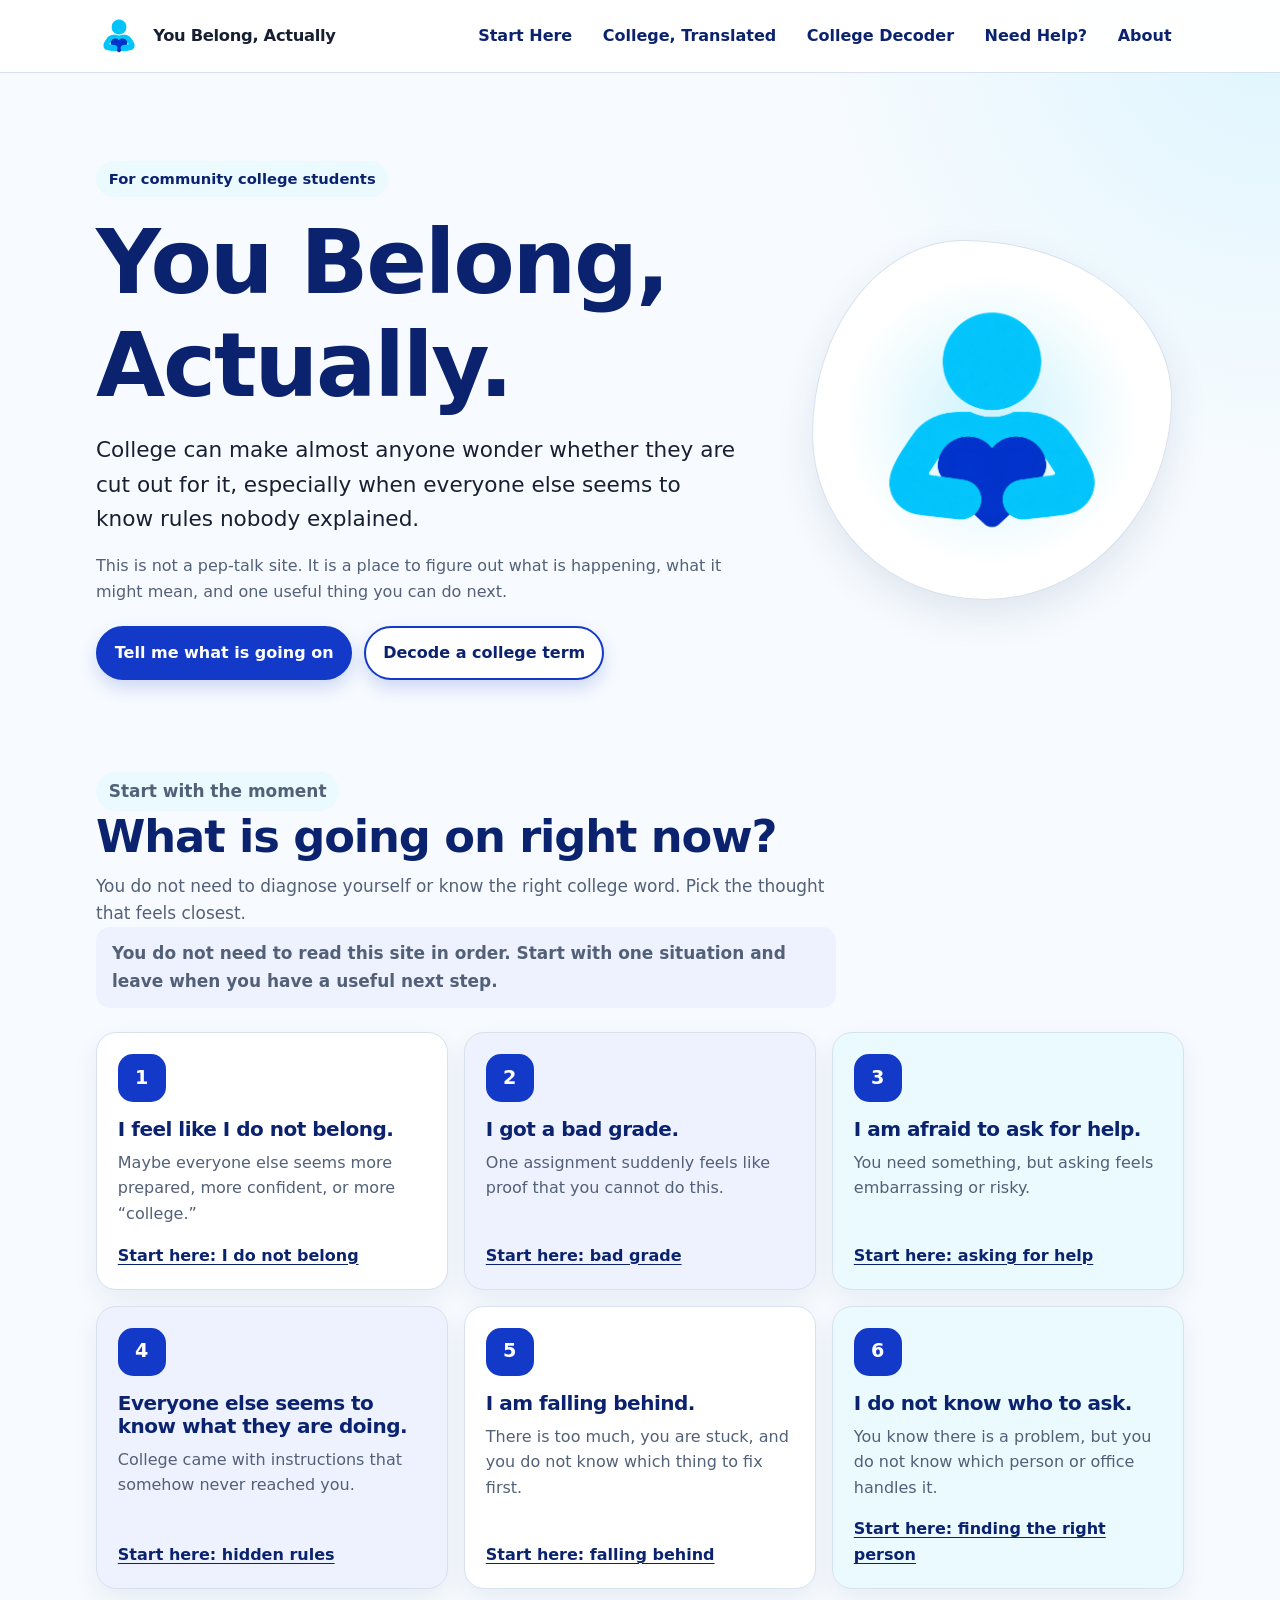
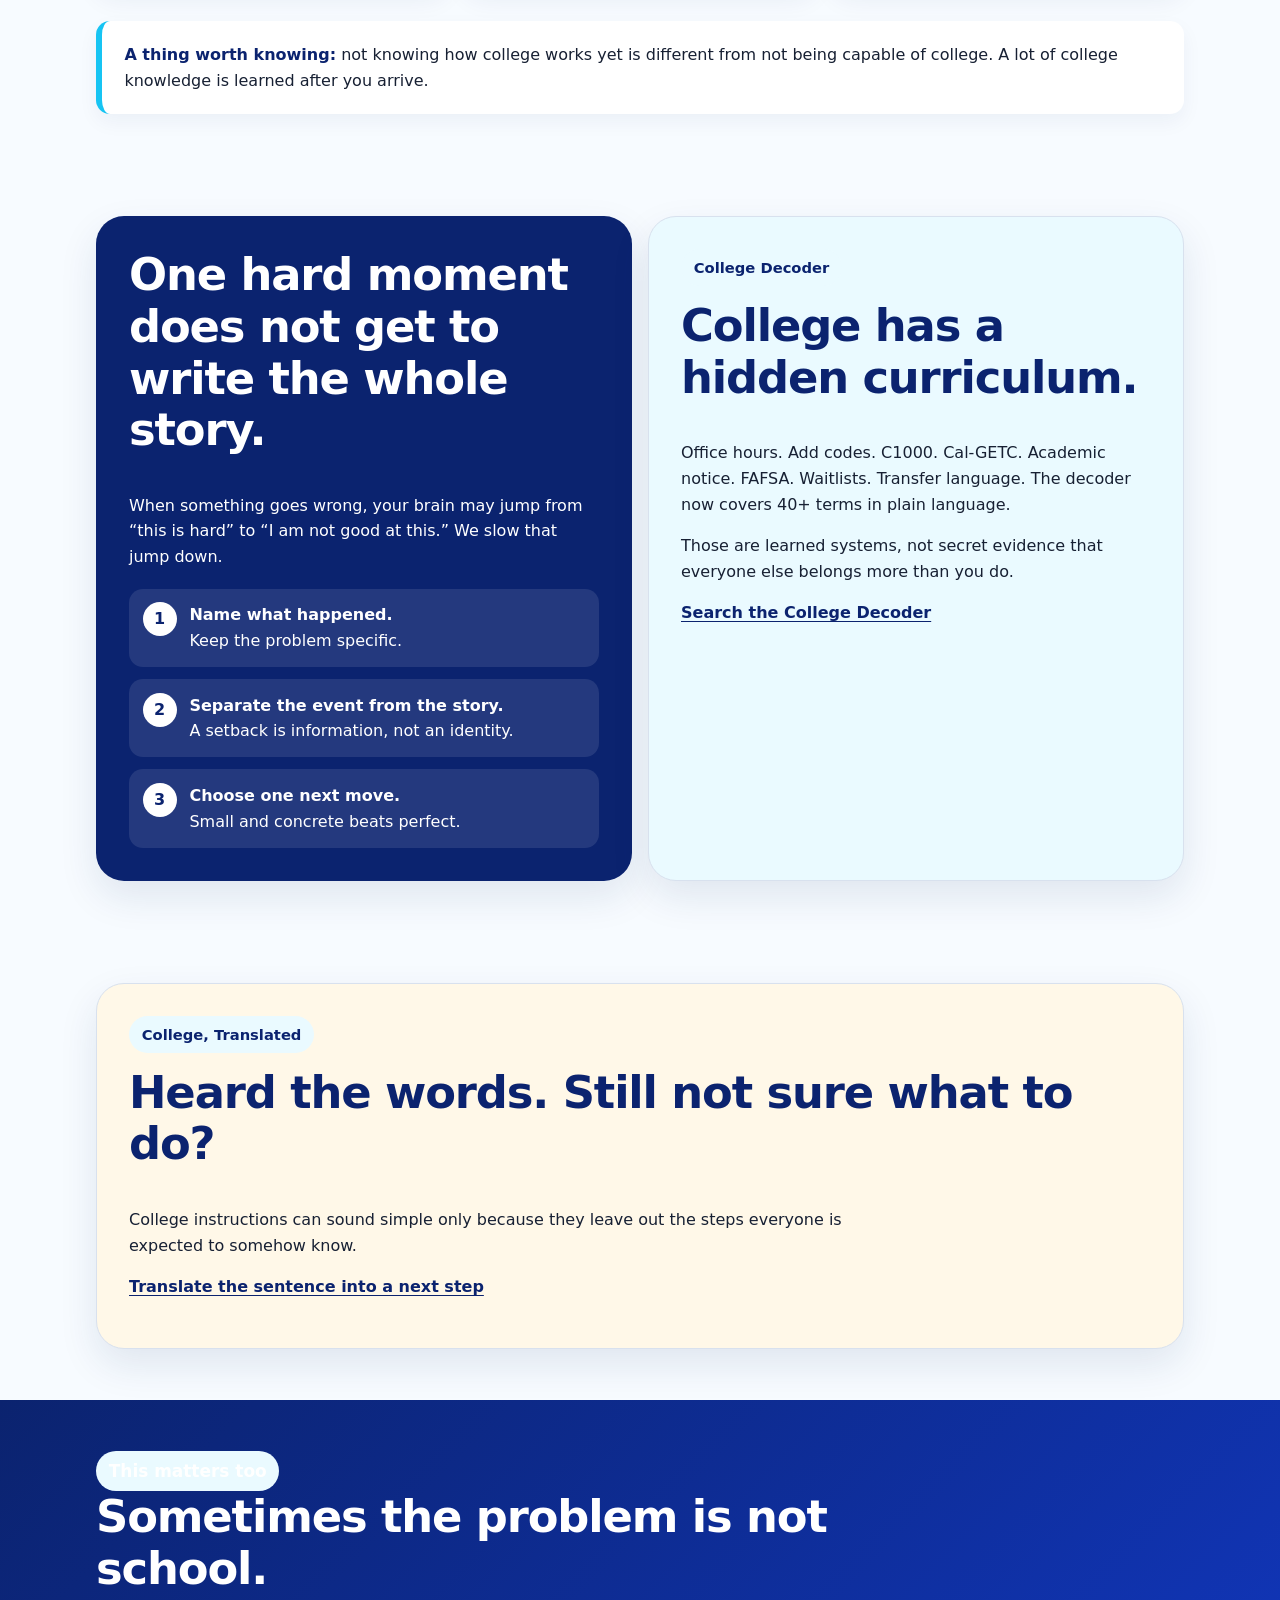
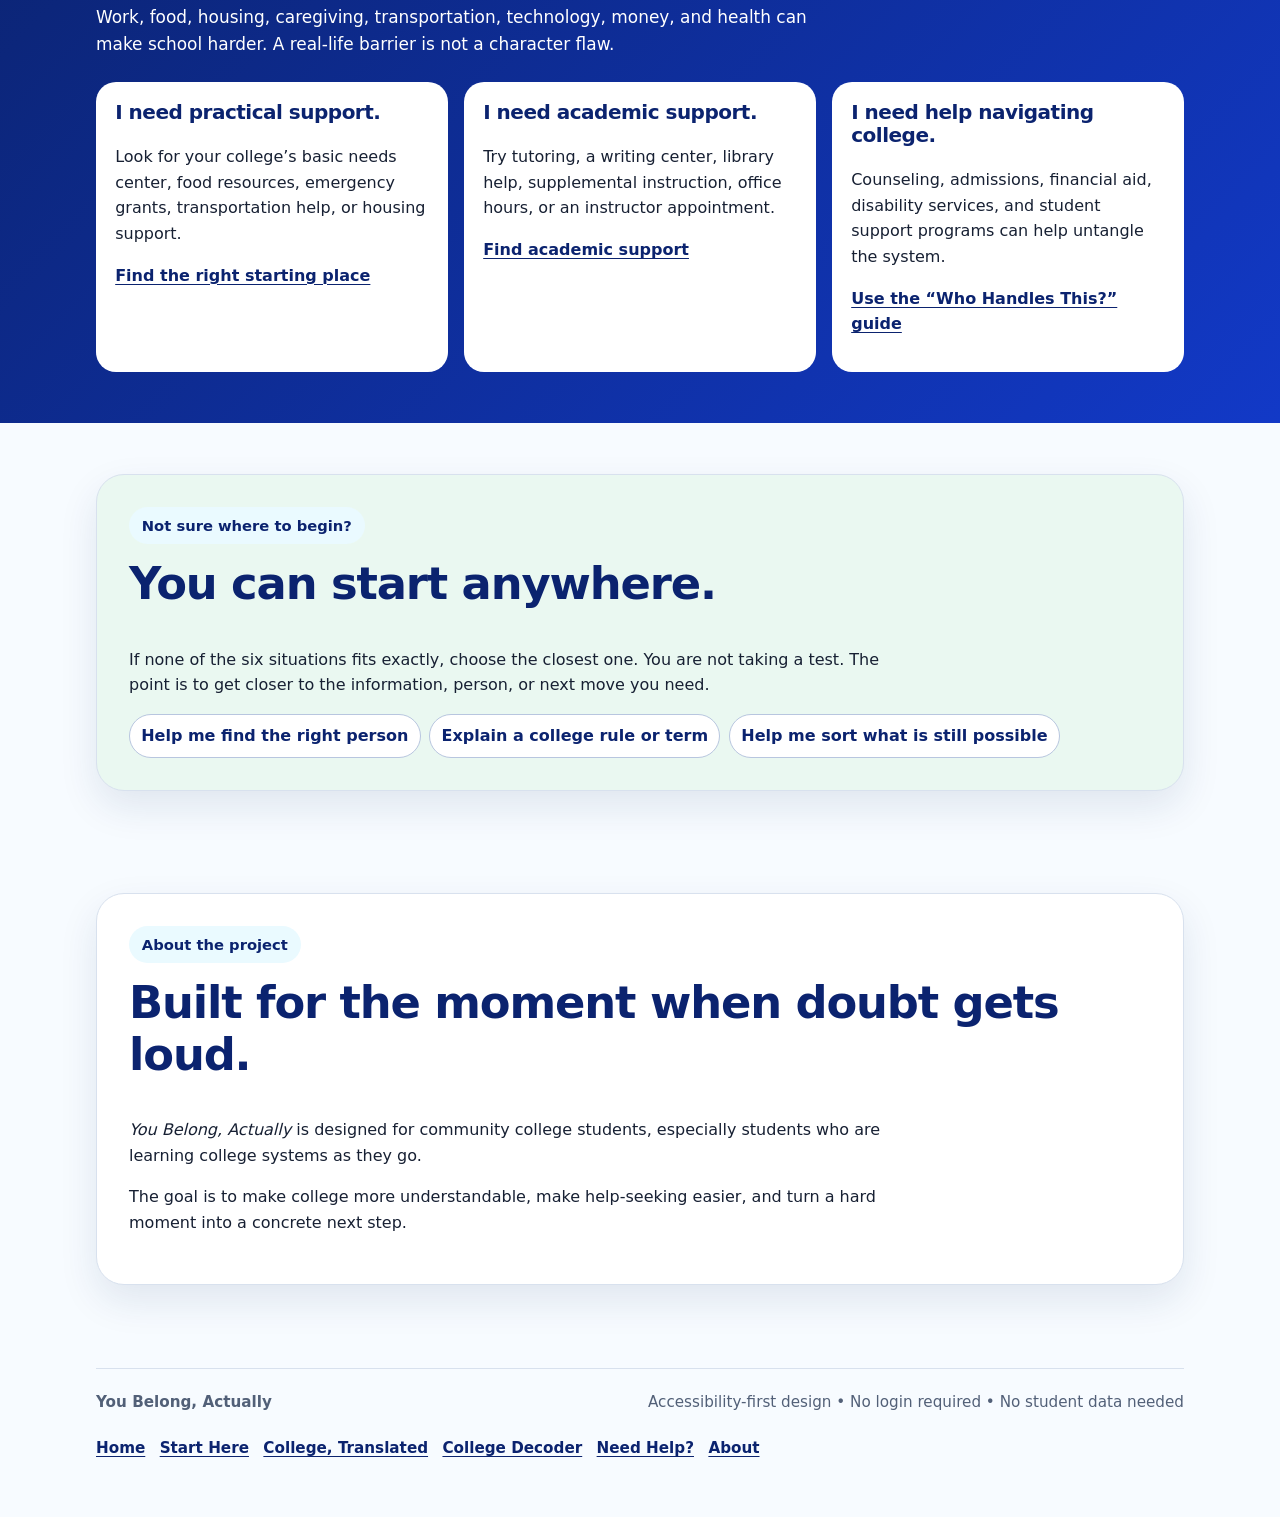
<file: index.html>
<!DOCTYPE html>

<html lang="en">
<head>
<meta charset="utf-8"/>
<meta content="width=device-width, initial-scale=1" name="viewport"/>
<meta content="You Belong, Actually helps community college students make sense of hard moments, hidden college rules, and the next step forward." name="description"/>
<title>You Belong, Actually</title>
<link href="favicon16.png" rel="icon" type="image/png"/>
<link href="styles.css" rel="stylesheet"/>
<meta content="#1239c7" name="theme-color"/></head>
<body>
<a class="skip-link" href="#main-content">Skip to main content</a>
<header class="site-header">
<nav aria-label="Main navigation" class="nav-wrap">
<a aria-label="You Belong, Actually home" class="brand" href="index.html">
<img alt="" src="favicon16.png"/>
<span>You Belong, Actually</span>
</a>
<ul class="nav-links">
<li><a href="#start">Start Here</a></li><li><a href="college-translated.html">College, Translated</a></li>
<li><a href="hidden-rules.html">College Decoder</a></li>
<li><a href="who-to-ask.html">Need Help?</a></li>
<li><a href="#about">About</a></li>
</ul>
</nav>
</header>
<main id="main-content">
<section class="hero">
<div>
<p class="eyebrow">For community college students</p>
<h1>You Belong, Actually.</h1>
<p class="hero-lede">
        College can make almost anyone wonder whether they are cut out for it,
        especially when everyone else seems to know rules nobody explained.
      </p>
<p class="hero-sub">
        This is not a pep-talk site. It is a place to figure out what is happening,
        what it might mean, and one useful thing you can do next.
      </p>
<div class="button-row">
<a class="button" href="#start">Tell me what is going on</a>
<a class="button secondary" href="hidden-rules.html">Decode a college term</a>
</div>
</div>
<div aria-hidden="true" class="hero-art">
<img alt="" src="favicon16.png"/>
</div>
</section>
<section aria-labelledby="start-heading" class="section" id="start">
<div class="section-heading">
<p class="eyebrow">Start with the moment</p>
<h2 id="start-heading">What is going on right now?</h2>
<p>You do not need to diagnose yourself or know the right college word. Pick the thought that feels closest.</p>
<p class="page-note">You do not need to read this site in order. Start with one situation and leave when you have a useful next step.</p></div>
<div class="moment-grid">
<article class="moment-card">
<div aria-hidden="true" class="icon-bubble">1</div>
<h3>I feel like I do not belong.</h3>
<p>Maybe everyone else seems more prepared, more confident, or more “college.”</p>
<a href="not-cut-out.html">Start here: I do not belong</a>
</article>
<article class="moment-card">
<div aria-hidden="true" class="icon-bubble">2</div>
<h3>I got a bad grade.</h3>
<p>One assignment suddenly feels like proof that you cannot do this.</p>
<a href="bad-grade.html">Start here: bad grade</a>
</article>
<article class="moment-card">
<div aria-hidden="true" class="icon-bubble">3</div>
<h3>I am afraid to ask for help.</h3>
<p>You need something, but asking feels embarrassing or risky.</p>
<a href="ask-for-help.html">Start here: asking for help</a>
</article>
<article class="moment-card">
<div aria-hidden="true" class="icon-bubble">4</div>
<h3>Everyone else seems to know what they are doing.</h3>
<p>College came with instructions that somehow never reached you.</p>
<a href="hidden-rules.html">Start here: hidden rules</a>
</article>
<article class="moment-card">
<div aria-hidden="true" class="icon-bubble">5</div>
<h3>I am falling behind.</h3>
<p>There is too much, you are stuck, and you do not know which thing to fix first.</p>
<a href="falling-behind.html">Start here: falling behind</a>
</article>
<article class="moment-card">
<div aria-hidden="true" class="icon-bubble">6</div>
<h3>I do not know who to ask.</h3>
<p>You know there is a problem, but you do not know which person or office handles it.</p>
<a href="who-to-ask.html">Start here: finding the right person</a>
</article>
</div>
<div class="plain-language">
<strong>A thing worth knowing:</strong>
      not knowing how college works yet is different from not being capable of college.
      A lot of college knowledge is learned after you arrive.
    </div>
</section>
<section aria-label="How this site helps" class="section">
<div class="two-column">
<article class="feature blue">
<h2>One hard moment does not get to write the whole story.</h2>
<p>When something goes wrong, your brain may jump from “this is hard” to “I am not good at this.” We slow that jump down.</p>
<div aria-label="A simple three-step process" class="step-list">
<div class="step"><span aria-hidden="true" class="step-number">1</span><div><strong>Name what happened.</strong><br/>Keep the problem specific.</div></div>
<div class="step"><span aria-hidden="true" class="step-number">2</span><div><strong>Separate the event from the story.</strong><br/>A setback is information, not an identity.</div></div>
<div class="step"><span aria-hidden="true" class="step-number">3</span><div><strong>Choose one next move.</strong><br/>Small and concrete beats perfect.</div></div>
</div>
</article>
<article class="feature cyan">
<p class="eyebrow">College Decoder</p>
<h2>College has a hidden curriculum.</h2>
<p>Office hours. Add codes. C1000. Cal-GETC. Academic notice. FAFSA. Waitlists. Transfer language. The decoder now covers 40+ terms in plain language.</p>
<p>Those are learned systems, not secret evidence that everyone else belongs more than you do.</p>
<p><a href="hidden-rules.html"><strong>Search the College Decoder</strong></a></p>
</article>
</div>
</section>
<section aria-labelledby="translated-home-heading" class="section" id="college-translated"><div class="feature warm"><p class="eyebrow">College, Translated</p><h2 id="translated-home-heading">Heard the words. Still not sure what to do?</h2><p>College instructions can sound simple only because they leave out the steps everyone is expected to somehow know.</p><p><a href="college-translated.html"><strong>Translate the sentence into a next step</strong></a></p></div></section><section class="resource-strip" id="practical-help">
<div class="section">
<div class="section-heading">
<p class="eyebrow">This matters too</p>
<h2>Sometimes the problem is not school.</h2>
<p>Work, food, housing, caregiving, transportation, technology, money, and health can make school harder. A real-life barrier is not a character flaw.</p>
</div>
<div class="resource-grid">
<article class="resource-card">
<h3>I need practical support.</h3>
<p>Look for your college’s basic needs center, food resources, emergency grants, transportation help, or housing support.</p><p><a href="who-to-ask.html#practical-support"><strong>Find the right starting place</strong></a></p>
</article>
<article class="resource-card">
<h3>I need academic support.</h3>
<p>Try tutoring, a writing center, library help, supplemental instruction, office hours, or an instructor appointment.</p><p><a href="who-to-ask.html#academic-support"><strong>Find academic support</strong></a></p>
</article>
<article class="resource-card">
<h3>I need help navigating college.</h3>
<p>Counseling, admissions, financial aid, disability services, and student support programs can help untangle the system.</p><p><a href="who-to-ask.html"><strong>Use the “Who Handles This?” guide</strong></a></p>
</article>
</div>
</div>
</section>
<section aria-labelledby="start-anywhere-heading" class="section" id="start-anywhere">
<div class="feature good">
<p class="eyebrow">Not sure where to begin?</p>
<h2 id="start-anywhere-heading">You can start anywhere.</h2>
<p>If none of the six situations fits exactly, choose the closest one. You are not taking a test. The point is to get closer to the information, person, or next move you need.</p>
<div class="quick-links">
<a href="who-to-ask.html">Help me find the right person</a>
<a href="hidden-rules.html">Explain a college rule or term</a>
<a href="falling-behind.html">Help me sort what is still possible</a>
</div>
</div>
</section>
<section aria-labelledby="about-heading" class="section" id="about">
<div class="feature">
<p class="eyebrow">About the project</p>
<h2 id="about-heading">Built for the moment when doubt gets loud.</h2>
<p><em>You Belong, Actually</em> is designed for community college students, especially students who are learning college systems as they go.</p>
<p>The goal is to make college more understandable, make help-seeking easier, and turn a hard moment into a concrete next step.</p>
</div>
</section>
</main>
<footer class="footer">
<div class="footer-inner">
<div><strong>You Belong, Actually</strong></div>
<div>Accessibility-first design • No login required • No student data needed</div>
<nav aria-label="Footer navigation" class="footer-nav">
<a href="index.html">Home</a>
<a href="index.html#start">Start Here</a><a href="college-translated.html">College, Translated</a>
<a href="hidden-rules.html">College Decoder</a>
<a href="who-to-ask.html">Need Help?</a>
<a href="index.html#about">About</a>
</nav>
</div>
</footer>
</body>
</html>
</file>
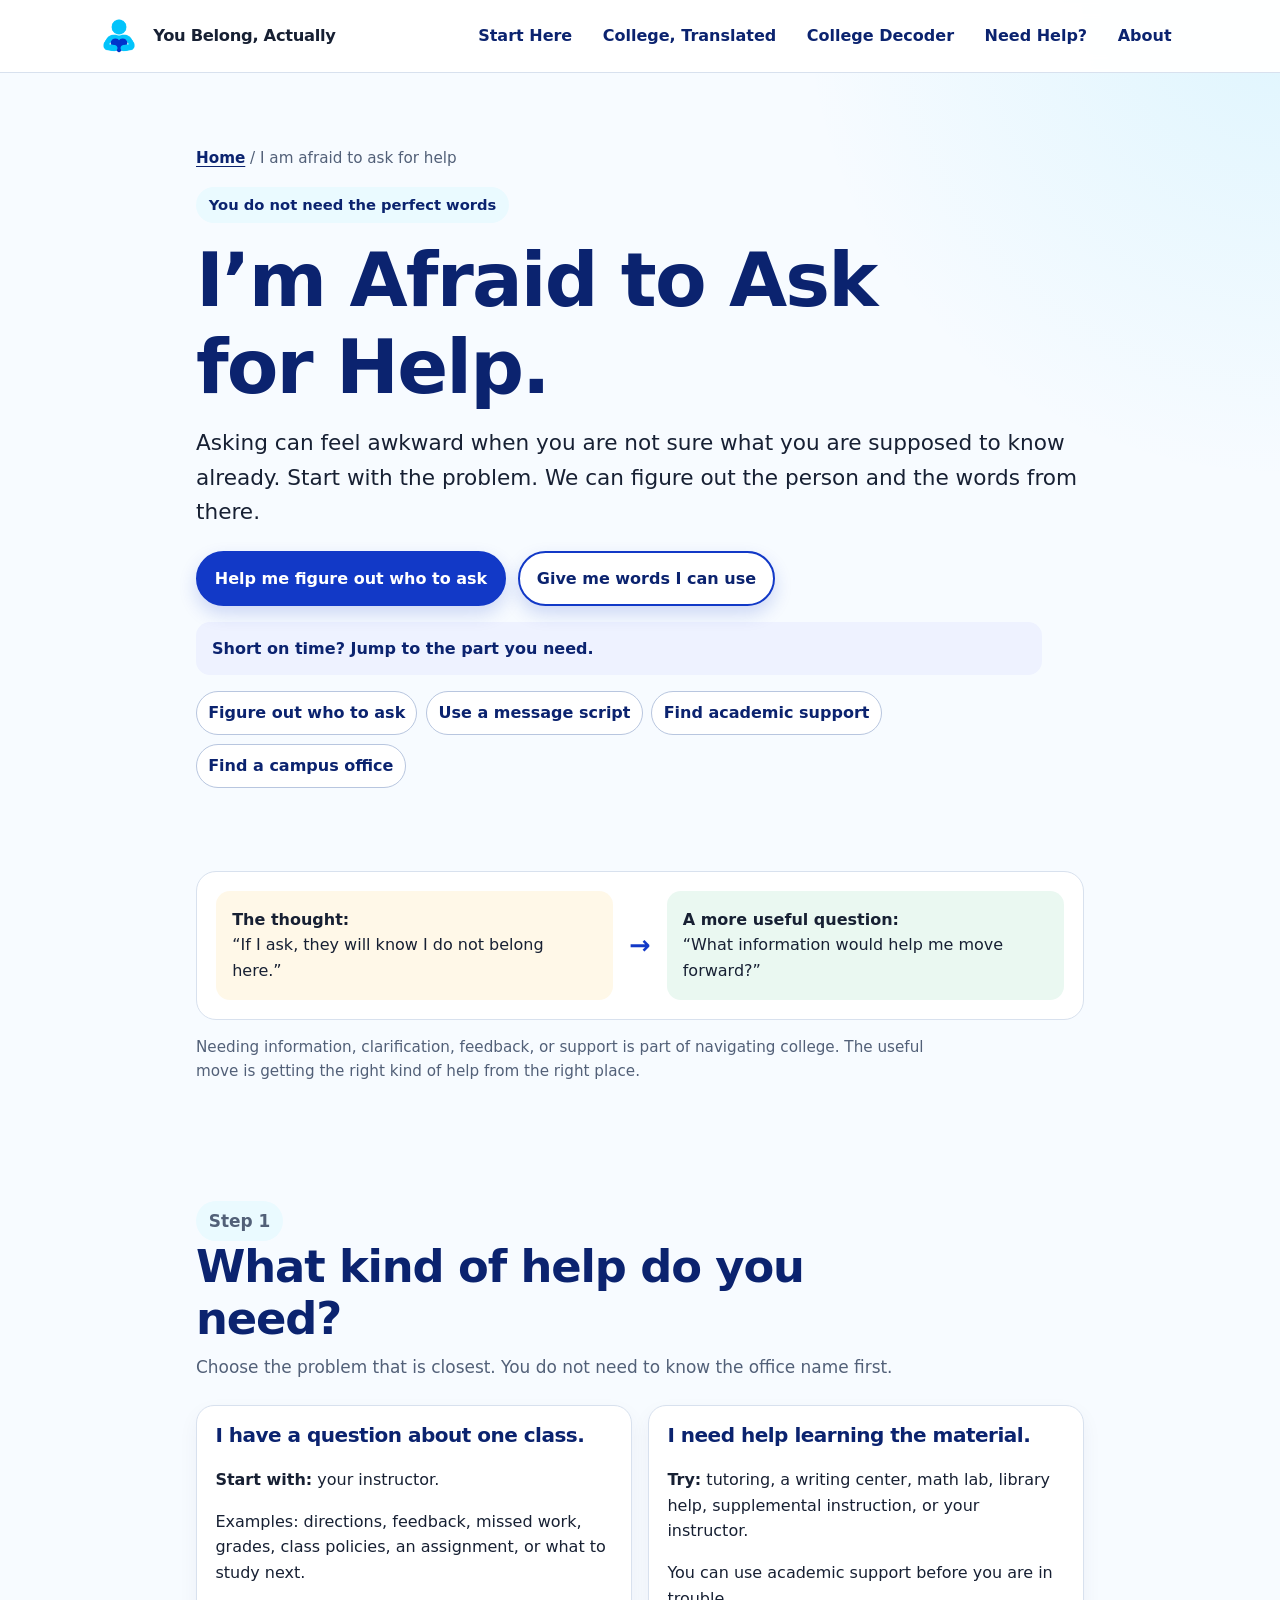
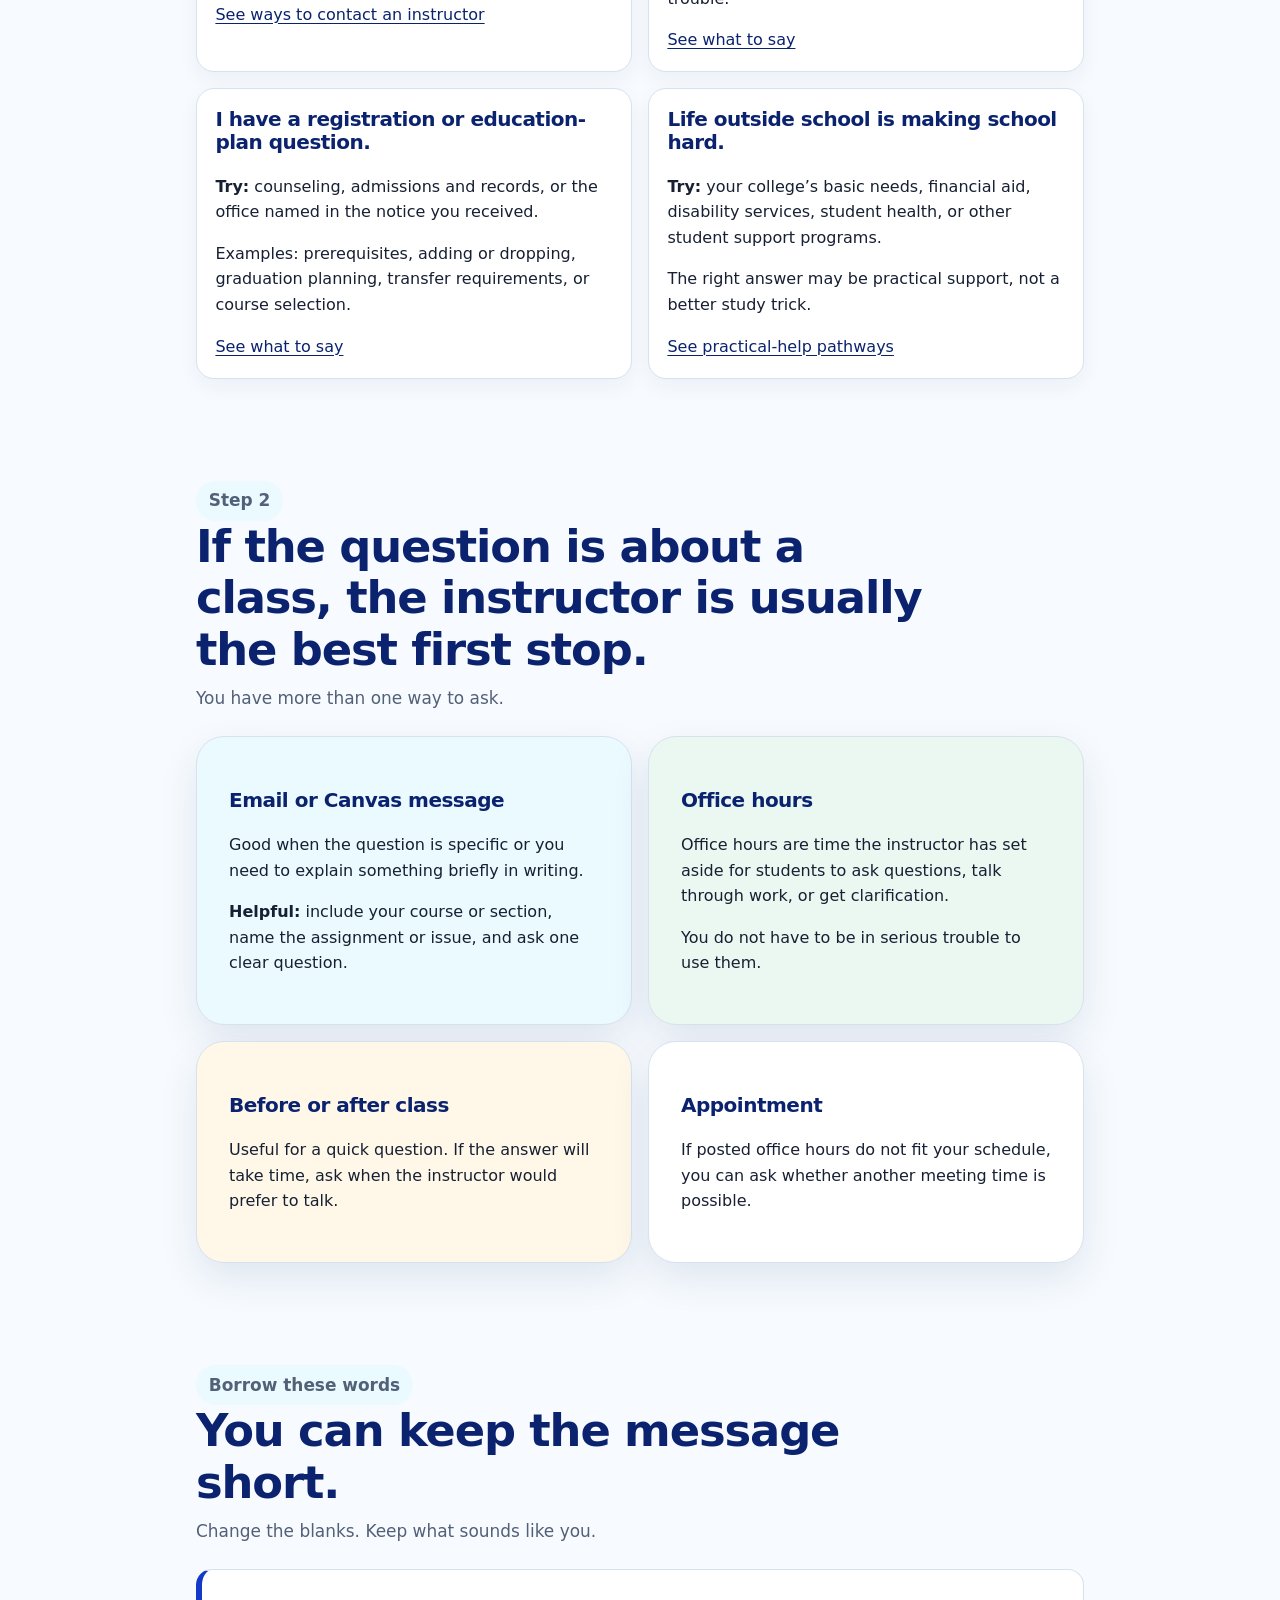
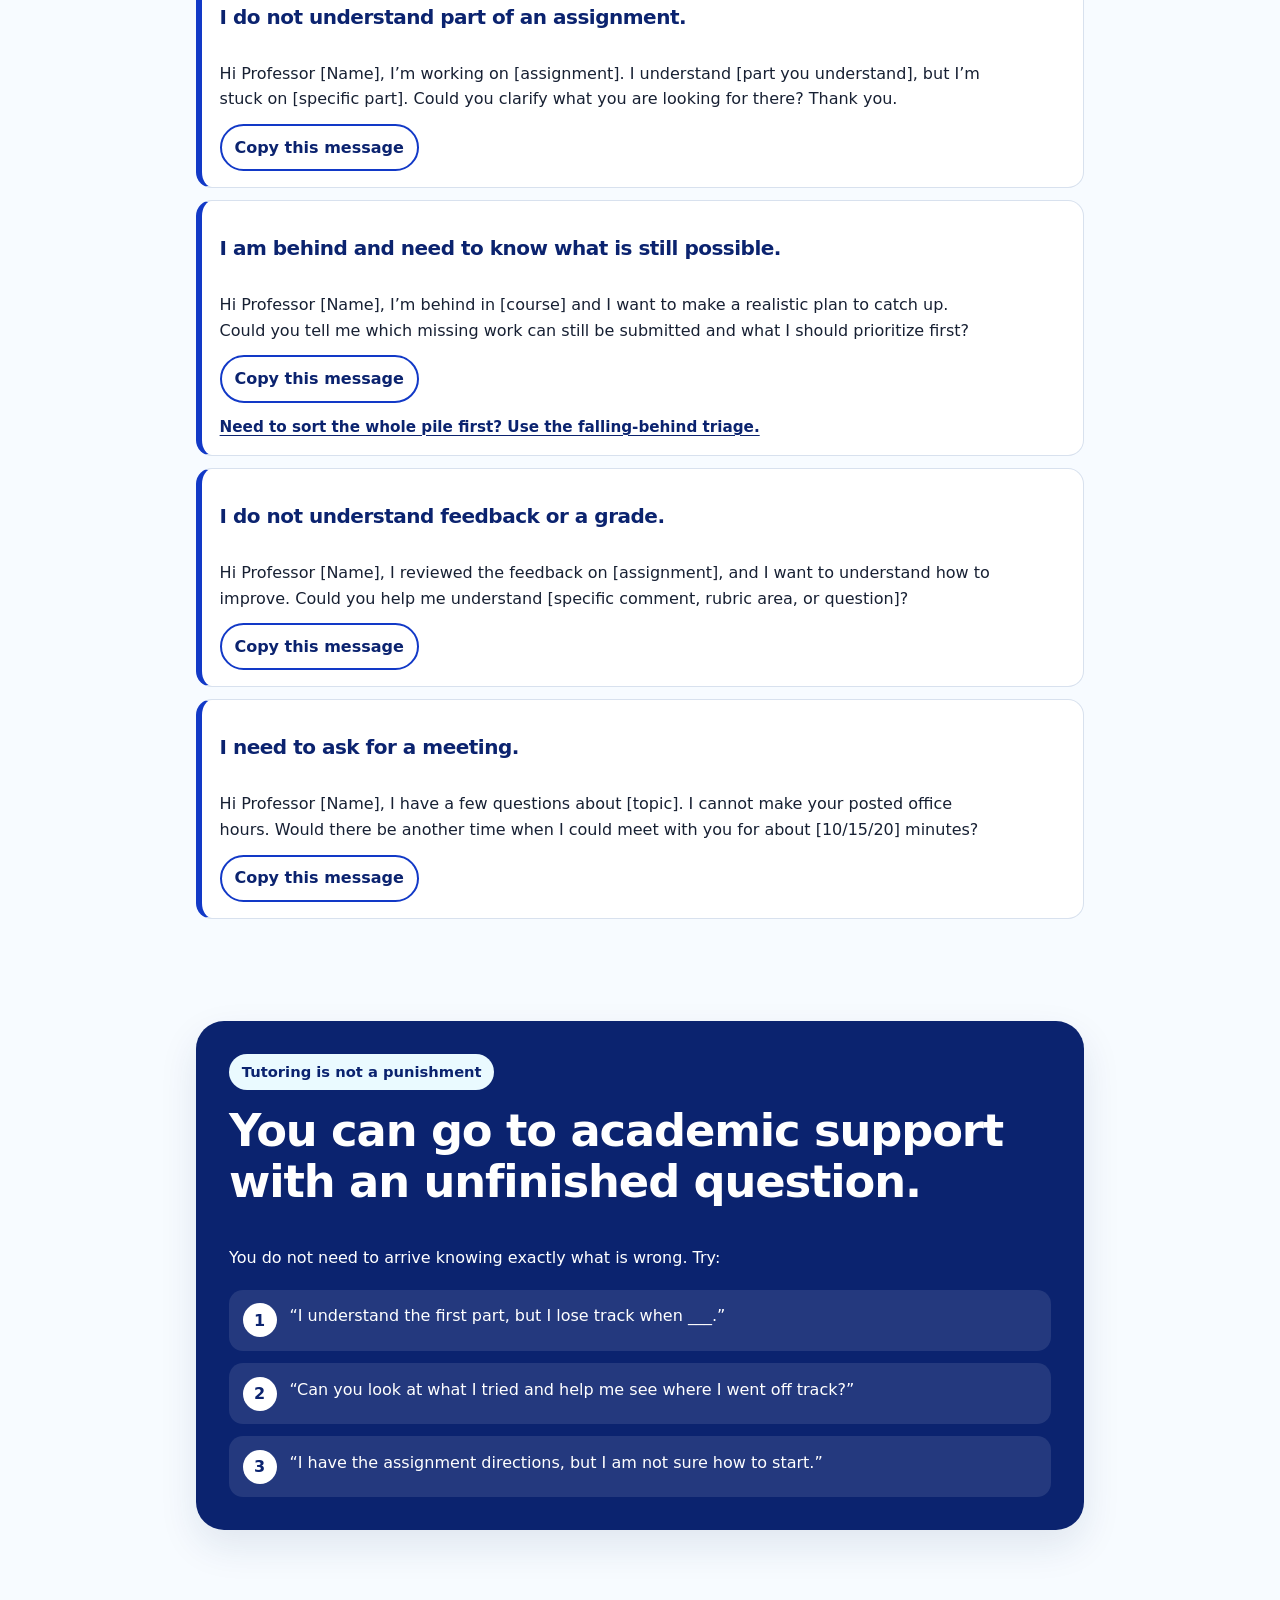
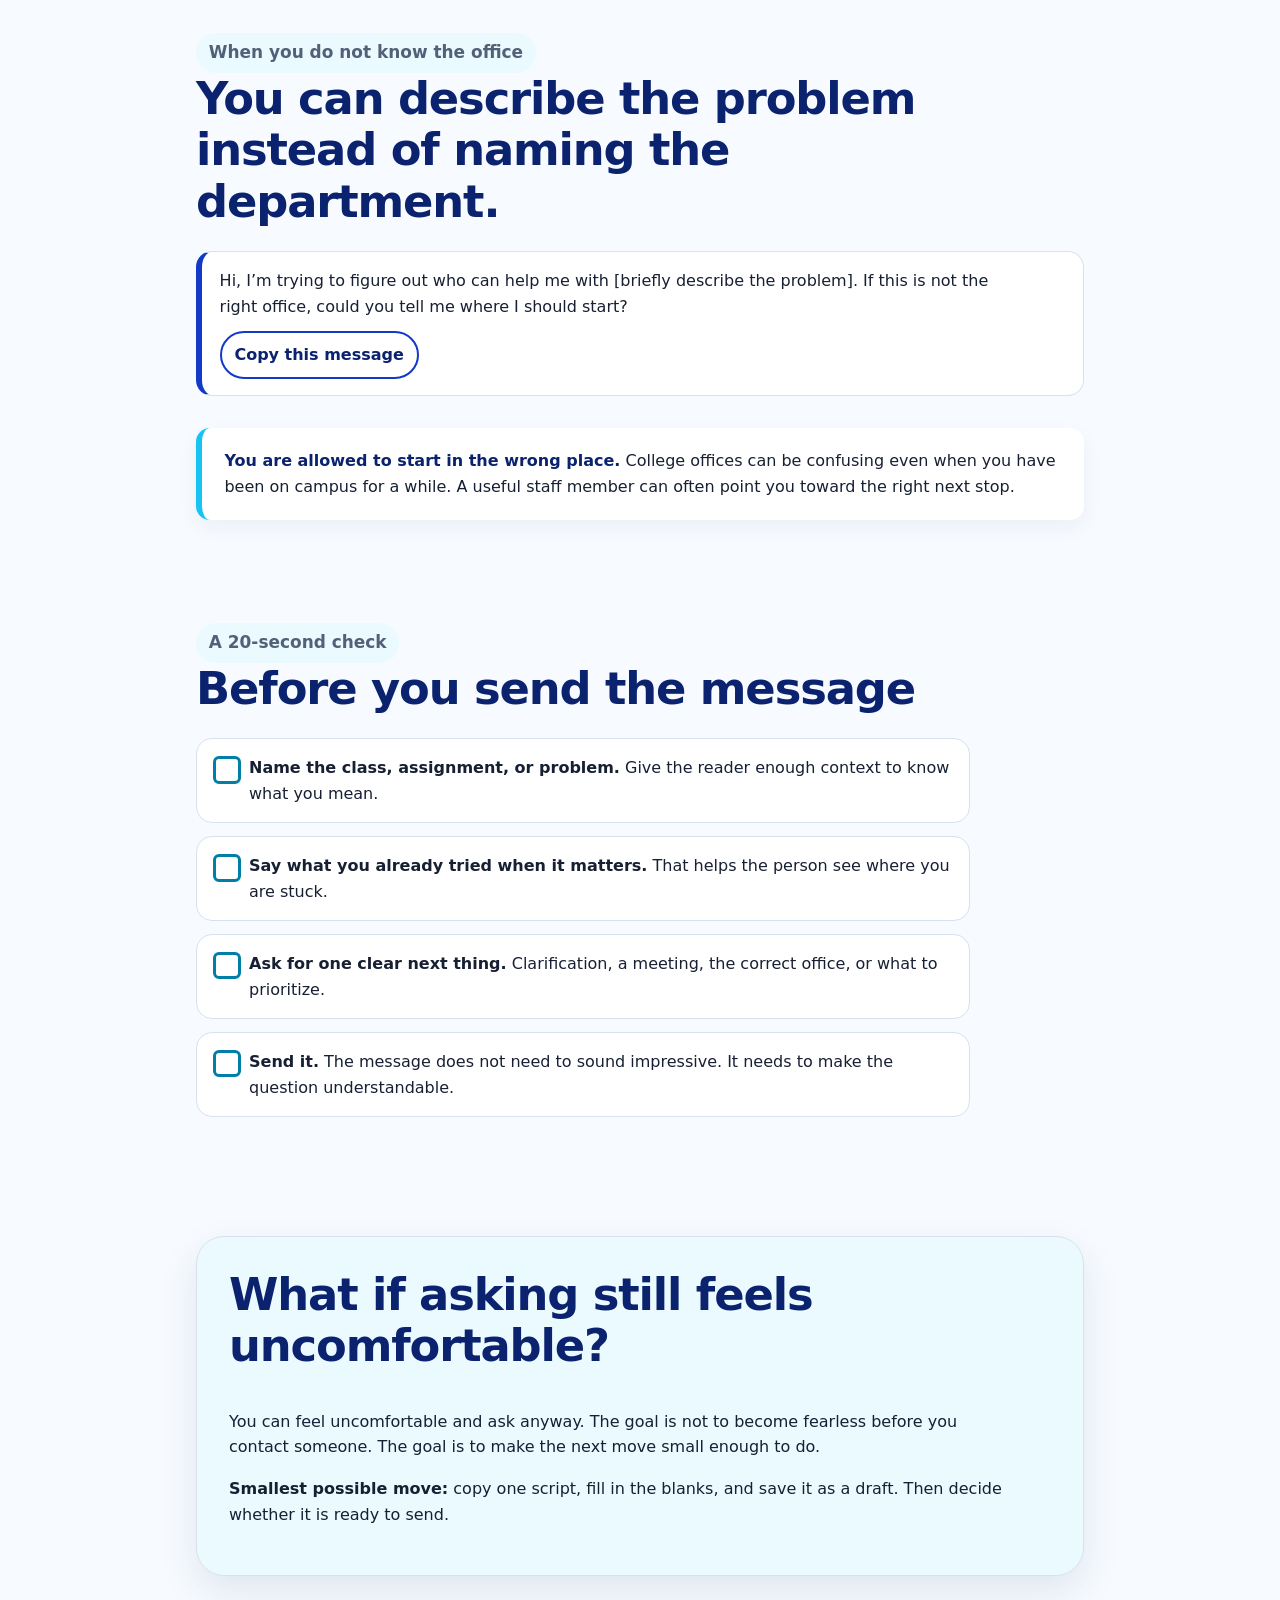
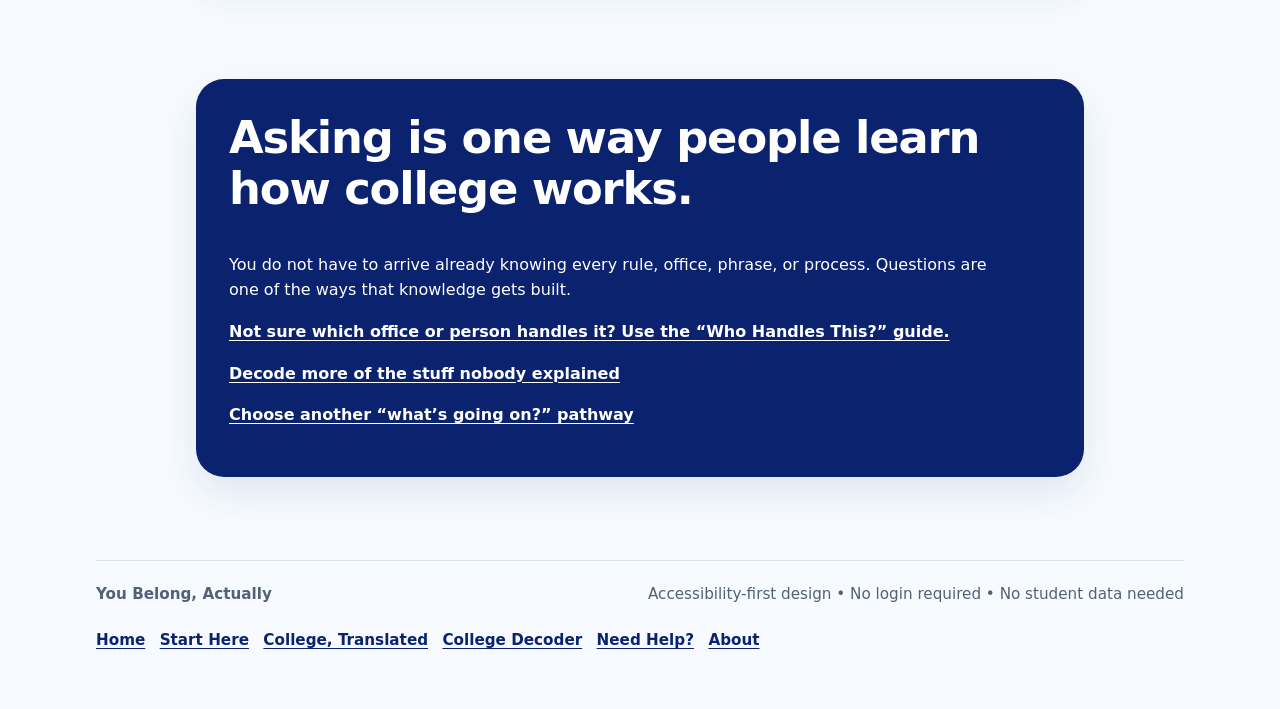
<file: ask-for-help.html>
<!DOCTYPE html>

<html lang="en">
<head>
<meta charset="utf-8"/>
<meta content="width=device-width, initial-scale=1" name="viewport"/>
<meta content="A practical guide for community college students who need help but are not sure who to ask or what to say." name="description"/>
<title>I’m Afraid to Ask for Help | You Belong, Actually</title>
<link href="favicon16.png" rel="icon" type="image/png"/>
<link href="styles.css" rel="stylesheet"/>
<meta content="#1239c7" name="theme-color"/></head>
<body>
<a class="skip-link" href="#main-content">Skip to main content</a>
<header class="site-header">
<nav aria-label="Main navigation" class="nav-wrap">
<a aria-label="You Belong, Actually home" class="brand" href="index.html">
<img alt="" src="favicon16.png"/>
<span>You Belong, Actually</span>
</a>
<ul class="nav-links">
<li><a href="index.html#start">Start Here</a></li><li><a href="college-translated.html">College, Translated</a></li>
<li><a href="hidden-rules.html">College Decoder</a></li>
<li><a href="who-to-ask.html">Need Help?</a></li>
<li><a href="index.html#about">About</a></li>
</ul>
</nav>
</header>
<main id="main-content">
<section class="page-hero">
<nav aria-label="Breadcrumb" class="breadcrumbs"><a href="index.html">Home</a> / I am afraid to ask for help</nav>
<p class="eyebrow">You do not need the perfect words</p>
<h1>I’m Afraid to Ask for Help.</h1>
<p class="page-lede">
      Asking can feel awkward when you are not sure what you are supposed to know already.
      Start with the problem. We can figure out the person and the words from there.
    </p>
<div class="button-row">
<a class="button" href="#what-kind">Help me figure out who to ask</a>
<a class="button secondary" href="#scripts">Give me words I can use</a>
</div>
<p class="page-note">Short on time? Jump to the part you need.</p><div aria-label="Quick links" class="quick-links"><a href="#what-kind">Figure out who to ask</a><a href="#scripts">Use a message script</a><a href="#academic-support">Find academic support</a><a href="who-to-ask.html">Find a campus office</a></div></section>
<section aria-labelledby="reframe-heading" class="section narrow">
<div class="reframe">
<div class="thought">
<strong>The thought:</strong><br/>
        “If I ask, they will know I do not belong here.”
      </div>
<div aria-hidden="true" class="arrow">→</div>
<div class="next-thought">
<strong>A more useful question:</strong><br/>
        “What information would help me move forward?”
      </div>
</div>
<p class="micro-note" id="reframe-heading">
      Needing information, clarification, feedback, or support is part of navigating college. The useful move is getting the right kind of help from the right place.
    </p>
</section>
<section aria-labelledby="what-kind-heading" class="section narrow" id="what-kind">
<div class="section-heading">
<p class="eyebrow">Step 1</p>
<h2 id="what-kind-heading">What kind of help do you need?</h2>
<p>Choose the problem that is closest. You do not need to know the office name first.</p>
</div>
<div class="who-grid">
<article class="who-card">
<h3>I have a question about one class.</h3>
<p><strong>Start with:</strong> your instructor.</p>
<p>Examples: directions, feedback, missed work, grades, class policies, an assignment, or what to study next.</p>
<p><a href="#instructor">See ways to contact an instructor</a></p>
</article>
<article class="who-card">
<h3>I need help learning the material.</h3>
<p><strong>Try:</strong> tutoring, a writing center, math lab, library help, supplemental instruction, or your instructor.</p>
<p>You can use academic support before you are in trouble.</p>
<p><a href="#academic-support">See what to say</a></p>
</article>
<article class="who-card">
<h3>I have a registration or education-plan question.</h3>
<p><strong>Try:</strong> counseling, admissions and records, or the office named in the notice you received.</p>
<p>Examples: prerequisites, adding or dropping, graduation planning, transfer requirements, or course selection.</p>
<p><a href="#college-office">See what to say</a></p>
</article>
<article class="who-card">
<h3>Life outside school is making school hard.</h3>
<p><strong>Try:</strong> your college’s basic needs, financial aid, disability services, student health, or other student support programs.</p>
<p>The right answer may be practical support, not a better study trick.</p>
<p><a href="index.html#practical-help">See practical-help pathways</a></p>
</article>
</div>
</section>
<section aria-labelledby="instructor-heading" class="section narrow" id="instructor">
<div class="section-heading">
<p class="eyebrow">Step 2</p>
<h2 id="instructor-heading">If the question is about a class, the instructor is usually the best first stop.</h2>
<p>You have more than one way to ask.</p>
</div>
<div class="two-column">
<article class="feature cyan">
<h3>Email or Canvas message</h3>
<p>Good when the question is specific or you need to explain something briefly in writing.</p>
<p><strong>Helpful:</strong> include your course or section, name the assignment or issue, and ask one clear question.</p>
</article>
<article class="feature good">
<h3>Office hours</h3>
<p>Office hours are time the instructor has set aside for students to ask questions, talk through work, or get clarification.</p>
<p>You do not have to be in serious trouble to use them.</p>
</article>
<article class="feature warm">
<h3>Before or after class</h3>
<p>Useful for a quick question. If the answer will take time, ask when the instructor would prefer to talk.</p>
</article>
<article class="feature">
<h3>Appointment</h3>
<p>If posted office hours do not fit your schedule, you can ask whether another meeting time is possible.</p>
</article>
</div>
</section>
<section aria-labelledby="scripts-heading" class="section narrow" id="scripts">
<div class="section-heading">
<p class="eyebrow">Borrow these words</p>
<h2 id="scripts-heading">You can keep the message short.</h2>
<p>Change the blanks. Keep what sounds like you.</p>
</div>
<div class="term-list">
<article class="copy-block">
<h3>I do not understand part of an assignment.</h3>
<p id="script-assignment">Hi Professor [Name], I’m working on [assignment]. I understand [part you understand], but I’m stuck on [specific part]. Could you clarify what you are looking for there? Thank you.</p>
<div class="copy-row">
<button class="copy-button" data-copy="script-assignment" type="button">Copy this message</button>
<span aria-live="polite" class="copy-status"></span>
</div>
</article>
<article class="copy-block">
<h3>I am behind and need to know what is still possible.</h3>
<p id="script-behind">Hi Professor [Name], I’m behind in [course] and I want to make a realistic plan to catch up. Could you tell me which missing work can still be submitted and what I should prioritize first?</p>
<div class="copy-row">
<button class="copy-button" data-copy="script-behind" type="button">Copy this message</button>
<span aria-live="polite" class="copy-status"></span>
</div>
<p class="micro-note"><a href="falling-behind.html"><strong>Need to sort the whole pile first? Use the falling-behind triage.</strong></a></p>
</article>
<article class="copy-block">
<h3>I do not understand feedback or a grade.</h3>
<p id="script-grade">Hi Professor [Name], I reviewed the feedback on [assignment], and I want to understand how to improve. Could you help me understand [specific comment, rubric area, or question]?</p>
<div class="copy-row">
<button class="copy-button" data-copy="script-grade" type="button">Copy this message</button>
<span aria-live="polite" class="copy-status"></span>
</div>
</article>
<article class="copy-block">
<h3>I need to ask for a meeting.</h3>
<p id="script-meeting">Hi Professor [Name], I have a few questions about [topic]. I cannot make your posted office hours. Would there be another time when I could meet with you for about [10/15/20] minutes?</p>
<div class="copy-row">
<button class="copy-button" data-copy="script-meeting" type="button">Copy this message</button>
<span aria-live="polite" class="copy-status"></span>
</div>
</article>
</div>
</section>
<section aria-labelledby="academic-heading" class="section narrow" id="academic-support">
<div class="feature blue">
<p class="eyebrow">Tutoring is not a punishment</p>
<h2 id="academic-heading">You can go to academic support with an unfinished question.</h2>
<p>You do not need to arrive knowing exactly what is wrong. Try:</p>
<div class="step-list">
<div class="step"><span aria-hidden="true" class="step-number">1</span><div>“I understand the first part, but I lose track when ___.”</div></div>
<div class="step"><span aria-hidden="true" class="step-number">2</span><div>“Can you look at what I tried and help me see where I went off track?”</div></div>
<div class="step"><span aria-hidden="true" class="step-number">3</span><div>“I have the assignment directions, but I am not sure how to start.”</div></div>
</div>
</div>
</section>
<section aria-labelledby="office-heading" class="section narrow" id="college-office">
<div class="section-heading">
<p class="eyebrow">When you do not know the office</p>
<h2 id="office-heading">You can describe the problem instead of naming the department.</h2>
</div>
<div class="copy-block">
<p id="script-office">Hi, I’m trying to figure out who can help me with [briefly describe the problem]. If this is not the right office, could you tell me where I should start?</p>
<div class="copy-row">
<button class="copy-button" data-copy="script-office" type="button">Copy this message</button>
<span aria-live="polite" class="copy-status"></span>
</div>
</div>
<div class="plain-language">
<strong>You are allowed to start in the wrong place.</strong>
      College offices can be confusing even when you have been on campus for a while. A useful staff member can often point you toward the right next stop.
    </div>
</section>
<section aria-labelledby="before-send-heading" class="section narrow">
<div class="section-heading">
<p class="eyebrow">A 20-second check</p>
<h2 id="before-send-heading">Before you send the message</h2>
</div>
<ul class="checklist">
<li><strong>Name the class, assignment, or problem.</strong> Give the reader enough context to know what you mean.</li>
<li><strong>Say what you already tried when it matters.</strong> That helps the person see where you are stuck.</li>
<li><strong>Ask for one clear next thing.</strong> Clarification, a meeting, the correct office, or what to prioritize.</li>
<li><strong>Send it.</strong> The message does not need to sound impressive. It needs to make the question understandable.</li>
</ul>
</section>
<section class="section narrow">
<div class="feature cyan">
<h2>What if asking still feels uncomfortable?</h2>
<p>You can feel uncomfortable and ask anyway. The goal is not to become fearless before you contact someone. The goal is to make the next move small enough to do.</p>
<p><strong>Smallest possible move:</strong> copy one script, fill in the blanks, and save it as a draft. Then decide whether it is ready to send.</p>
</div>
</section>
<section class="section narrow">
<div class="feature blue">
<h2>Asking is one way people learn how college works.</h2>
<p>You do not have to arrive already knowing every rule, office, phrase, or process. Questions are one of the ways that knowledge gets built.</p>
<p><a href="who-to-ask.html"><strong>Not sure which office or person handles it? Use the “Who Handles This?” guide.</strong></a></p>
<p><a href="hidden-rules.html"><strong>Decode more of the stuff nobody explained</strong></a></p>
<p><a href="index.html#start"><strong>Choose another “what’s going on?” pathway</strong></a></p>
</div>
</section>
</main>
<footer class="footer">
<div class="footer-inner">
<div><strong>You Belong, Actually</strong></div>
<div>Accessibility-first design • No login required • No student data needed</div>
<nav aria-label="Footer navigation" class="footer-nav">
<a href="index.html">Home</a>
<a href="index.html#start">Start Here</a><a href="college-translated.html">College, Translated</a>
<a href="hidden-rules.html">College Decoder</a>
<a href="who-to-ask.html">Need Help?</a>
<a href="index.html#about">About</a>
</nav>
</div>
</footer>
<script>
(function () {
  const buttons = document.querySelectorAll('[data-copy]');

  buttons.forEach(function (button) {
    button.addEventListener('click', async function () {
      const target = document.getElementById(button.getAttribute('data-copy'));
      const status = button.parentElement.querySelector('.copy-status');
      if (!target) return;

      try {
        await navigator.clipboard.writeText(target.textContent.trim());
        status.textContent = 'Copied.';
        button.textContent = 'Copied';
        window.setTimeout(function () {
          status.textContent = '';
          button.textContent = 'Copy this message';
        }, 2200);
      } catch (error) {
        status.textContent = 'Select the message above to copy it.';
      }
    });
  });
}());
</script>
</body>
</html>
</file>
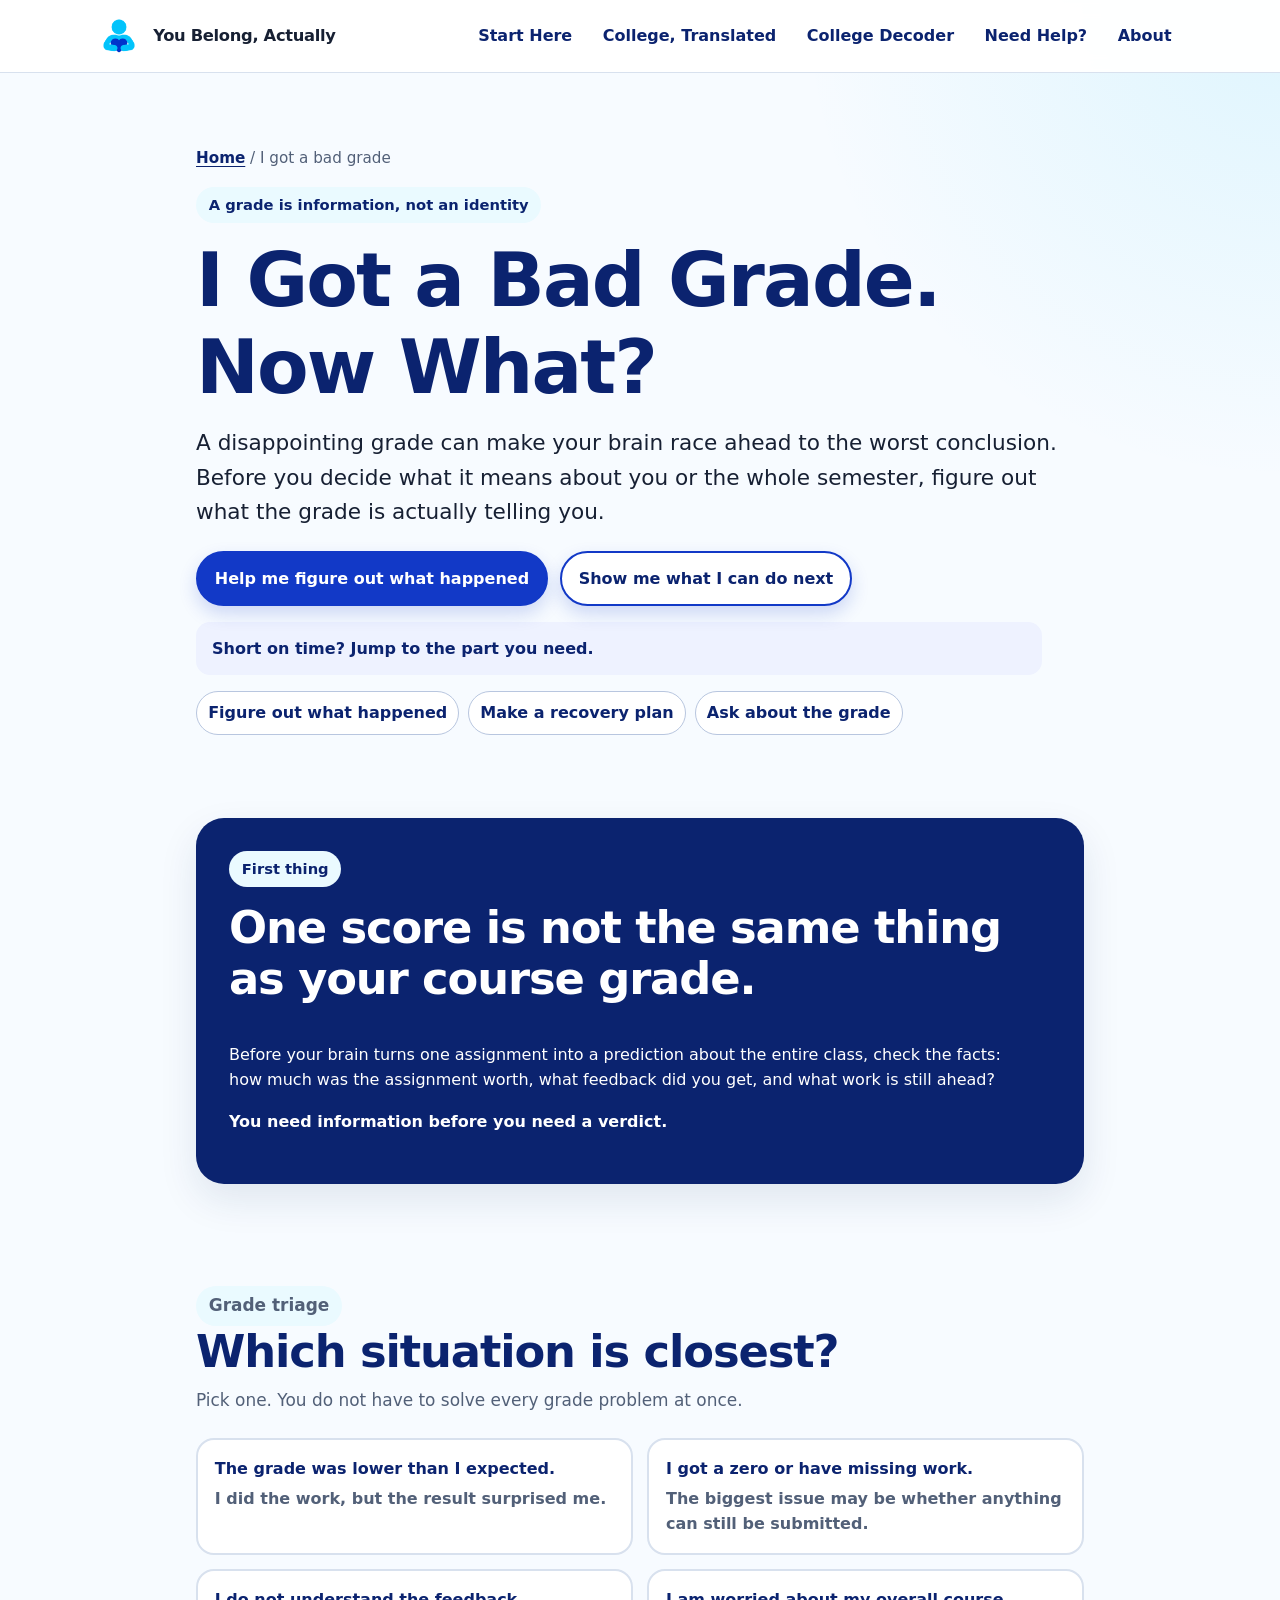
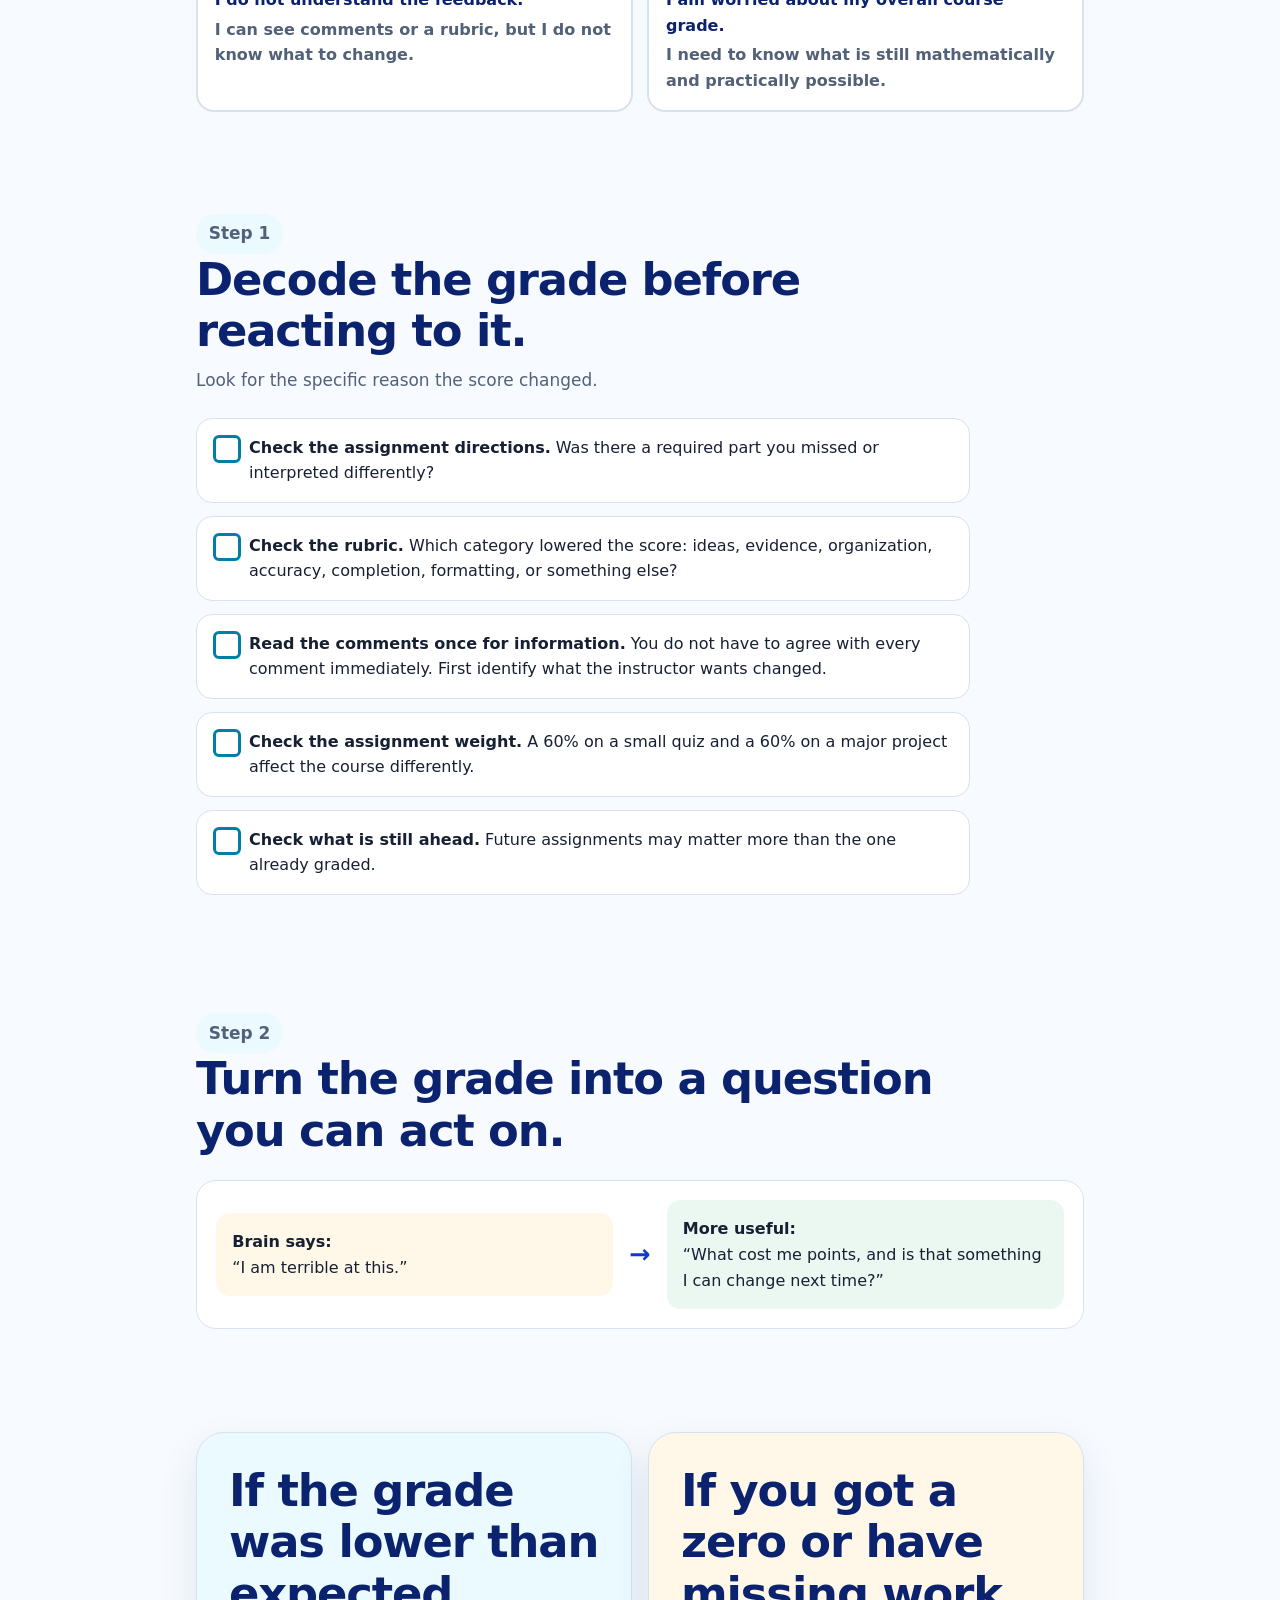
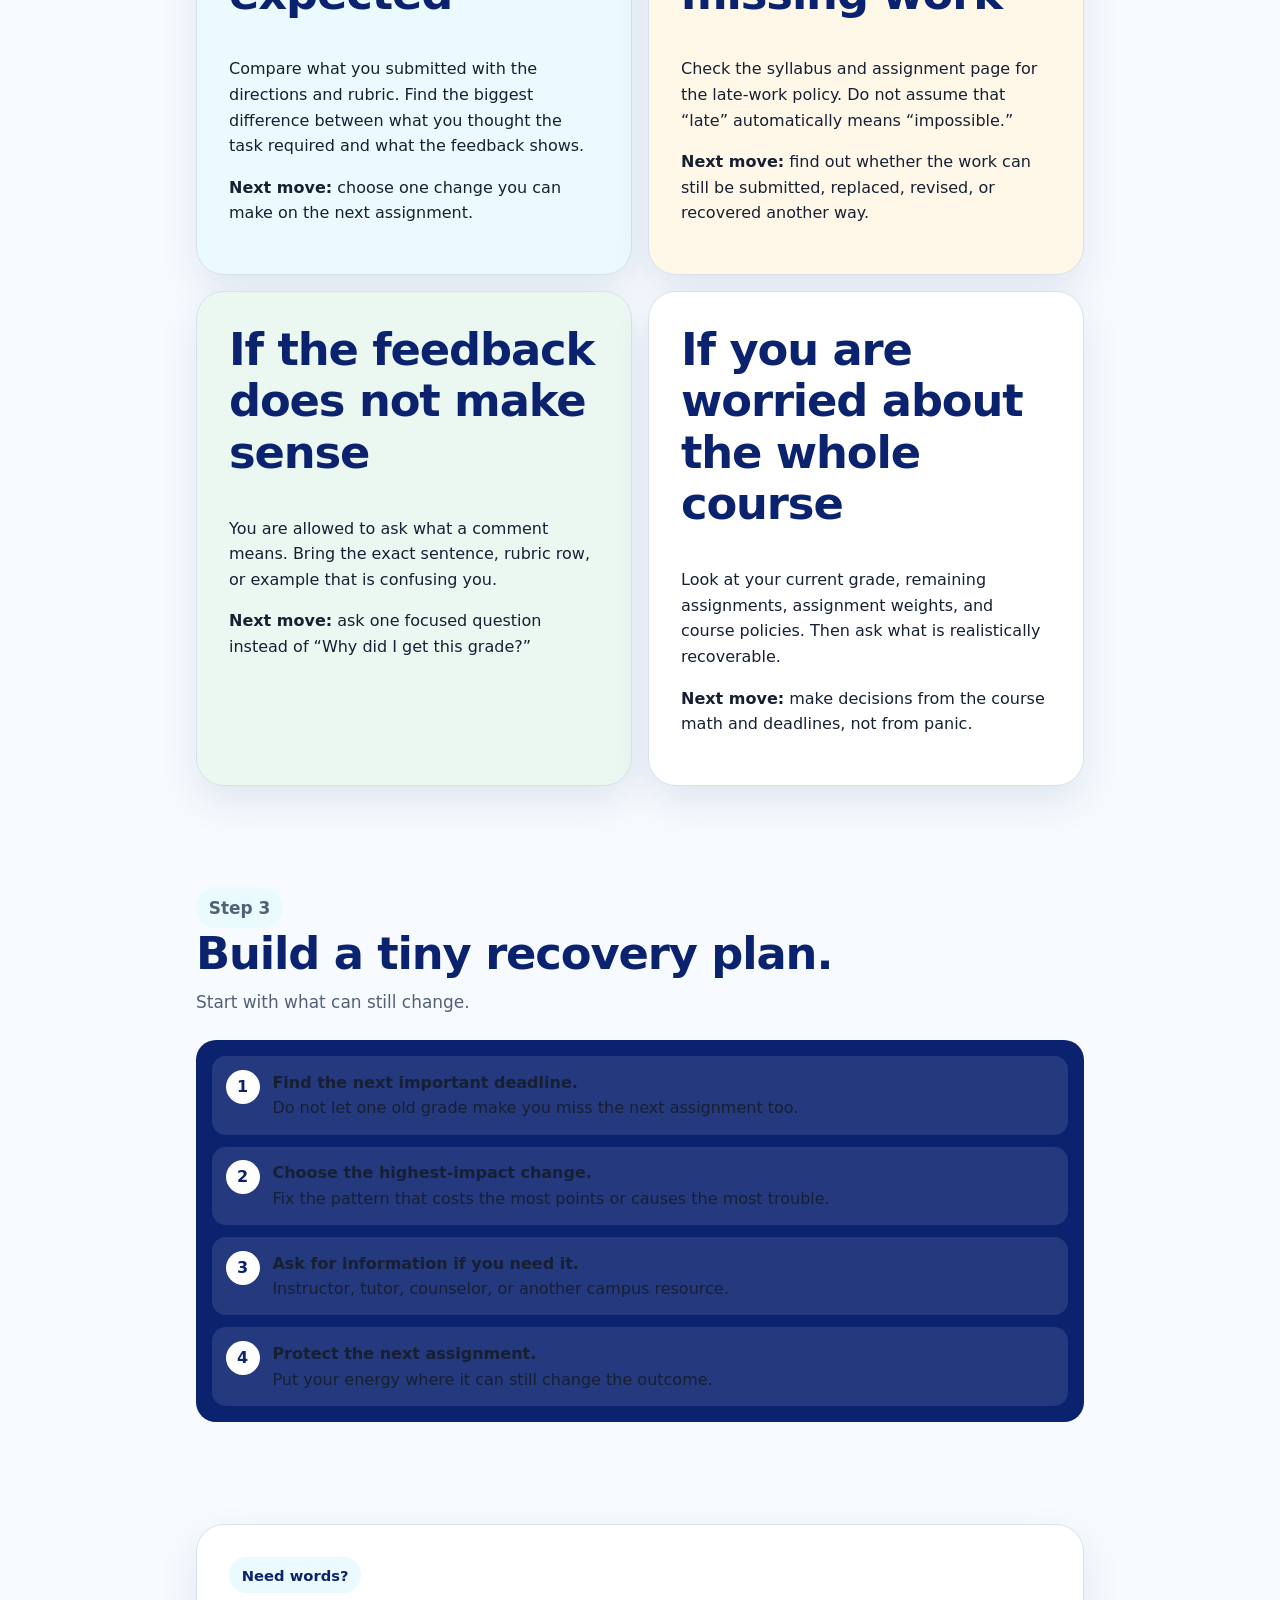
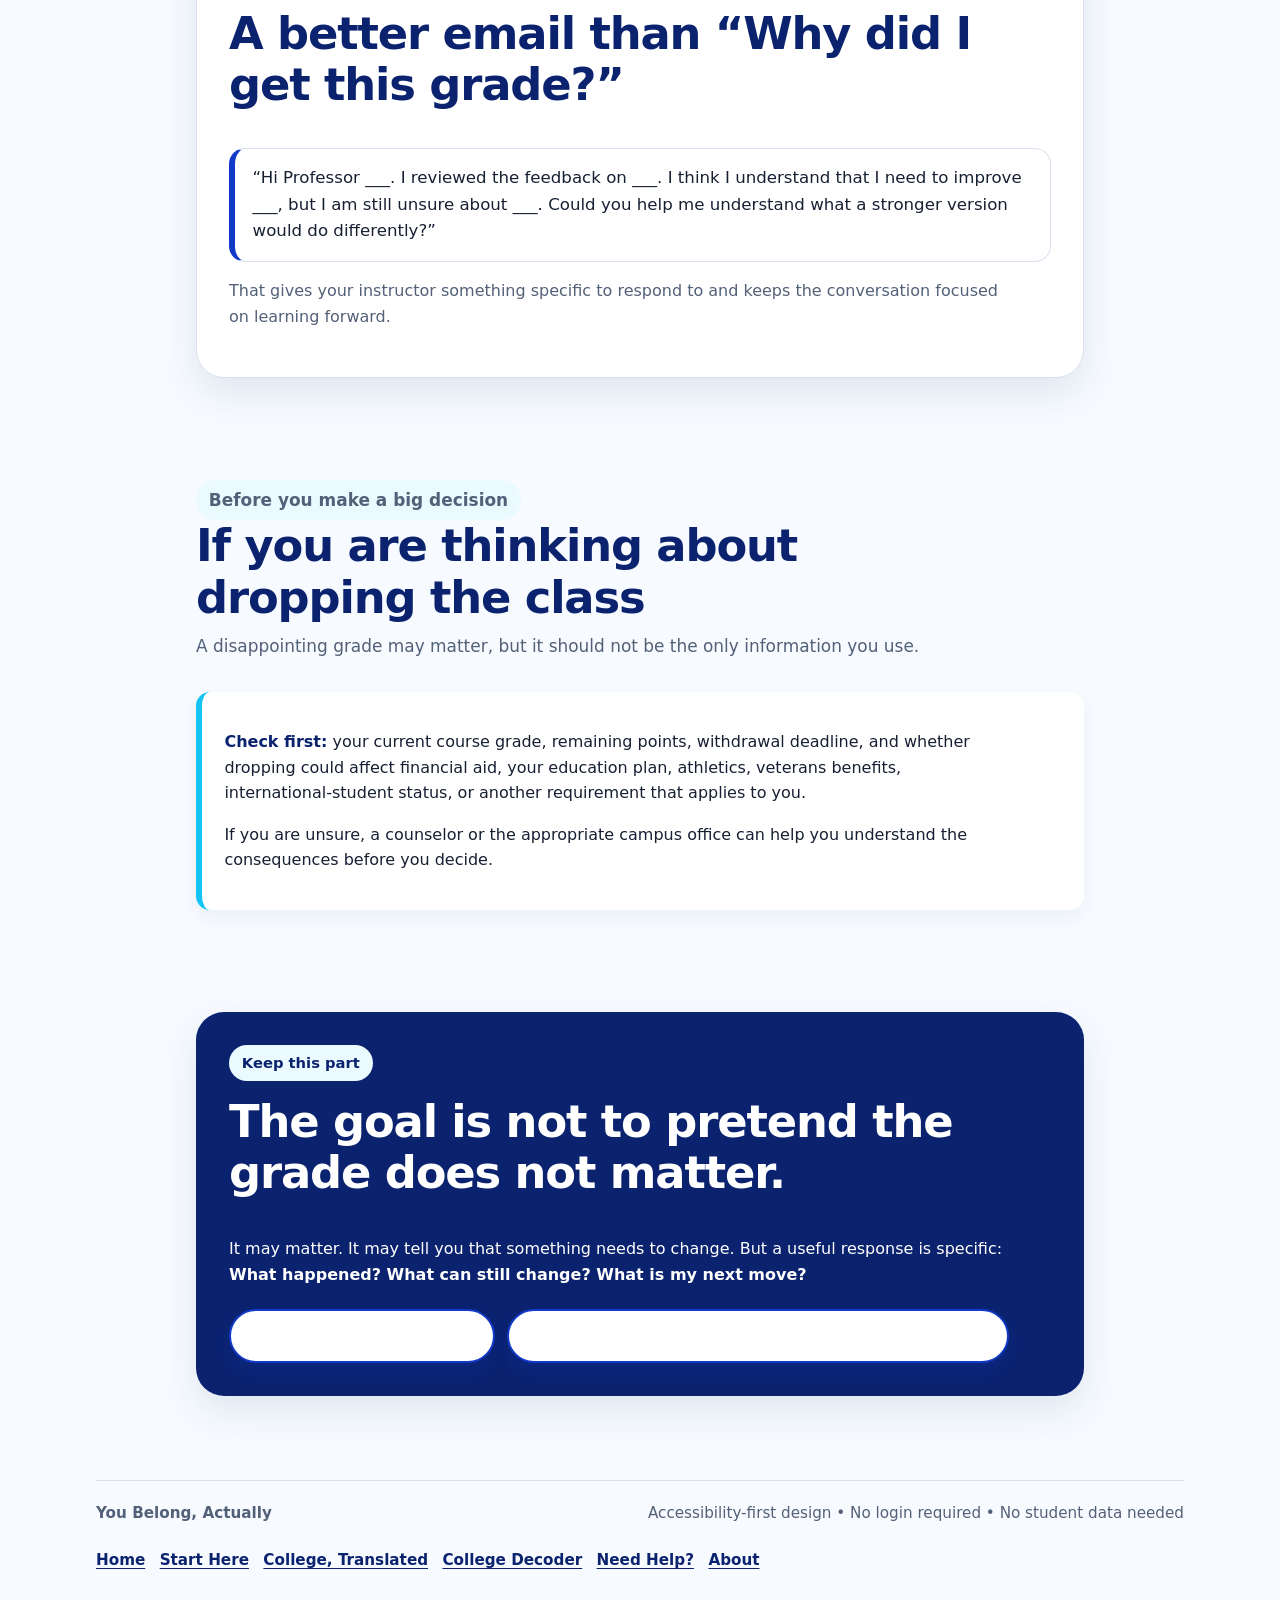
<file: bad-grade.html>
<!DOCTYPE html>

<html lang="en">
<head>
<meta charset="utf-8"/>
<meta content="width=device-width, initial-scale=1" name="viewport"/>
<meta content="A practical, shame-free guide for community college students after a disappointing grade." name="description"/>
<title>I Got a Bad Grade. Now What? | You Belong, Actually</title>
<link href="favicon16.png" rel="icon" type="image/png"/>
<link href="styles.css" rel="stylesheet"/>
<meta content="#1239c7" name="theme-color"/></head>
<body>
<a class="skip-link" href="#main-content">Skip to main content</a>
<header class="site-header">
<nav aria-label="Main navigation" class="nav-wrap">
<a aria-label="You Belong, Actually home" class="brand" href="index.html">
<img alt="" src="favicon16.png"/>
<span>You Belong, Actually</span>
</a>
<ul class="nav-links">
<li><a href="index.html#start">Start Here</a></li><li><a href="college-translated.html">College, Translated</a></li>
<li><a href="hidden-rules.html">College Decoder</a></li>
<li><a href="who-to-ask.html">Need Help?</a></li>
<li><a href="index.html#about">About</a></li>
</ul>
</nav>
</header>
<main id="main-content">
<section class="page-hero">
<nav aria-label="Breadcrumb" class="breadcrumbs"><a href="index.html">Home</a> / I got a bad grade</nav>
<p class="eyebrow">A grade is information, not an identity</p>
<h1>I Got a Bad Grade. Now What?</h1>
<p class="page-lede">
      A disappointing grade can make your brain race ahead to the worst conclusion.
      Before you decide what it means about you or the whole semester, figure out what the grade is actually telling you.
    </p>
<div class="button-row">
<a class="button" href="#triage">Help me figure out what happened</a>
<a class="button secondary" href="#recovery">Show me what I can do next</a>
</div>
<p class="page-note">Short on time? Jump to the part you need.</p><div aria-label="Quick links" class="quick-links"><a href="#triage">Figure out what happened</a><a href="#recovery">Make a recovery plan</a><a href="#email-heading">Ask about the grade</a></div></section>
<section aria-labelledby="pause-heading" class="section narrow">
<div class="feature blue">
<p class="eyebrow">First thing</p>
<h2 id="pause-heading">One score is not the same thing as your course grade.</h2>
<p>
        Before your brain turns one assignment into a prediction about the entire class, check the facts:
        how much was the assignment worth, what feedback did you get, and what work is still ahead?
      </p>
<p><strong>You need information before you need a verdict.</strong></p>
</div>
</section>
<section aria-labelledby="triage-heading" class="section narrow" id="triage">
<div class="section-heading">
<p class="eyebrow">Grade triage</p>
<h2 id="triage-heading">Which situation is closest?</h2>
<p>Pick one. You do not have to solve every grade problem at once.</p>
</div>
<div class="choice-grid">
<a class="choice-card" href="#lower-than-expected">
        The grade was lower than I expected.
        <span>I did the work, but the result surprised me.</span>
</a>
<a class="choice-card" href="#zero-missing">
        I got a zero or have missing work.
        <span>The biggest issue may be whether anything can still be submitted.</span>
</a>
<a class="choice-card" href="#feedback-confusing">
        I do not understand the feedback.
        <span>I can see comments or a rubric, but I do not know what to change.</span>
</a>
<a class="choice-card" href="#course-grade">
        I am worried about my overall course grade.
        <span>I need to know what is still mathematically and practically possible.</span>
</a>
</div>
</section>
<section aria-labelledby="decode-heading" class="section narrow">
<div class="section-heading">
<p class="eyebrow">Step 1</p>
<h2 id="decode-heading">Decode the grade before reacting to it.</h2>
<p>Look for the specific reason the score changed.</p>
</div>
<ul class="checklist">
<li><strong>Check the assignment directions.</strong> Was there a required part you missed or interpreted differently?</li>
<li><strong>Check the rubric.</strong> Which category lowered the score: ideas, evidence, organization, accuracy, completion, formatting, or something else?</li>
<li><strong>Read the comments once for information.</strong> You do not have to agree with every comment immediately. First identify what the instructor wants changed.</li>
<li><strong>Check the assignment weight.</strong> A 60% on a small quiz and a 60% on a major project affect the course differently.</li>
<li><strong>Check what is still ahead.</strong> Future assignments may matter more than the one already graded.</li>
</ul>
</section>
<section aria-labelledby="reframe-heading" class="section narrow">
<div class="section-heading">
<p class="eyebrow">Step 2</p>
<h2 id="reframe-heading">Turn the grade into a question you can act on.</h2>
</div>
<div class="reframe">
<div class="thought"><strong>Brain says:</strong><br/>“I am terrible at this.”</div>
<div aria-hidden="true" class="arrow">→</div>
<div class="next-thought"><strong>More useful:</strong><br/>“What cost me points, and is that something I can change next time?”</div>
</div>
</section>
<section aria-label="Common grade situations" class="section narrow">
<div class="two-column">
<article class="feature cyan" id="lower-than-expected">
<h2>If the grade was lower than expected</h2>
<p>Compare what you submitted with the directions and rubric. Find the biggest difference between what you thought the task required and what the feedback shows.</p>
<p><strong>Next move:</strong> choose one change you can make on the next assignment.</p>
</article>
<article class="feature warm" id="zero-missing">
<h2>If you got a zero or have missing work</h2>
<p>Check the syllabus and assignment page for the late-work policy. Do not assume that “late” automatically means “impossible.”</p>
<p><strong>Next move:</strong> find out whether the work can still be submitted, replaced, revised, or recovered another way.</p>
</article>
<article class="feature good" id="feedback-confusing">
<h2>If the feedback does not make sense</h2>
<p>You are allowed to ask what a comment means. Bring the exact sentence, rubric row, or example that is confusing you.</p>
<p><strong>Next move:</strong> ask one focused question instead of “Why did I get this grade?”</p>
</article>
<article class="feature" id="course-grade">
<h2>If you are worried about the whole course</h2>
<p>Look at your current grade, remaining assignments, assignment weights, and course policies. Then ask what is realistically recoverable.</p>
<p><strong>Next move:</strong> make decisions from the course math and deadlines, not from panic.</p>
</article>
</div>
</section>
<section aria-labelledby="recovery-heading" class="section narrow" id="recovery">
<div class="section-heading">
<p class="eyebrow">Step 3</p>
<h2 id="recovery-heading">Build a tiny recovery plan.</h2>
<p>Start with what can still change.</p>
</div>
<div class="step-list" style="background:var(--blue-dark);padding:1rem;border-radius:20px;">
<div class="step">
<span aria-hidden="true" class="step-number">1</span>
<div><strong>Find the next important deadline.</strong><br/>Do not let one old grade make you miss the next assignment too.</div>
</div>
<div class="step">
<span aria-hidden="true" class="step-number">2</span>
<div><strong>Choose the highest-impact change.</strong><br/>Fix the pattern that costs the most points or causes the most trouble.</div>
</div>
<div class="step">
<span aria-hidden="true" class="step-number">3</span>
<div><strong>Ask for information if you need it.</strong><br/>Instructor, tutor, counselor, or another campus resource.</div>
</div>
<div class="step">
<span aria-hidden="true" class="step-number">4</span>
<div><strong>Protect the next assignment.</strong><br/>Put your energy where it can still change the outcome.</div>
</div>
</div>
</section>
<section aria-labelledby="email-heading" class="section narrow">
<div class="feature">
<p class="eyebrow">Need words?</p>
<h2 id="email-heading">A better email than “Why did I get this grade?”</h2>
<div class="script-box">
        “Hi Professor ___. I reviewed the feedback on ___. I think I understand that I need to improve ___, but I am still unsure about ___. Could you help me understand what a stronger version would do differently?”
      </div>
<p class="muted">That gives your instructor something specific to respond to and keeps the conversation focused on learning forward.</p>
</div>
</section>
<section aria-labelledby="before-heading" class="section narrow">
<div class="section-heading">
<p class="eyebrow">Before you make a big decision</p>
<h2 id="before-heading">If you are thinking about dropping the class</h2>
<p>A disappointing grade may matter, but it should not be the only information you use.</p>
</div>
<div class="callout">
<p><strong>Check first:</strong> your current course grade, remaining points, withdrawal deadline, and whether dropping could affect financial aid, your education plan, athletics, veterans benefits, international-student status, or another requirement that applies to you.</p>
<p>If you are unsure, a counselor or the appropriate campus office can help you understand the consequences before you decide.</p>
</div>
</section>
<section aria-labelledby="remember-heading" class="section narrow">
<div class="feature blue">
<p class="eyebrow">Keep this part</p>
<h2 id="remember-heading">The goal is not to pretend the grade does not matter.</h2>
<p>
        It may matter. It may tell you that something needs to change. But a useful response is specific:
        <strong>What happened? What can still change? What is my next move?</strong>
</p>
<div class="button-row">
<a class="button secondary" href="index.html#start">Choose another situation</a>
<a class="button secondary" href="not-cut-out.html">This grade is making me question whether I belong</a>
</div>
</div>
</section>
</main>
<footer class="footer">
<div class="footer-inner">
<div><strong>You Belong, Actually</strong></div>
<div>Accessibility-first design • No login required • No student data needed</div>
<nav aria-label="Footer navigation" class="footer-nav">
<a href="index.html">Home</a>
<a href="index.html#start">Start Here</a><a href="college-translated.html">College, Translated</a>
<a href="hidden-rules.html">College Decoder</a>
<a href="who-to-ask.html">Need Help?</a>
<a href="index.html#about">About</a>
</nav>
</div>
</footer>
</body>
</html>
</file>
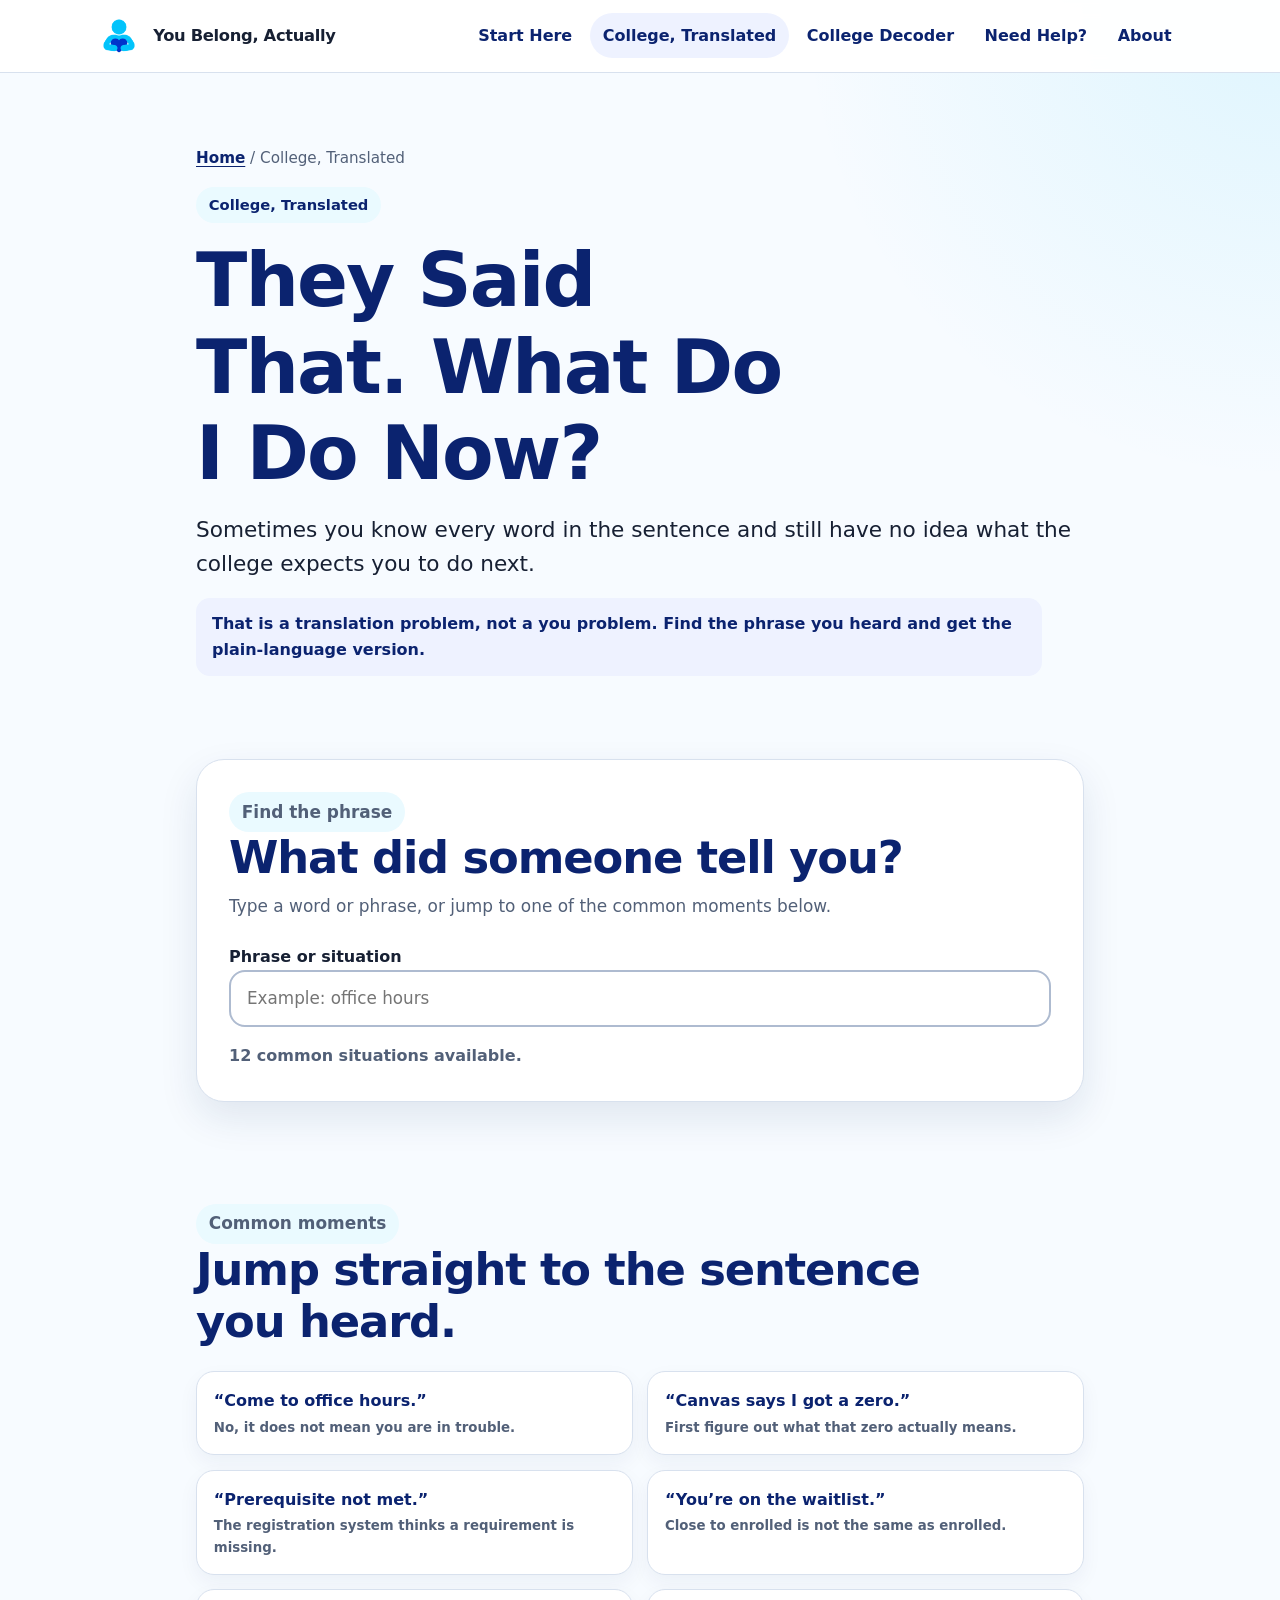
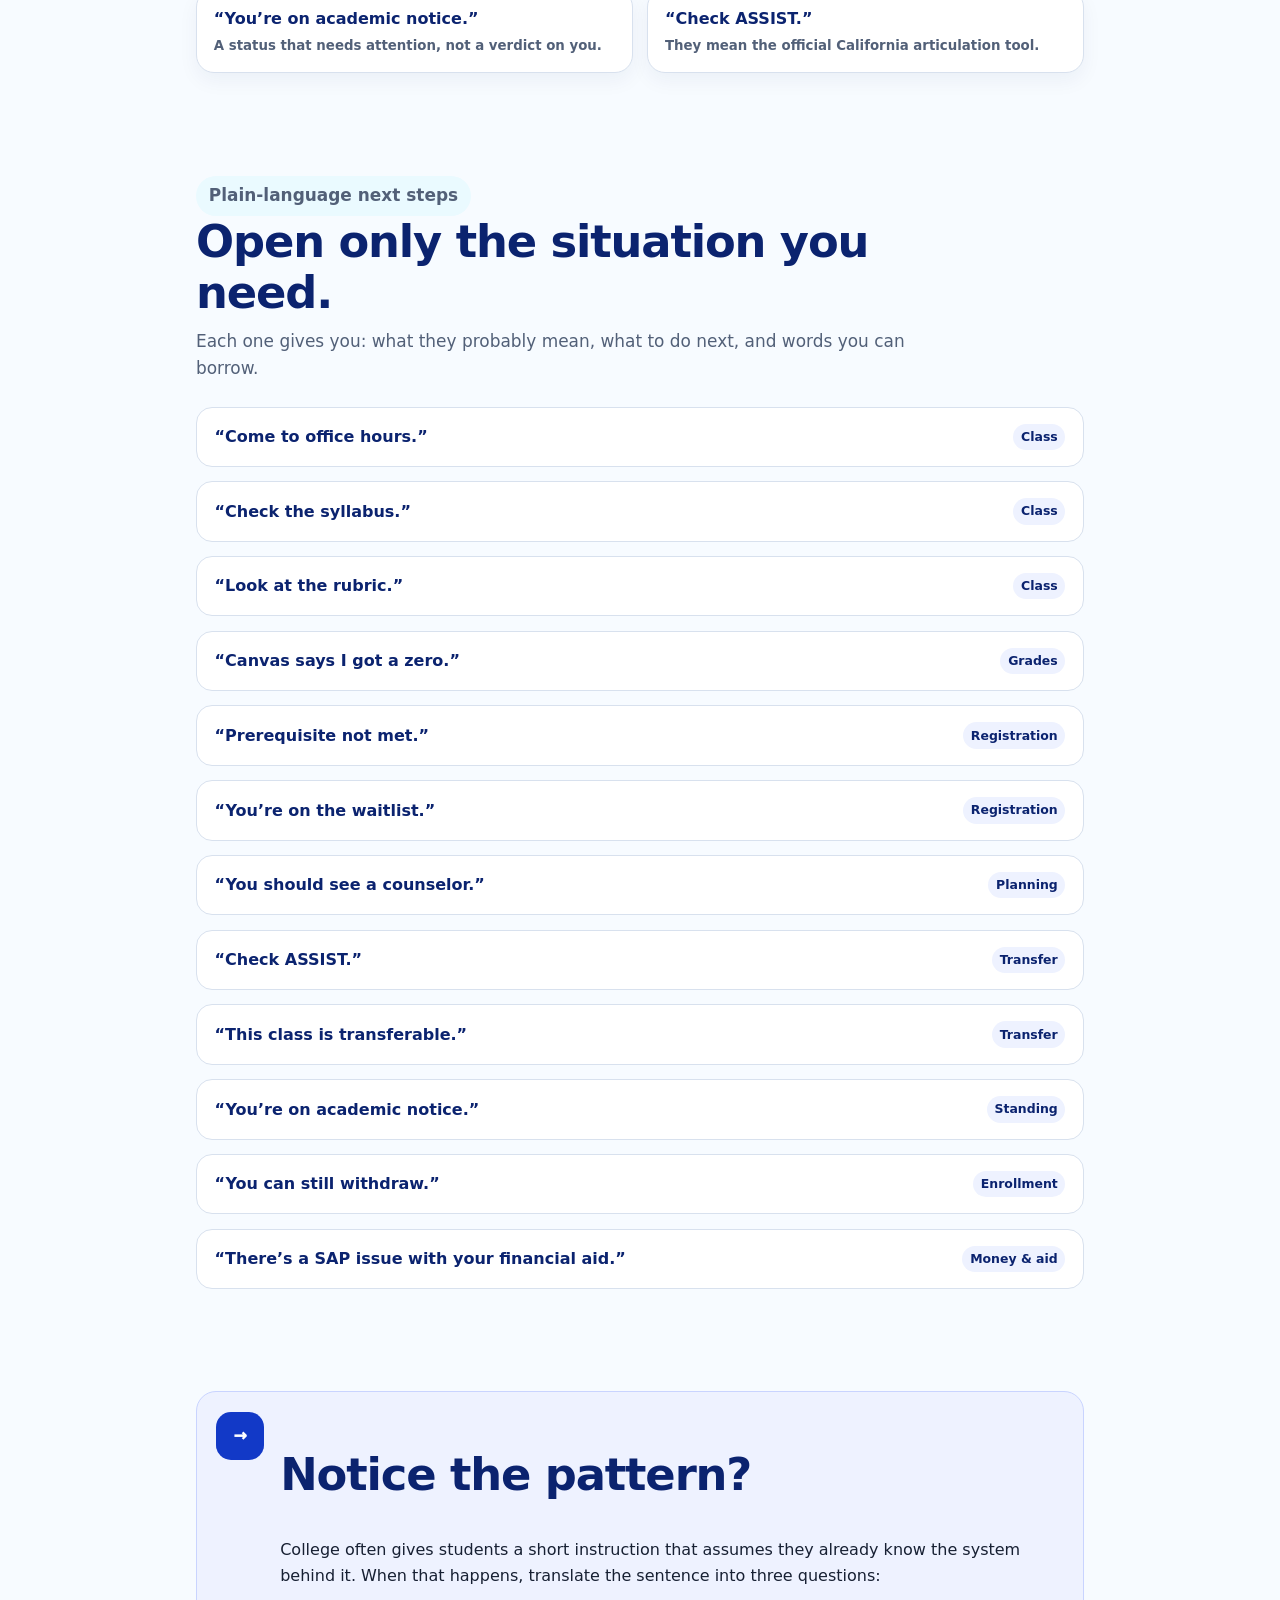
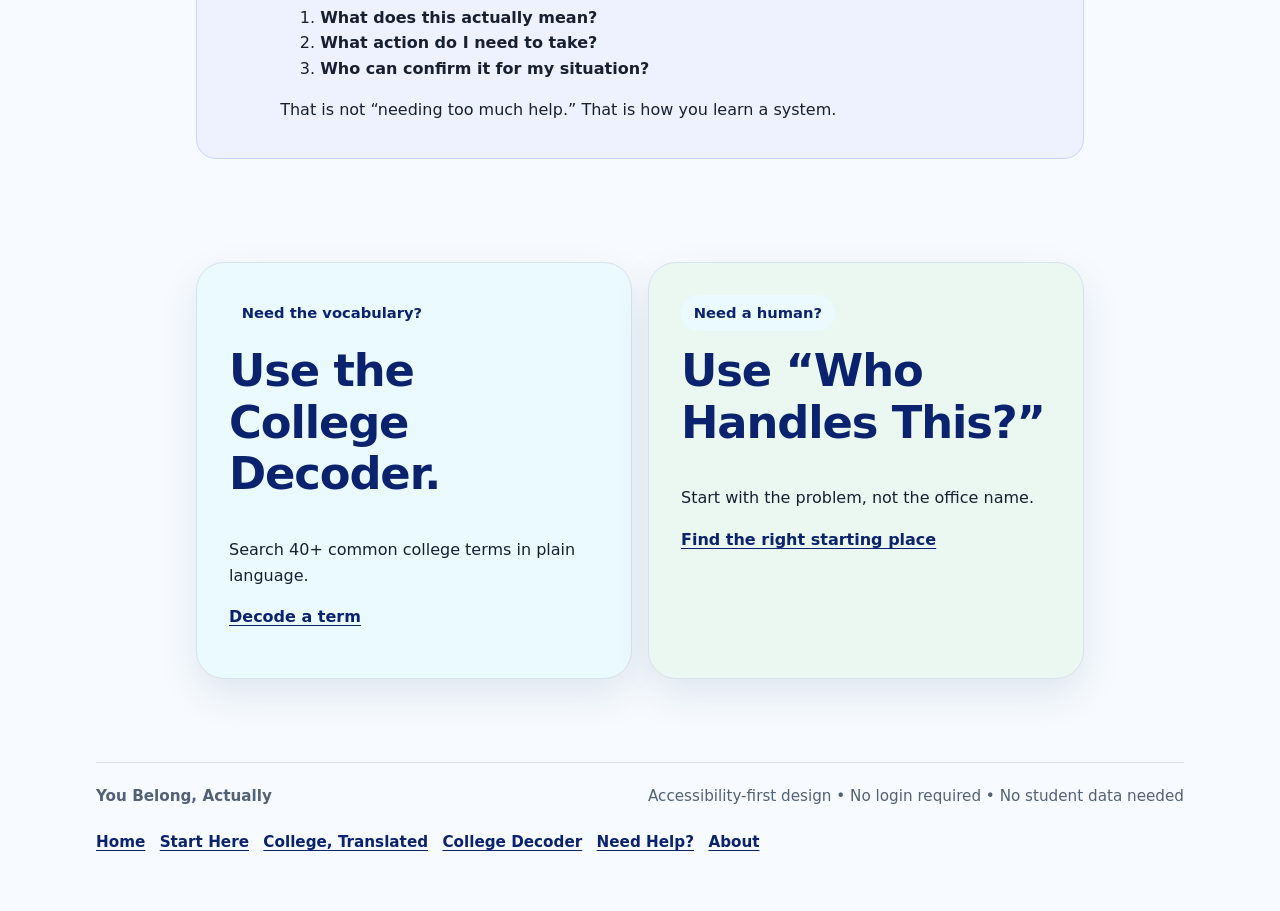
<file: college-translated.html>
<!doctype html>
<html lang="en">
<head>
  <meta charset="utf-8">
  <meta name="viewport" content="width=device-width, initial-scale=1">
  <meta name="description" content="College, Translated turns common community college phrases into plain-language next steps: office hours, waitlists, prerequisites, Canvas zeros, academic notice, ASSIST, SAP, and more.">
  <title>College, Translated | You Belong, Actually</title>
  <link rel="icon" type="image/png" href="favicon16.png">
  <link rel="stylesheet" href="styles.css">
  <meta name="theme-color" content="#1239c7">
  <script src="translated.js" defer></script>
</head>
<body>
<a class="skip-link" href="#main-content">Skip to main content</a>
<header class="site-header">
  <nav class="nav-wrap" aria-label="Main navigation">
    <a class="brand" href="index.html"><img src="favicon16.png" alt=""><span>You Belong, Actually</span></a>
    <ul class="nav-links">
      <li><a href="index.html#start">Start Here</a></li>
      <li><a aria-current="page" href="college-translated.html">College, Translated</a></li>
      <li><a href="hidden-rules.html">College Decoder</a></li>
      <li><a href="who-to-ask.html">Need Help?</a></li>
      <li><a href="index.html#about">About</a></li>
    </ul>
  </nav>
</header>

<main id="main-content">
  <section class="page-hero translated-hero">
    <nav aria-label="Breadcrumb" class="breadcrumbs"><a href="index.html">Home</a> / College, Translated</nav>
    <p class="eyebrow">College, Translated</p>
    <h1>They Said That. What Do I Do Now?</h1>
    <p class="page-lede">Sometimes you know every word in the sentence and still have no idea what the college expects you to do next.</p>
    <p class="page-note"><strong>That is a translation problem, not a you problem.</strong> Find the phrase you heard and get the plain-language version.</p>
  </section>

  <section class="section narrow" aria-labelledby="heard-heading">
    <div class="translated-tool">
      <div class="section-heading">
        <p class="eyebrow">Find the phrase</p>
        <h2 id="heard-heading">What did someone tell you?</h2>
        <p>Type a word or phrase, or jump to one of the common moments below.</p>
      </div>
      <label for="translated-search"><strong>Phrase or situation</strong></label>
      <div class="translated-search-row">
        <input class="translated-search" id="translated-search" type="search" autocomplete="off" spellcheck="false" placeholder="Example: office hours" aria-controls="scenario-list">
        <button class="clear-search" id="translated-clear" type="button" hidden>Clear</button>
      </div>
      <p class="decoder-status" id="translated-status" aria-live="polite">12 common situations available.</p>
      <noscript><p class="callout">Search needs JavaScript, but every situation is still listed below.</p></noscript>
    </div>
  </section>

  <section class="section narrow" aria-labelledby="common-heading">
    <div class="section-heading">
      <p class="eyebrow">Common moments</p>
      <h2 id="common-heading">Jump straight to the sentence you heard.</h2>
    </div>
    <div class="scenario-grid">
      <a class="scenario-jump" href="#office-hours"><strong>“Come to office hours.”</strong><small>No, it does not mean you are in trouble.</small></a>
      <a class="scenario-jump" href="#canvas-zero"><strong>“Canvas says I got a zero.”</strong><small>First figure out what that zero actually means.</small></a>
      <a class="scenario-jump" href="#prerequisite"><strong>“Prerequisite not met.”</strong><small>The registration system thinks a requirement is missing.</small></a>
      <a class="scenario-jump" href="#waitlist"><strong>“You’re on the waitlist.”</strong><small>Close to enrolled is not the same as enrolled.</small></a>
      <a class="scenario-jump" href="#academic-notice"><strong>“You’re on academic notice.”</strong><small>A status that needs attention, not a verdict on you.</small></a>
      <a class="scenario-jump" href="#assist"><strong>“Check ASSIST.”</strong><small>They mean the official California articulation tool.</small></a>
    </div>
  </section>

  <section class="section narrow" aria-labelledby="translations-heading">
    <div class="section-heading">
      <p class="eyebrow">Plain-language next steps</p>
      <h2 id="translations-heading">Open only the situation you need.</h2>
      <p>Each one gives you: what they probably mean, what to do next, and words you can borrow.</p>
    </div>

    <div class="scenario-list" id="scenario-list">
      <details class="scenario-item" id="office-hours" data-search="office hours professor instructor meeting appointment help questions faculty">
        <summary><span class="scenario-phrase">“Come to office hours.”</span><span class="scenario-tag">Class</span></summary>
        <div class="detail-body">
          <div class="translate-flow">
            <div class="translate-step"><strong>Translation:</strong> your instructor has time set aside specifically for students to ask questions, get clarification, or talk through a problem.</div>
            <div class="translate-step"><strong>What to do next:</strong> check the syllabus or course site for the time and whether you need an appointment. Bring one question, assignment, comment, or confusing part.</div>
          </div>
          <div class="say-this"><strong>You can say:</strong> “Could I use office hours to make sure I understand what you’re looking for on this assignment?”</div>
          <p><a href="ask-for-help.html#instructor"><strong>More help with office hours and asking questions</strong></a></p>
        </div>
      </details>

      <details class="scenario-item" id="syllabus" data-search="check the syllabus course policies dates rules grading due date late work instructor">
        <summary><span class="scenario-phrase">“Check the syllabus.”</span><span class="scenario-tag">Class</span></summary>
        <div class="detail-body">
          <div class="translate-flow">
            <div class="translate-step"><strong>Translation:</strong> the answer may be in the course guide, especially for dates, grading, late work, attendance, communication, or class procedures.</div>
            <div class="translate-step"><strong>What to do next:</strong> search the syllabus for the specific topic. If the policy is still unclear or your situation is unusual, ask.</div>
          </div>
          <div class="say-this"><strong>You can say:</strong> “I checked the syllabus section on late work, but I’m still not sure how it applies to this assignment. Could you clarify?”</div>
        </div>
      </details>

      <details class="scenario-item" id="rubric" data-search="look at the rubric grading criteria assignment points score feedback revise">
        <summary><span class="scenario-phrase">“Look at the rubric.”</span><span class="scenario-tag">Class</span></summary>
        <div class="detail-body">
          <div class="translate-flow">
            <div class="translate-step"><strong>Translation:</strong> the rubric shows the criteria your instructor is using to evaluate the assignment.</div>
            <div class="translate-step"><strong>What to do next:</strong> compare your work to one rubric row at a time. Look for the first place where what you submitted and what the criterion asks for do not match.</div>
          </div>
          <div class="say-this"><strong>You can say:</strong> “On the rubric, I’m not sure what the difference is between these two levels. Could you show me what would move my work up one level?”</div>
          <p><a href="bad-grade.html"><strong>If the rubric came with a grade that hit hard, start here</strong></a></p>
        </div>
      </details>

      <details class="scenario-item" id="canvas-zero" data-search="Canvas zero missing grade assignment 0 points not submitted late placeholder gradebook">
        <summary><span class="scenario-phrase">“Canvas says I got a zero.”</span><span class="scenario-tag">Grades</span></summary>
        <div class="detail-body">
          <div class="translate-flow">
            <div class="translate-step"><strong>Translation:</strong> the gradebook is showing zero points, but you still need to find out why. It could be a scored zero, missing work, a late-work rule, or a gradebook setting.</div>
            <div class="translate-step"><strong>What to do next:</strong> open the assignment, read any submission status and feedback, check the course policy, and confirm what can still be done before assuming the answer is “nothing.”</div>
          </div>
          <div class="say-this"><strong>You can say:</strong> “Canvas shows a zero for ___. I want to make sure I understand why. Is it missing, graded as zero, or something I can still address?”</div>
          <p><a href="bad-grade.html"><strong>Use the bad-grade recovery guide</strong></a></p>
        </div>
      </details>

      <details class="scenario-item" id="prerequisite" data-search="prerequisite not met registration error enroll class prerequisite clearance transcript placement counselor">
        <summary><span class="scenario-phrase">“Prerequisite not met.”</span><span class="scenario-tag">Registration</span></summary>
        <div class="detail-body">
          <div class="translate-flow">
            <div class="translate-step"><strong>Translation:</strong> the registration system does not currently see the required prior course, placement, or other prerequisite on your record.</div>
            <div class="translate-step"><strong>What to do next:</strong> check the course prerequisite and your record. If you completed equivalent work elsewhere or think the system is wrong, ask your college which office handles prerequisite clearance or transcript evaluation.</div>
          </div>
          <div class="say-this"><strong>You can say:</strong> “Registration says ‘prerequisite not met’ for ___. I completed ___ at ___. Who can tell me whether that satisfies the prerequisite?”</div>
          <p><a href="who-to-ask.html"><strong>Find the right campus office</strong></a></p>
        </div>
      </details>

      <details class="scenario-item" id="waitlist" data-search="waitlist waiting list class full enroll add code instructor first day registration">
        <summary><span class="scenario-phrase">“You’re on the waitlist.”</span><span class="scenario-tag">Registration</span></summary>
        <div class="detail-body">
          <div class="translate-flow">
            <div class="translate-step"><strong>Translation:</strong> the class is currently full and you are waiting for a possible opening. You are not enrolled unless your registration record says you are enrolled.</div>
            <div class="translate-step"><strong>What to do next:</strong> watch your college email and registration status, and follow the college or instructor’s instructions for waitlisted students. Add-code and first-day procedures vary by college and class.</div>
          </div>
          <div class="say-this"><strong>You can say:</strong> “I’m currently on the waitlist for your class. Is there anything you want waitlisted students to do before or on the first day?”</div>
        </div>
      </details>

      <details class="scenario-item" id="counselor" data-search="see a counselor counseling academic advising education plan major transfer classes schedule ed plan">
        <summary><span class="scenario-phrase">“You should see a counselor.”</span><span class="scenario-tag">Planning</span></summary>
        <div class="detail-body">
          <div class="translate-flow">
            <div class="translate-step"><strong>Translation:</strong> the question affects your education plan, major, transfer path, graduation requirements, course sequence, or another decision that depends on your individual record.</div>
            <div class="translate-step"><strong>What to do next:</strong> make the appointment and bring the actual question. You do not need to arrive with your whole future figured out.</div>
          </div>
          <div class="say-this"><strong>You can say:</strong> “I’m trying to decide ___. Can we look at how each option would affect my education plan?”</div>
          <p><a href="who-to-ask.html#counseling"><strong>What counseling usually handles</strong></a></p>
        </div>
      </details>

      <details class="scenario-item" id="assist" data-search="check ASSIST articulation transfer course counts major UC CSU requirement agreement assist.org">
        <summary><span class="scenario-phrase">“Check ASSIST.”</span><span class="scenario-tag">Transfer</span></summary>
        <div class="detail-body">
          <div class="translate-flow">
            <div class="translate-step"><strong>Translation:</strong> they want you to look at California’s official articulation information to see how community college courses may satisfy requirements at a transfer institution.</div>
            <div class="translate-step"><strong>What to do next:</strong> use the correct community college, university, academic year, and major when you review an agreement. If the stakes are high, confirm your interpretation with counseling.</div>
          </div>
          <div class="say-this"><strong>You can say:</strong> “I found the agreement in ASSIST, but I want to make sure I’m reading it correctly. Does ___ satisfy the requirement I need for ___?”</div>
          <p><a href="hidden-rules.html#term-assist"><strong>Decode ASSIST and articulation</strong></a></p>
        </div>
      </details>

      <details class="scenario-item" id="transferable" data-search="class is transferable transfer credit counts UC CSU major GE requirement articulation">
        <summary><span class="scenario-phrase">“This class is transferable.”</span><span class="scenario-tag">Transfer</span></summary>
        <div class="detail-body">
          <div class="translate-flow">
            <div class="translate-step"><strong>Translation:</strong> a university may accept the course for transfer credit.</div>
            <div class="translate-step"><strong>The hidden part:</strong> transferable does not automatically mean “counts for my major,” “meets my GE requirement,” or “works at every campus.”</div>
            <div class="translate-step"><strong>What to do next:</strong> check the specific articulation or transfer requirement for your destination and major.</div>
          </div>
          <p><a href="hidden-rules.html#term-transferable"><strong>Decode “transferable”</strong></a></p>
        </div>
      </details>

      <details class="scenario-item" id="academic-notice" data-search="academic notice progress notice probation academic probation GPA standing warning pause dismissal">
        <summary><span class="scenario-phrase">“You’re on academic notice.”</span><span class="scenario-tag">Standing</span></summary>
        <div class="detail-body">
          <div class="translate-flow">
            <div class="translate-step"><strong>Translation:</strong> your cumulative grades or course-completion pattern has reached a level that requires attention under college rules. You may still hear the older word “probation.”</div>
            <div class="translate-step"><strong>What to do next:</strong> read the notice carefully, find the specific condition it names, and meet with the campus office it directs you to. Ask what needs to change and by when.</div>
          </div>
          <div class="say-this"><strong>You can say:</strong> “I received an academic notice and want to understand exactly what put me on notice and what I need to do next.”</div>
          <p><a href="hidden-rules.html#term-notice"><strong>Decode academic and progress notice</strong></a></p>
        </div>
      </details>

      <details class="scenario-item" id="withdraw" data-search="withdraw drop W EW deadline class leave financial aid enrollment transcript counselor">
        <summary><span class="scenario-phrase">“You can still withdraw.”</span><span class="scenario-tag">Enrollment</span></summary>
        <div class="detail-body">
          <div class="translate-flow">
            <div class="translate-step"><strong>Translation:</strong> you may still be within a deadline to leave the class, but the result on your record and the consequences depend on timing and your situation.</div>
            <div class="translate-step"><strong>What to do next:</strong> check the actual deadline and notation, your current course standing, and any possible effect on financial aid, enrollment status, or your education plan before deciding.</div>
          </div>
          <div class="say-this"><strong>You can say:</strong> “Before I withdraw from ___, can you help me check what it would mean for my record, aid, and education plan?”</div>
          <p><a href="falling-behind.html"><strong>If you are deciding because you are behind, triage the class first</strong></a></p>
        </div>
      </details>

      <details class="scenario-item" id="sap" data-search="SAP satisfactory academic progress financial aid warning GPA pace maximum timeframe appeal aid eligibility">
        <summary><span class="scenario-phrase">“There’s a SAP issue with your financial aid.”</span><span class="scenario-tag">Money & aid</span></summary>
        <div class="detail-body">
          <div class="translate-flow">
            <div class="translate-step"><strong>Translation:</strong> SAP means Satisfactory Academic Progress. Financial aid programs have academic-progress rules that can include GPA, how many attempted units you complete, and maximum timeframe.</div>
            <div class="translate-step"><strong>What to do next:</strong> read the notice from your financial aid office and ask which SAP requirement is affecting you, what status you are in, and whether there is an appeal or other next step available under your college’s policy.</div>
          </div>
          <div class="say-this"><strong>You can say:</strong> “My financial aid notice mentions SAP. Which requirement am I not meeting, and what options do I have from here?”</div>
          <p><a href="who-to-ask.html#financial-aid"><strong>Find financial-aid help</strong></a></p>
        </div>
      </details>
    </div>

    <div class="scenario-no-results" id="translated-no-results" hidden>
      <h3>No exact match yet.</h3>
      <p>Try a shorter word. If you are looking for a definition, use the College Decoder. If you need a person, use “Who Handles This?”</p>
      <div class="button-row">
        <a class="button secondary" href="hidden-rules.html">Search the College Decoder</a>
        <a class="button secondary" href="who-to-ask.html">Find the right person</a>
      </div>
    </div>
  </section>

  <section class="section narrow" aria-labelledby="pattern-heading">
    <div class="translated-bridge">
      <div class="translated-bridge-mark" aria-hidden="true">→</div>
      <div>
        <h2 id="pattern-heading">Notice the pattern?</h2>
        <p>College often gives students a short instruction that assumes they already know the system behind it. When that happens, translate the sentence into three questions:</p>
        <ol>
          <li><strong>What does this actually mean?</strong></li>
          <li><strong>What action do I need to take?</strong></li>
          <li><strong>Who can confirm it for my situation?</strong></li>
        </ol>
        <p>That is not “needing too much help.” That is how you learn a system.</p>
      </div>
    </div>
  </section>

  <section class="section narrow">
    <div class="two-column">
      <article class="feature cyan">
        <p class="eyebrow">Need the vocabulary?</p>
        <h2>Use the College Decoder.</h2>
        <p>Search 40+ common college terms in plain language.</p>
        <p><a href="hidden-rules.html"><strong>Decode a term</strong></a></p>
      </article>
      <article class="feature good">
        <p class="eyebrow">Need a human?</p>
        <h2>Use “Who Handles This?”</h2>
        <p>Start with the problem, not the office name.</p>
        <p><a href="who-to-ask.html"><strong>Find the right starting place</strong></a></p>
      </article>
    </div>
  </section>
</main>

<footer class="footer">
  <div class="footer-inner">
    <div><strong>You Belong, Actually</strong></div>
    <div>Accessibility-first design • No login required • No student data needed</div>
    <nav aria-label="Footer navigation" class="footer-nav">
      <a href="index.html">Home</a>
      <a href="index.html#start">Start Here</a>
      <a href="college-translated.html">College, Translated</a>
      <a href="hidden-rules.html">College Decoder</a>
      <a href="who-to-ask.html">Need Help?</a>
      <a href="index.html#about">About</a>
    </nav>
  </div>
</footer>
</body>
</html>
</file>
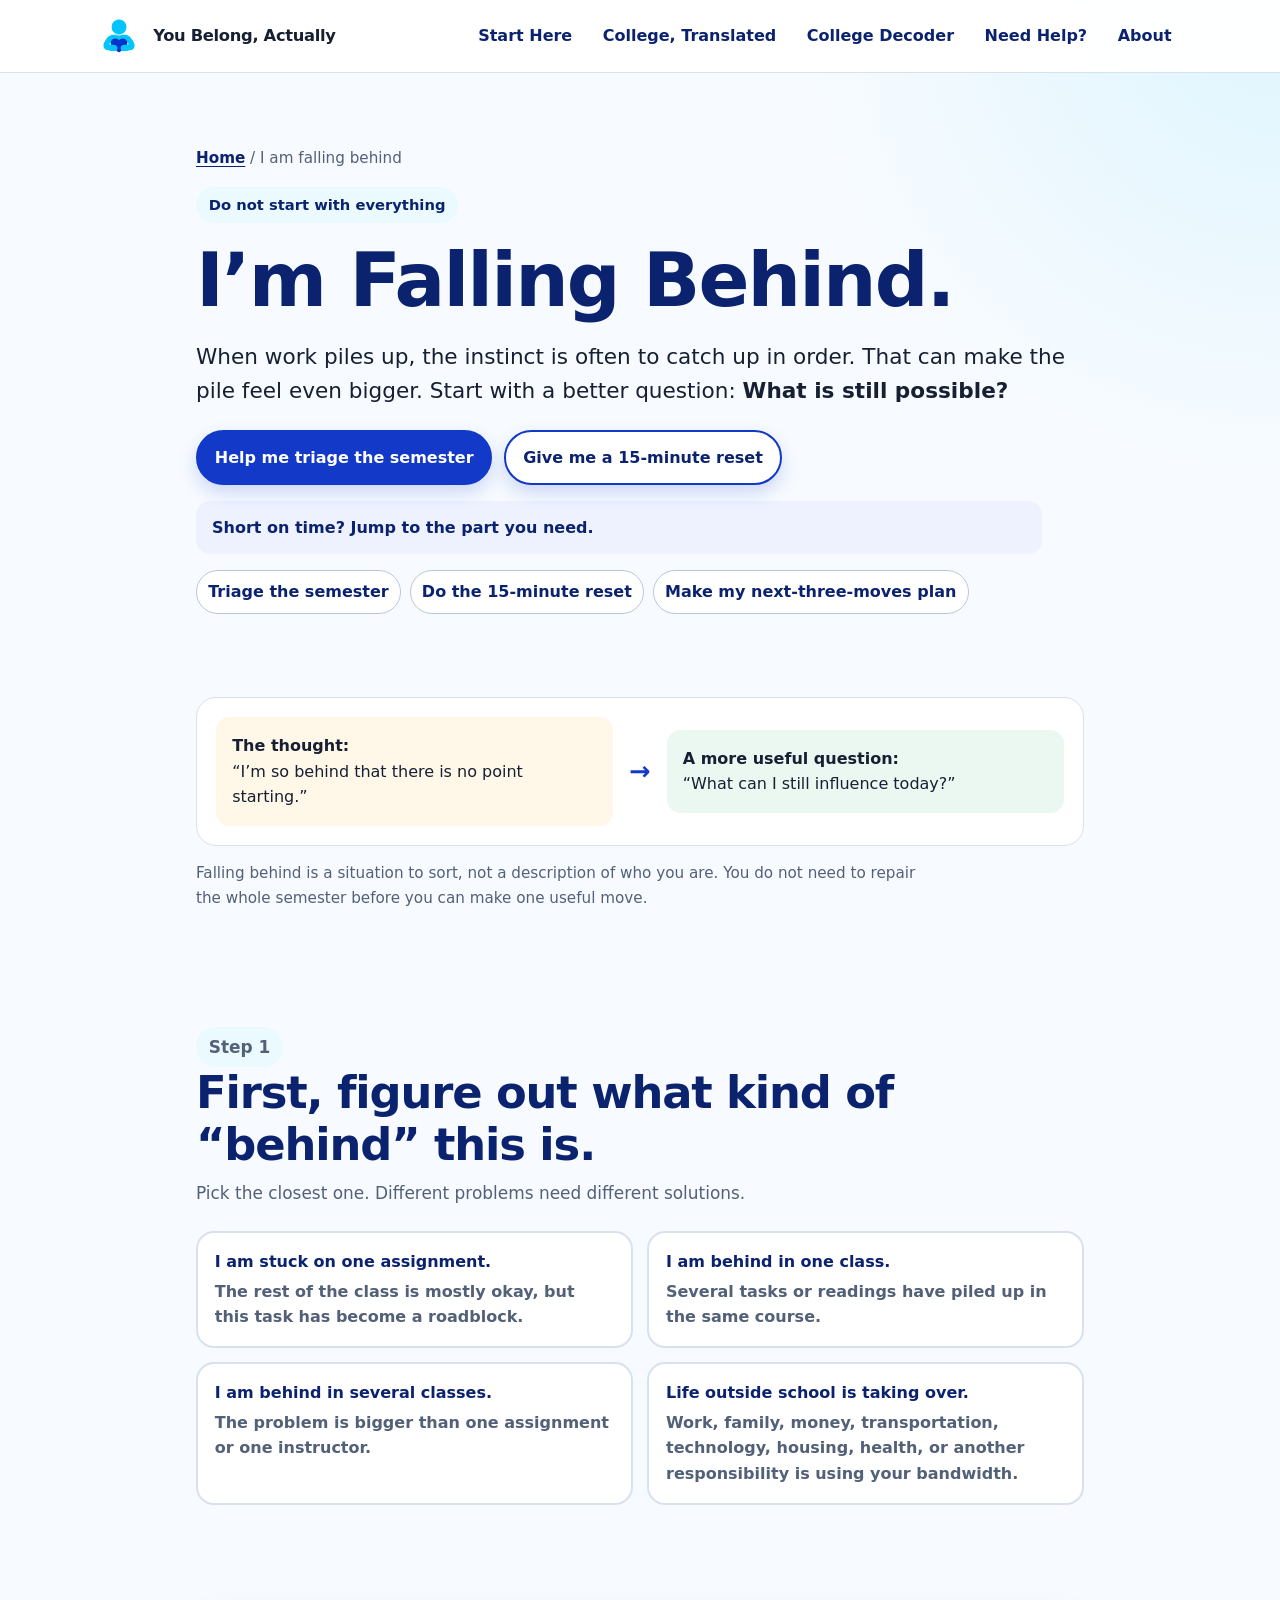
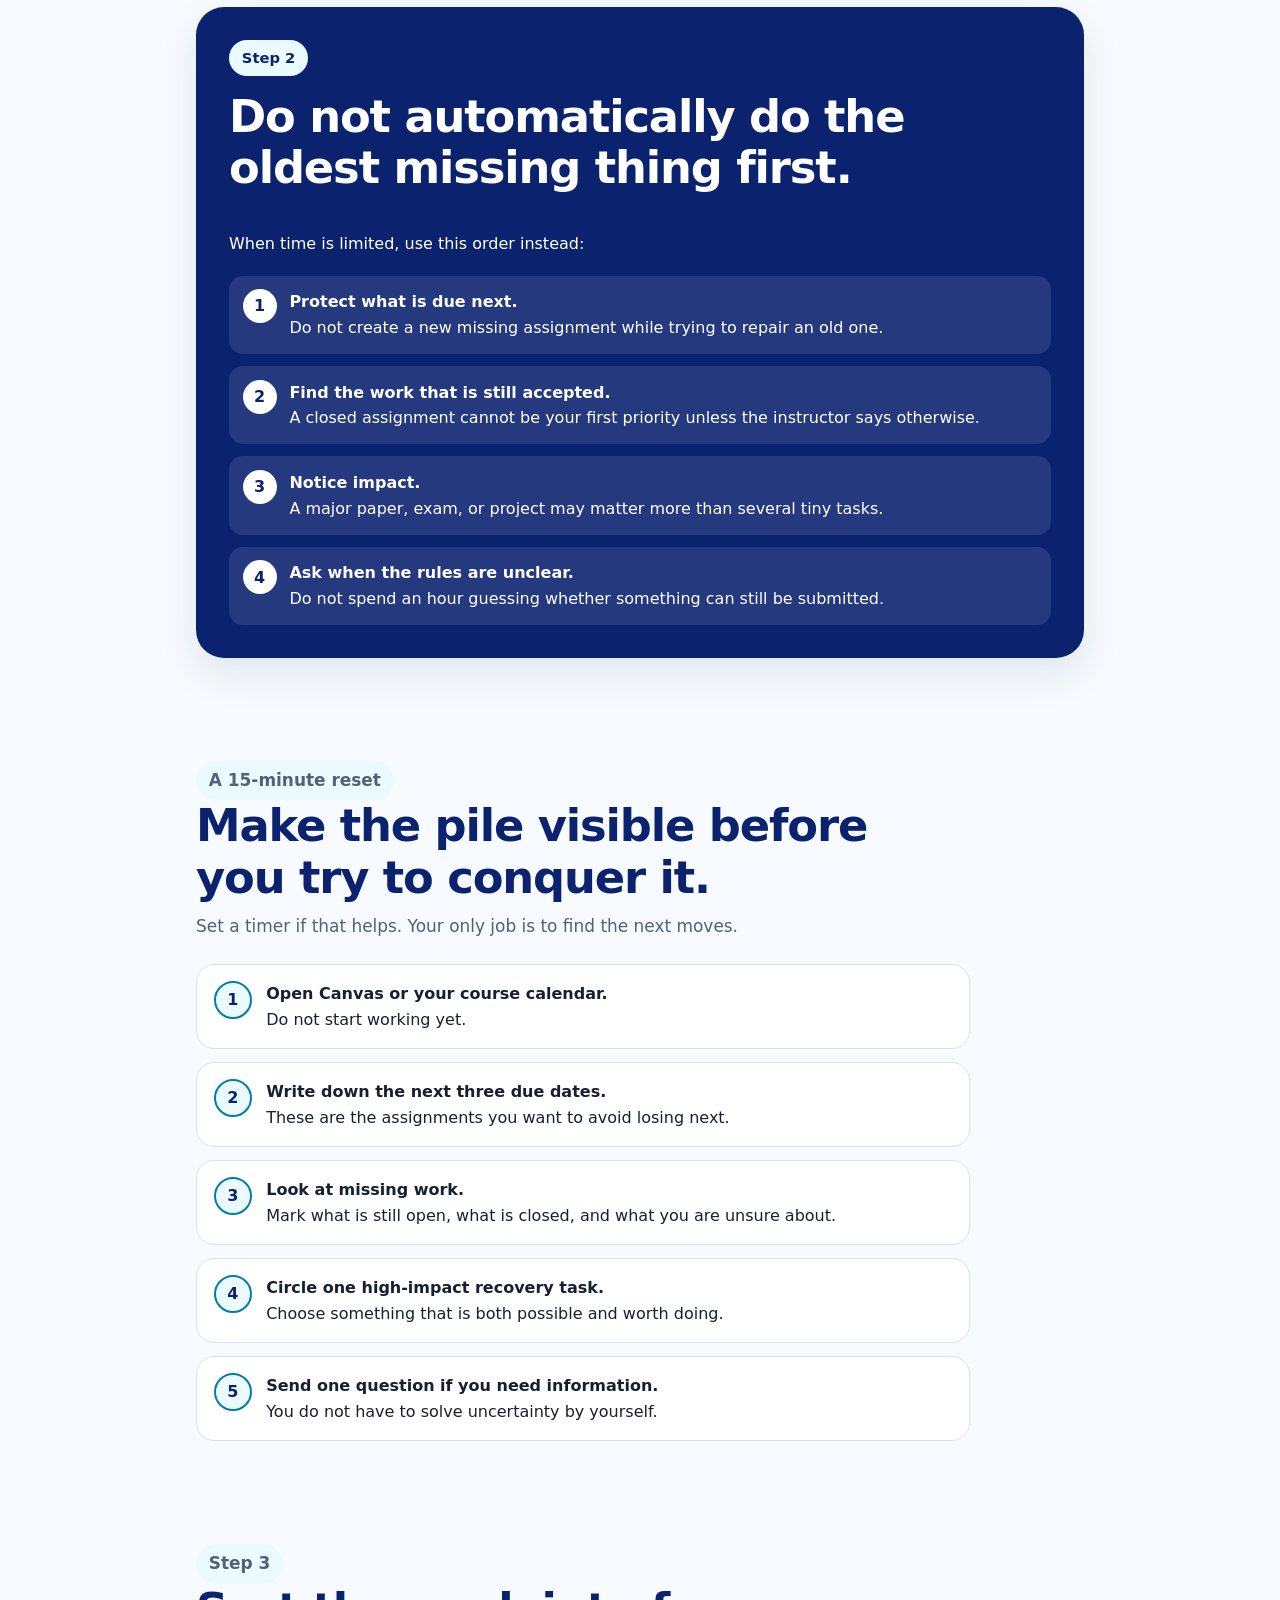
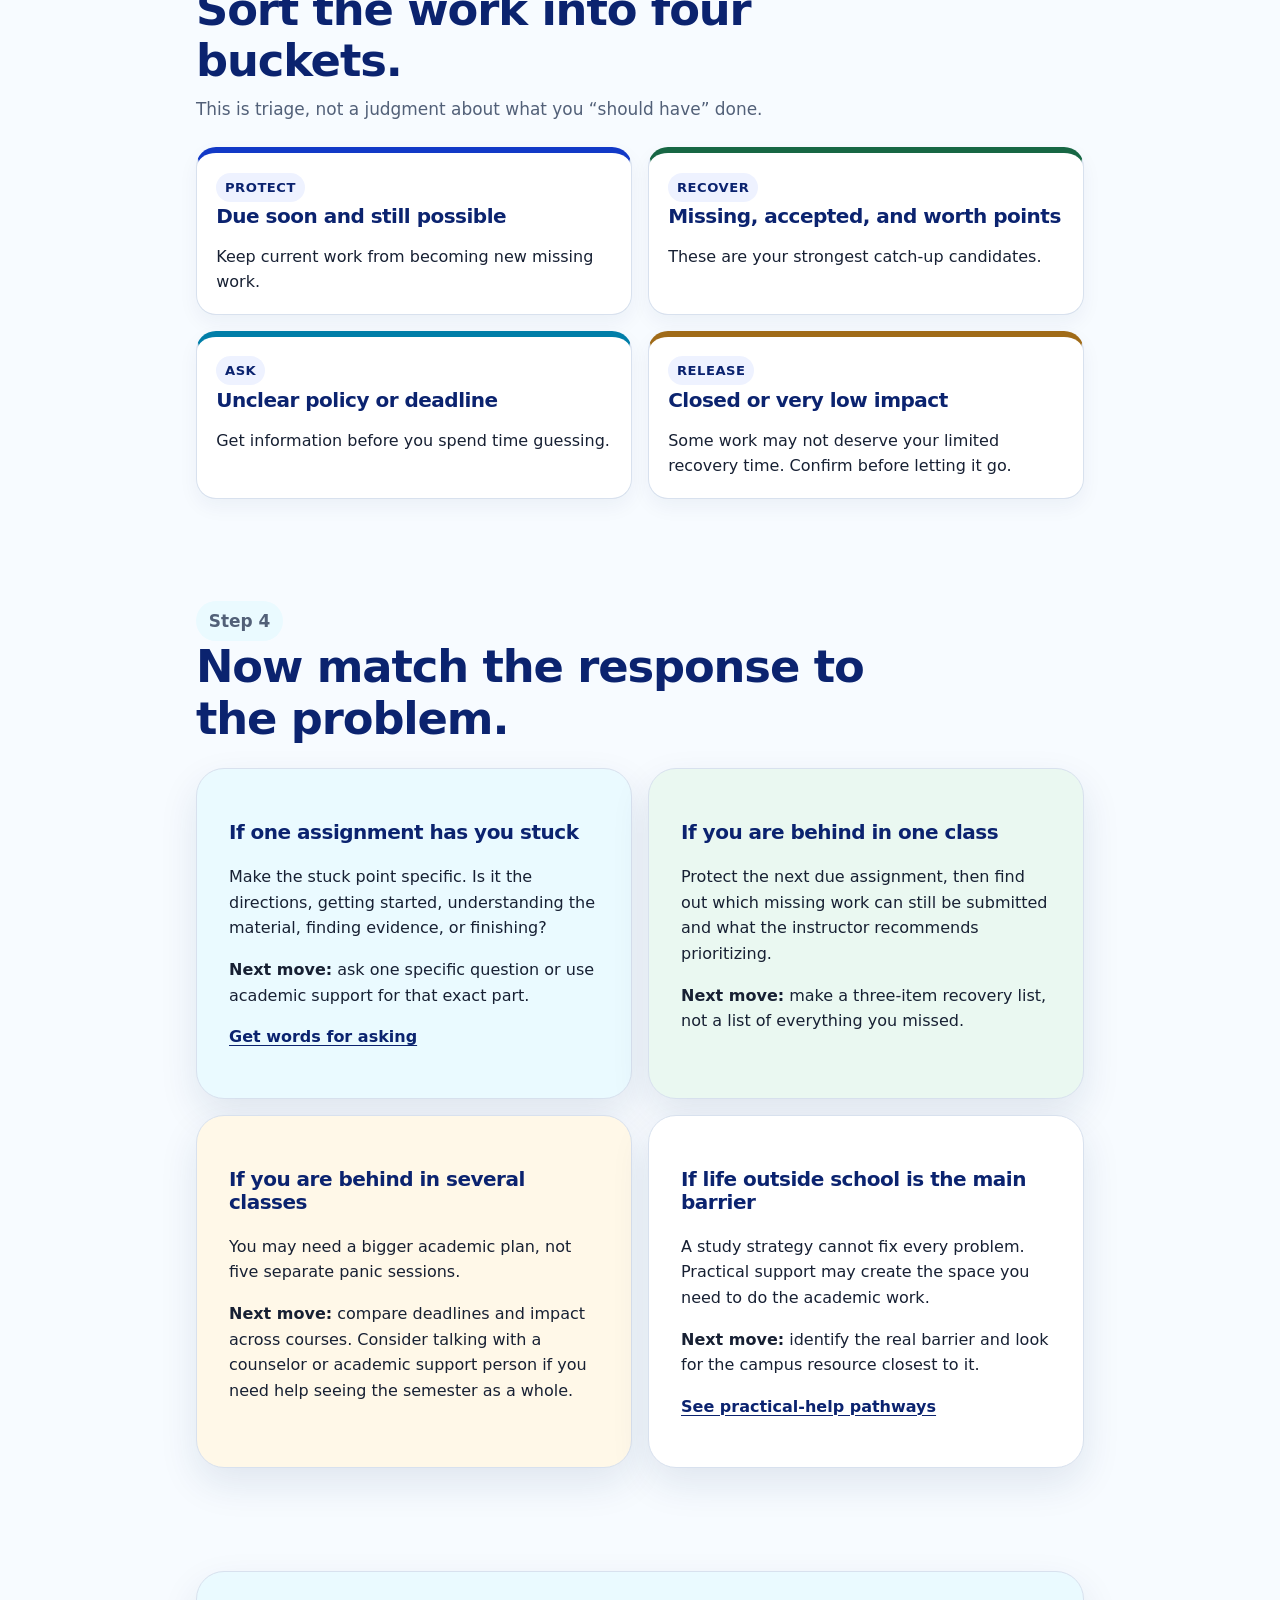
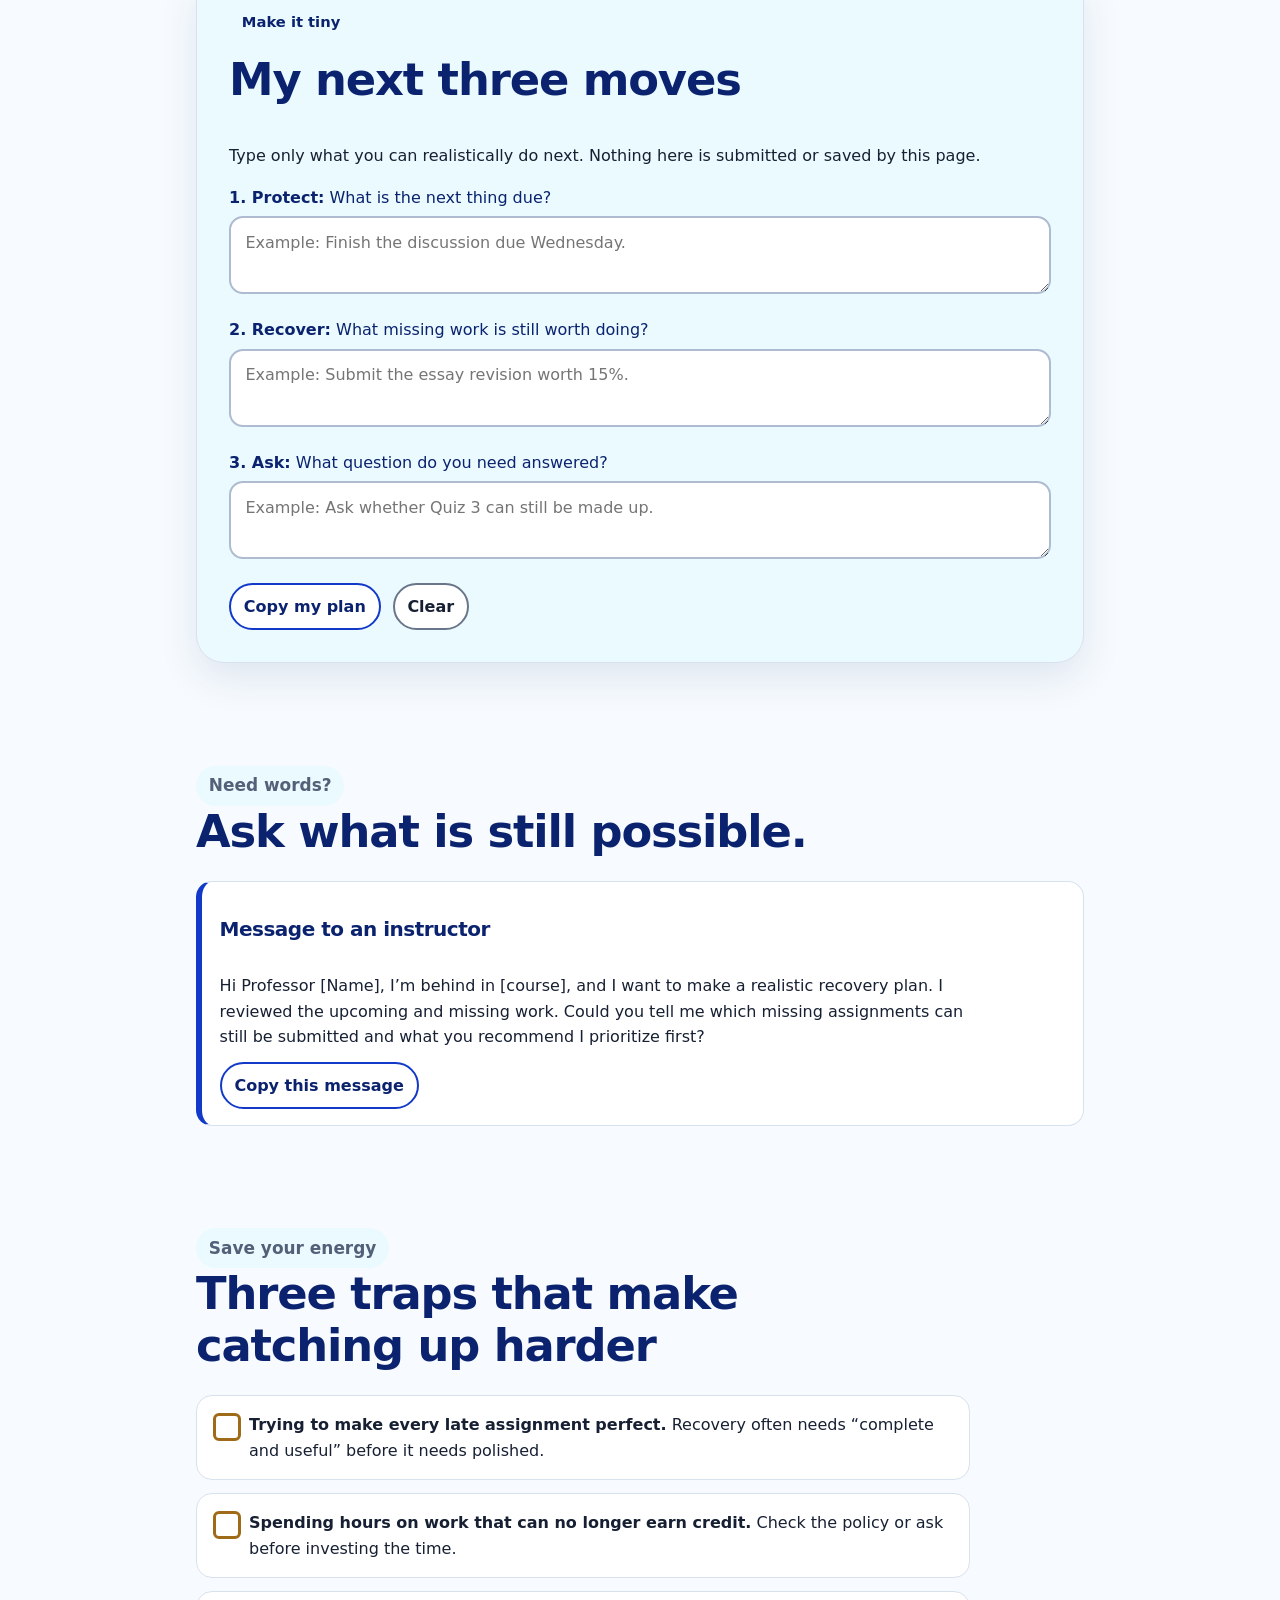
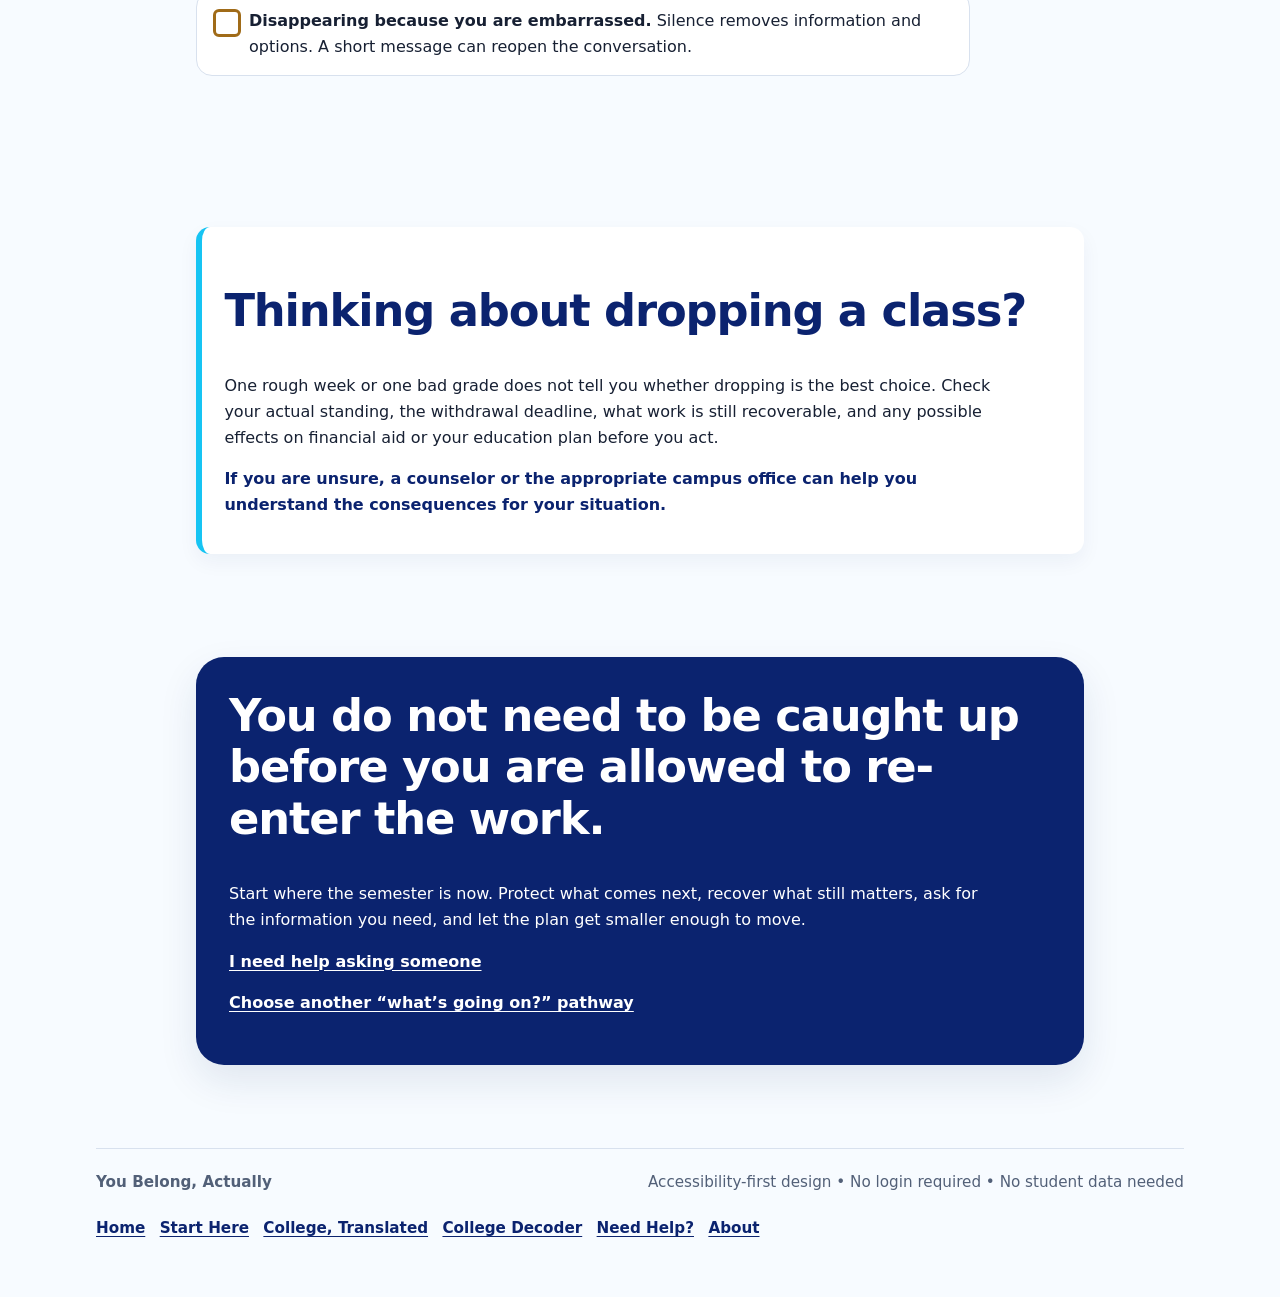
<file: falling-behind.html>
<!DOCTYPE html>

<html lang="en">
<head>
<meta charset="utf-8"/>
<meta content="width=device-width, initial-scale=1" name="viewport"/>
<meta content="A practical semester-triage guide for community college students who are falling behind and need to decide what is still possible." name="description"/>
<title>I’m Falling Behind | You Belong, Actually</title>
<link href="favicon16.png" rel="icon" type="image/png"/>
<link href="styles.css" rel="stylesheet"/>
<meta content="#1239c7" name="theme-color"/></head>
<body>
<a class="skip-link" href="#main-content">Skip to main content</a>
<header class="site-header">
<nav aria-label="Main navigation" class="nav-wrap">
<a aria-label="You Belong, Actually home" class="brand" href="index.html">
<img alt="" src="favicon16.png"/>
<span>You Belong, Actually</span>
</a>
<ul class="nav-links">
<li><a href="index.html#start">Start Here</a></li><li><a href="college-translated.html">College, Translated</a></li>
<li><a href="hidden-rules.html">College Decoder</a></li>
<li><a href="who-to-ask.html">Need Help?</a></li>
<li><a href="index.html#about">About</a></li>
</ul>
</nav>
</header>
<main id="main-content">
<section class="page-hero">
<nav aria-label="Breadcrumb" class="breadcrumbs"><a href="index.html">Home</a> / I am falling behind</nav>
<p class="eyebrow">Do not start with everything</p>
<h1>I’m Falling Behind.</h1>
<p class="page-lede">
      When work piles up, the instinct is often to catch up in order. That can make the pile feel even bigger.
      Start with a better question: <strong>What is still possible?</strong>
</p>
<div class="button-row">
<a class="button" href="#triage">Help me triage the semester</a>
<a class="button secondary" href="#reset">Give me a 15-minute reset</a>
</div>
<p class="page-note">Short on time? Jump to the part you need.</p><div aria-label="Quick links" class="quick-links"><a href="#triage">Triage the semester</a><a href="#reset">Do the 15-minute reset</a><a href="#plan-heading">Make my next-three-moves plan</a></div></section>
<section aria-labelledby="first-heading" class="section narrow">
<div class="reframe">
<div class="thought">
<strong>The thought:</strong><br/>
        “I’m so behind that there is no point starting.”
      </div>
<div aria-hidden="true" class="arrow">→</div>
<div class="next-thought">
<strong>A more useful question:</strong><br/>
        “What can I still influence today?”
      </div>
</div>
<p class="micro-note" id="first-heading">
      Falling behind is a situation to sort, not a description of who you are. You do not need to repair the whole semester before you can make one useful move.
    </p>
</section>
<section aria-labelledby="triage-heading" class="section narrow" id="triage">
<div class="section-heading">
<p class="eyebrow">Step 1</p>
<h2 id="triage-heading">First, figure out what kind of “behind” this is.</h2>
<p>Pick the closest one. Different problems need different solutions.</p>
</div>
<div class="choice-grid">
<a class="choice-card" href="#one-task">
        I am stuck on one assignment.
        <span>The rest of the class is mostly okay, but this task has become a roadblock.</span>
</a>
<a class="choice-card" href="#one-class">
        I am behind in one class.
        <span>Several tasks or readings have piled up in the same course.</span>
</a>
<a class="choice-card" href="#many-classes">
        I am behind in several classes.
        <span>The problem is bigger than one assignment or one instructor.</span>
</a>
<a class="choice-card" href="#life-barrier">
        Life outside school is taking over.
        <span>Work, family, money, transportation, technology, housing, health, or another responsibility is using your bandwidth.</span>
</a>
</div>
</section>
<section aria-labelledby="order-heading" class="section narrow">
<div class="feature blue">
<p class="eyebrow">Step 2</p>
<h2 id="order-heading">Do not automatically do the oldest missing thing first.</h2>
<p>When time is limited, use this order instead:</p>
<div class="step-list">
<div class="step"><span aria-hidden="true" class="step-number">1</span><div><strong>Protect what is due next.</strong><br/>Do not create a new missing assignment while trying to repair an old one.</div></div>
<div class="step"><span aria-hidden="true" class="step-number">2</span><div><strong>Find the work that is still accepted.</strong><br/>A closed assignment cannot be your first priority unless the instructor says otherwise.</div></div>
<div class="step"><span aria-hidden="true" class="step-number">3</span><div><strong>Notice impact.</strong><br/>A major paper, exam, or project may matter more than several tiny tasks.</div></div>
<div class="step"><span aria-hidden="true" class="step-number">4</span><div><strong>Ask when the rules are unclear.</strong><br/>Do not spend an hour guessing whether something can still be submitted.</div></div>
</div>
</div>
</section>
<section aria-labelledby="reset-heading" class="section narrow" id="reset">
<div class="section-heading">
<p class="eyebrow">A 15-minute reset</p>
<h2 id="reset-heading">Make the pile visible before you try to conquer it.</h2>
<p>Set a timer if that helps. Your only job is to find the next moves.</p>
</div>
<ol class="reset-list">
<li>
<span aria-hidden="true" class="reset-number">1</span>
<div><strong>Open Canvas or your course calendar.</strong><br/>Do not start working yet.</div>
</li>
<li>
<span aria-hidden="true" class="reset-number">2</span>
<div><strong>Write down the next three due dates.</strong><br/>These are the assignments you want to avoid losing next.</div>
</li>
<li>
<span aria-hidden="true" class="reset-number">3</span>
<div><strong>Look at missing work.</strong><br/>Mark what is still open, what is closed, and what you are unsure about.</div>
</li>
<li>
<span aria-hidden="true" class="reset-number">4</span>
<div><strong>Circle one high-impact recovery task.</strong><br/>Choose something that is both possible and worth doing.</div>
</li>
<li>
<span aria-hidden="true" class="reset-number">5</span>
<div><strong>Send one question if you need information.</strong><br/>You do not have to solve uncertainty by yourself.</div>
</li>
</ol>
</section>
<section aria-labelledby="sort-heading" class="section narrow">
<div class="section-heading">
<p class="eyebrow">Step 3</p>
<h2 id="sort-heading">Sort the work into four buckets.</h2>
<p>This is triage, not a judgment about what you “should have” done.</p>
</div>
<div class="triage-grid">
<article class="triage-card priority-now">
<p class="triage-label">Protect</p>
<h3>Due soon and still possible</h3>
<p>Keep current work from becoming new missing work.</p>
</article>
<article class="triage-card recover">
<p class="triage-label">Recover</p>
<h3>Missing, accepted, and worth points</h3>
<p>These are your strongest catch-up candidates.</p>
</article>
<article class="triage-card ask">
<p class="triage-label">Ask</p>
<h3>Unclear policy or deadline</h3>
<p>Get information before you spend time guessing.</p>
</article>
<article class="triage-card release">
<p class="triage-label">Release</p>
<h3>Closed or very low impact</h3>
<p>Some work may not deserve your limited recovery time. Confirm before letting it go.</p>
</article>
</div>
</section>
<section aria-labelledby="paths-heading" class="section narrow">
<div class="section-heading">
<p class="eyebrow">Step 4</p>
<h2 id="paths-heading">Now match the response to the problem.</h2>
</div>
<div class="two-column">
<article class="feature cyan" id="one-task">
<h3>If one assignment has you stuck</h3>
<p>Make the stuck point specific. Is it the directions, getting started, understanding the material, finding evidence, or finishing?</p>
<p><strong>Next move:</strong> ask one specific question or use academic support for that exact part.</p>
<p><a href="ask-for-help.html"><strong>Get words for asking</strong></a></p>
</article>
<article class="feature good" id="one-class">
<h3>If you are behind in one class</h3>
<p>Protect the next due assignment, then find out which missing work can still be submitted and what the instructor recommends prioritizing.</p>
<p><strong>Next move:</strong> make a three-item recovery list, not a list of everything you missed.</p>
</article>
<article class="feature warm" id="many-classes">
<h3>If you are behind in several classes</h3>
<p>You may need a bigger academic plan, not five separate panic sessions.</p>
<p><strong>Next move:</strong> compare deadlines and impact across courses. Consider talking with a counselor or academic support person if you need help seeing the semester as a whole.</p>
</article>
<article class="feature" id="life-barrier">
<h3>If life outside school is the main barrier</h3>
<p>A study strategy cannot fix every problem. Practical support may create the space you need to do the academic work.</p>
<p><strong>Next move:</strong> identify the real barrier and look for the campus resource closest to it.</p>
<p><a href="index.html#practical-help"><strong>See practical-help pathways</strong></a></p>
</article>
</div>
</section>
<section aria-labelledby="plan-heading" class="section narrow">
<div class="feature plan-builder">
<p class="eyebrow">Make it tiny</p>
<h2 id="plan-heading">My next three moves</h2>
<p>Type only what you can realistically do next. Nothing here is submitted or saved by this page.</p>
<form id="recovery-plan" onsubmit="return false;">
<div class="plan-field">
<label for="move-one"><strong>1. Protect:</strong> What is the next thing due?</label>
<textarea id="move-one" placeholder="Example: Finish the discussion due Wednesday." rows="2"></textarea>
</div>
<div class="plan-field">
<label for="move-two"><strong>2. Recover:</strong> What missing work is still worth doing?</label>
<textarea id="move-two" placeholder="Example: Submit the essay revision worth 15%." rows="2"></textarea>
</div>
<div class="plan-field">
<label for="move-three"><strong>3. Ask:</strong> What question do you need answered?</label>
<textarea id="move-three" placeholder="Example: Ask whether Quiz 3 can still be made up." rows="2"></textarea>
</div>
<div class="copy-row">
<button class="copy-button" id="copy-plan" type="button">Copy my plan</button>
<button class="copy-button quiet-button" id="clear-plan" type="button">Clear</button>
<span aria-live="polite" class="copy-status" id="plan-status"></span>
</div>
</form>
</div>
</section>
<section aria-labelledby="words-heading" class="section narrow">
<div class="section-heading">
<p class="eyebrow">Need words?</p>
<h2 id="words-heading">Ask what is still possible.</h2>
</div>
<article class="copy-block">
<h3>Message to an instructor</h3>
<p id="script-recovery">Hi Professor [Name], I’m behind in [course], and I want to make a realistic recovery plan. I reviewed the upcoming and missing work. Could you tell me which missing assignments can still be submitted and what you recommend I prioritize first?</p>
<div class="copy-row">
<button class="copy-button" data-copy="script-recovery" type="button">Copy this message</button>
<span aria-live="polite" class="copy-status"></span>
</div>
</article>
</section>
<section aria-labelledby="avoid-heading" class="section narrow">
<div class="section-heading">
<p class="eyebrow">Save your energy</p>
<h2 id="avoid-heading">Three traps that make catching up harder</h2>
</div>
<ul class="checklist danger-list">
<li><strong>Trying to make every late assignment perfect.</strong> Recovery often needs “complete and useful” before it needs polished.</li>
<li><strong>Spending hours on work that can no longer earn credit.</strong> Check the policy or ask before investing the time.</li>
<li><strong>Disappearing because you are embarrassed.</strong> Silence removes information and options. A short message can reopen the conversation.</li>
</ul>
</section>
<section aria-labelledby="drop-heading" class="section narrow">
<div class="callout">
<h2 id="drop-heading">Thinking about dropping a class?</h2>
<p>
        One rough week or one bad grade does not tell you whether dropping is the best choice.
        Check your actual standing, the withdrawal deadline, what work is still recoverable, and any possible effects on financial aid or your education plan before you act.
      </p>
<p><strong>If you are unsure, a counselor or the appropriate campus office can help you understand the consequences for your situation.</strong></p>
</div>
</section>
<section class="section narrow">
<div class="feature blue">
<h2>You do not need to be caught up before you are allowed to re-enter the work.</h2>
<p>
        Start where the semester is now. Protect what comes next, recover what still matters, ask for the information you need,
        and let the plan get smaller enough to move.
      </p>
<p><a href="ask-for-help.html"><strong>I need help asking someone</strong></a></p>
<p><a href="index.html#start"><strong>Choose another “what’s going on?” pathway</strong></a></p>
</div>
</section>
</main>
<footer class="footer">
<div class="footer-inner">
<div><strong>You Belong, Actually</strong></div>
<div>Accessibility-first design • No login required • No student data needed</div>
<nav aria-label="Footer navigation" class="footer-nav">
<a href="index.html">Home</a>
<a href="index.html#start">Start Here</a><a href="college-translated.html">College, Translated</a>
<a href="hidden-rules.html">College Decoder</a>
<a href="who-to-ask.html">Need Help?</a>
<a href="index.html#about">About</a>
</nav>
</div>
</footer>
<script>
(function () {
  const copyButtons = document.querySelectorAll('[data-copy]');

  copyButtons.forEach(function (button) {
    button.addEventListener('click', async function () {
      const target = document.getElementById(button.getAttribute('data-copy'));
      const status = button.parentElement.querySelector('.copy-status');
      if (!target) return;
      try {
        await navigator.clipboard.writeText(target.textContent.trim());
        status.textContent = 'Copied.';
        window.setTimeout(function () { status.textContent = ''; }, 2200);
      } catch (error) {
        status.textContent = 'Select the message above to copy it.';
      }
    });
  });

  const copyPlan = document.getElementById('copy-plan');
  const clearPlan = document.getElementById('clear-plan');
  const planStatus = document.getElementById('plan-status');
  const moveOne = document.getElementById('move-one');
  const moveTwo = document.getElementById('move-two');
  const moveThree = document.getElementById('move-three');

  copyPlan.addEventListener('click', async function () {
    const plan = [
      'My next three moves',
      '1. Protect: ' + (moveOne.value.trim() || '[not filled in]'),
      '2. Recover: ' + (moveTwo.value.trim() || '[not filled in]'),
      '3. Ask: ' + (moveThree.value.trim() || '[not filled in]')
    ].join('\n');

    try {
      await navigator.clipboard.writeText(plan);
      planStatus.textContent = 'Plan copied.';
      window.setTimeout(function () { planStatus.textContent = ''; }, 2200);
    } catch (error) {
      planStatus.textContent = 'Copy is unavailable in this browser. You can select your answers manually.';
    }
  });

  clearPlan.addEventListener('click', function () {
    moveOne.value = '';
    moveTwo.value = '';
    moveThree.value = '';
    planStatus.textContent = 'Plan cleared.';
    moveOne.focus();
    window.setTimeout(function () { planStatus.textContent = ''; }, 2200);
  });
}());
</script>
</body>
</html>
</file>
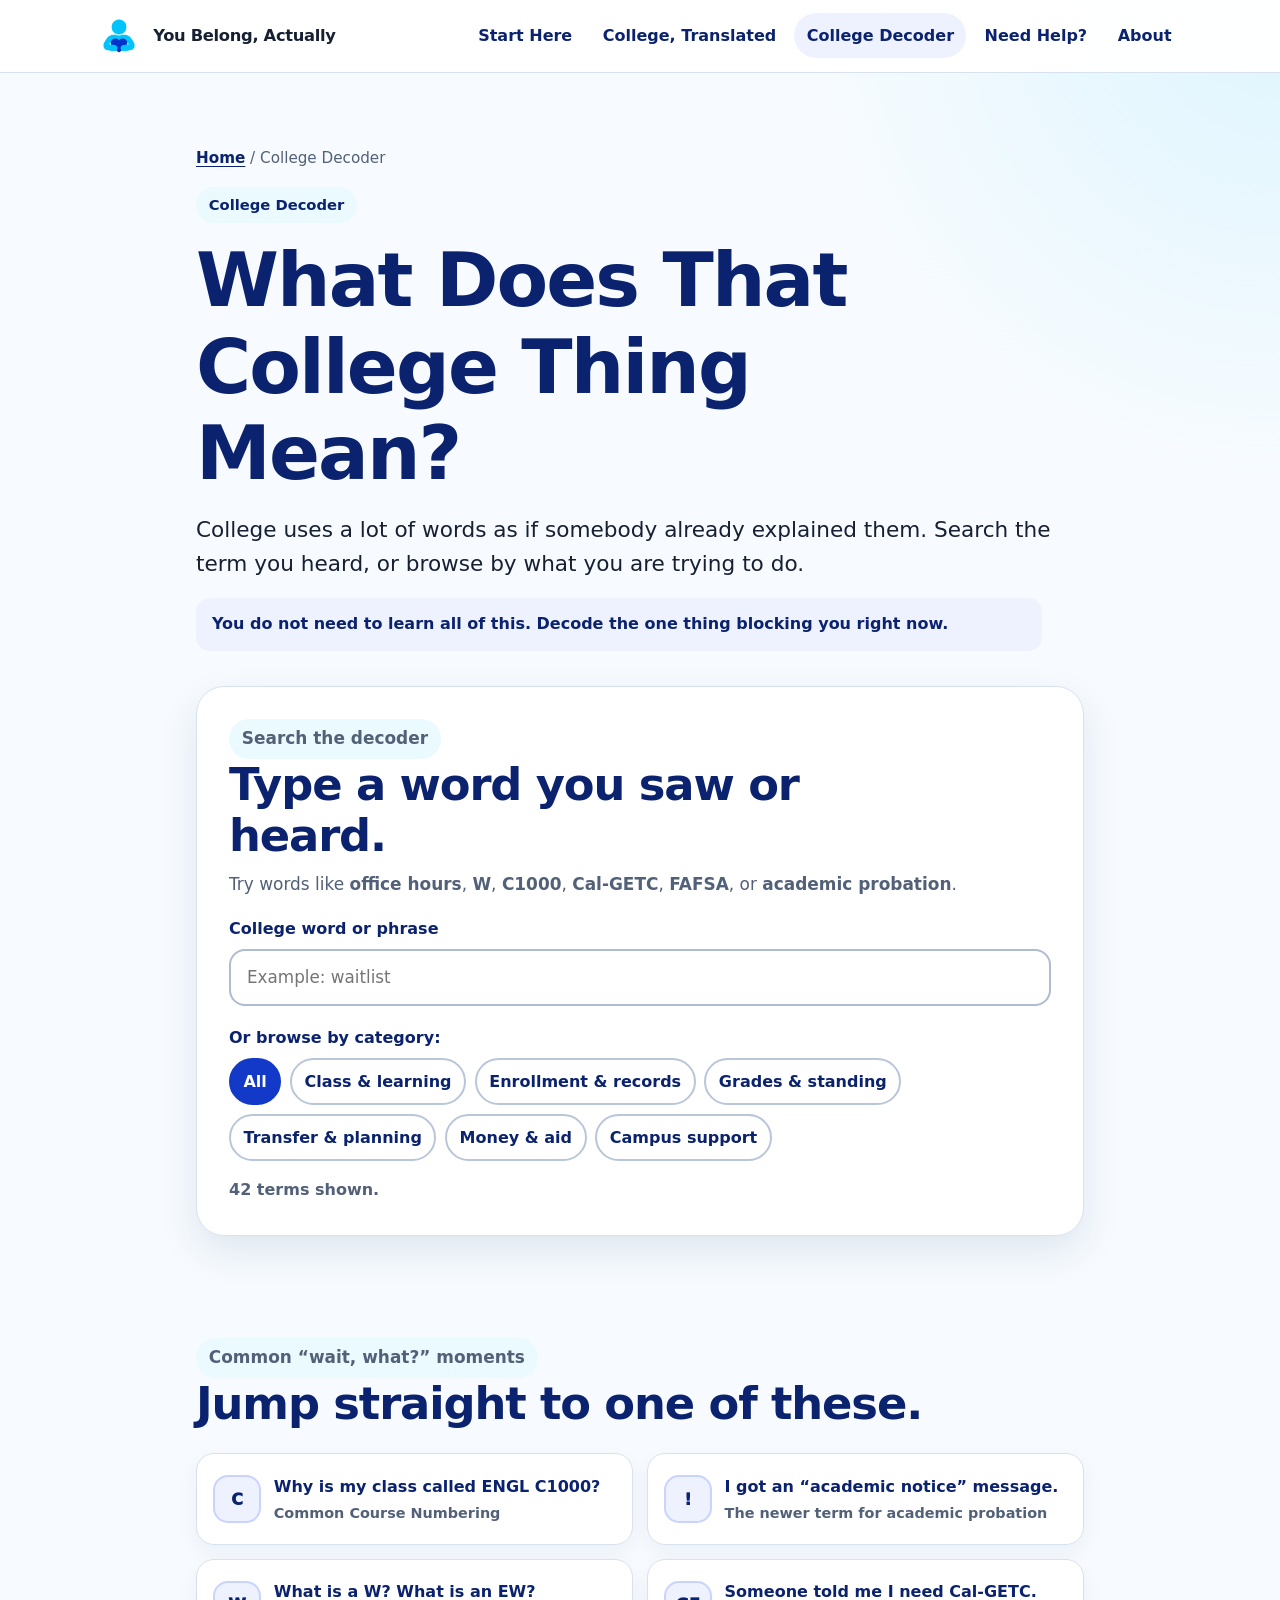
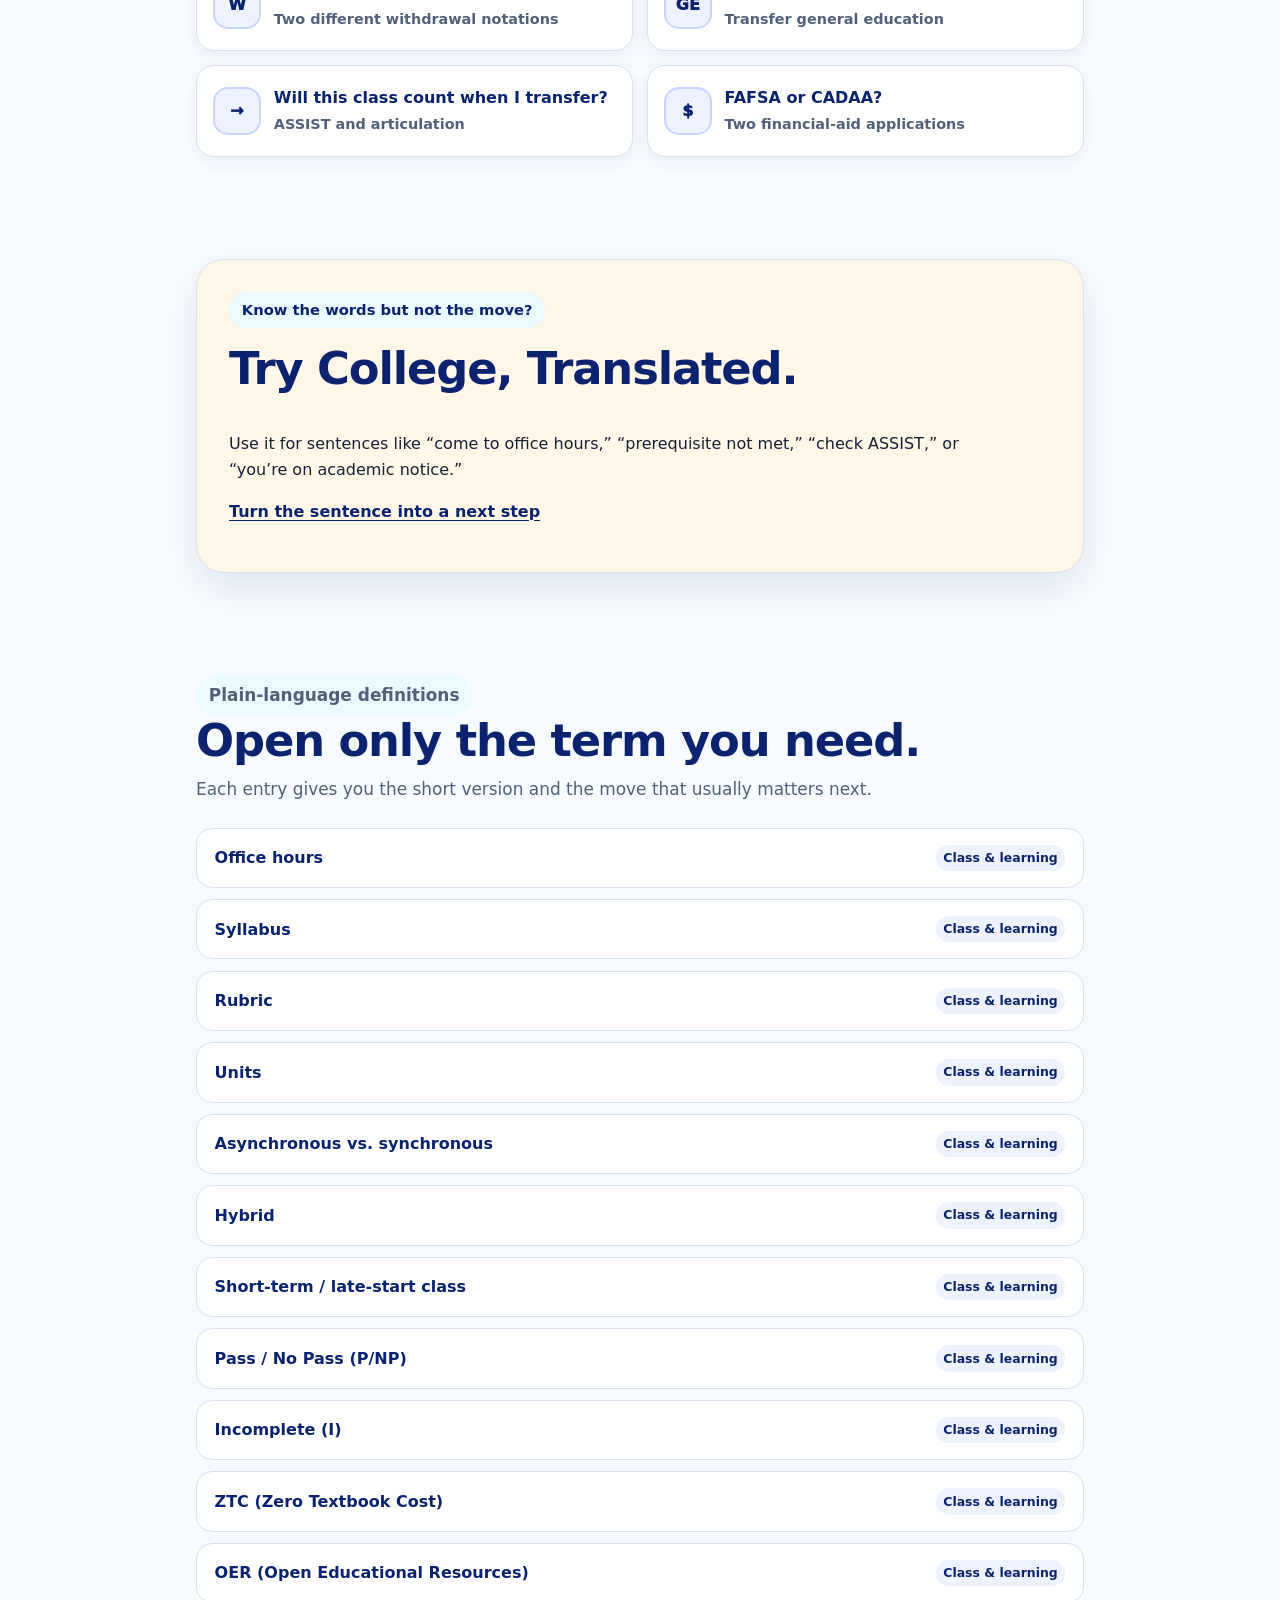
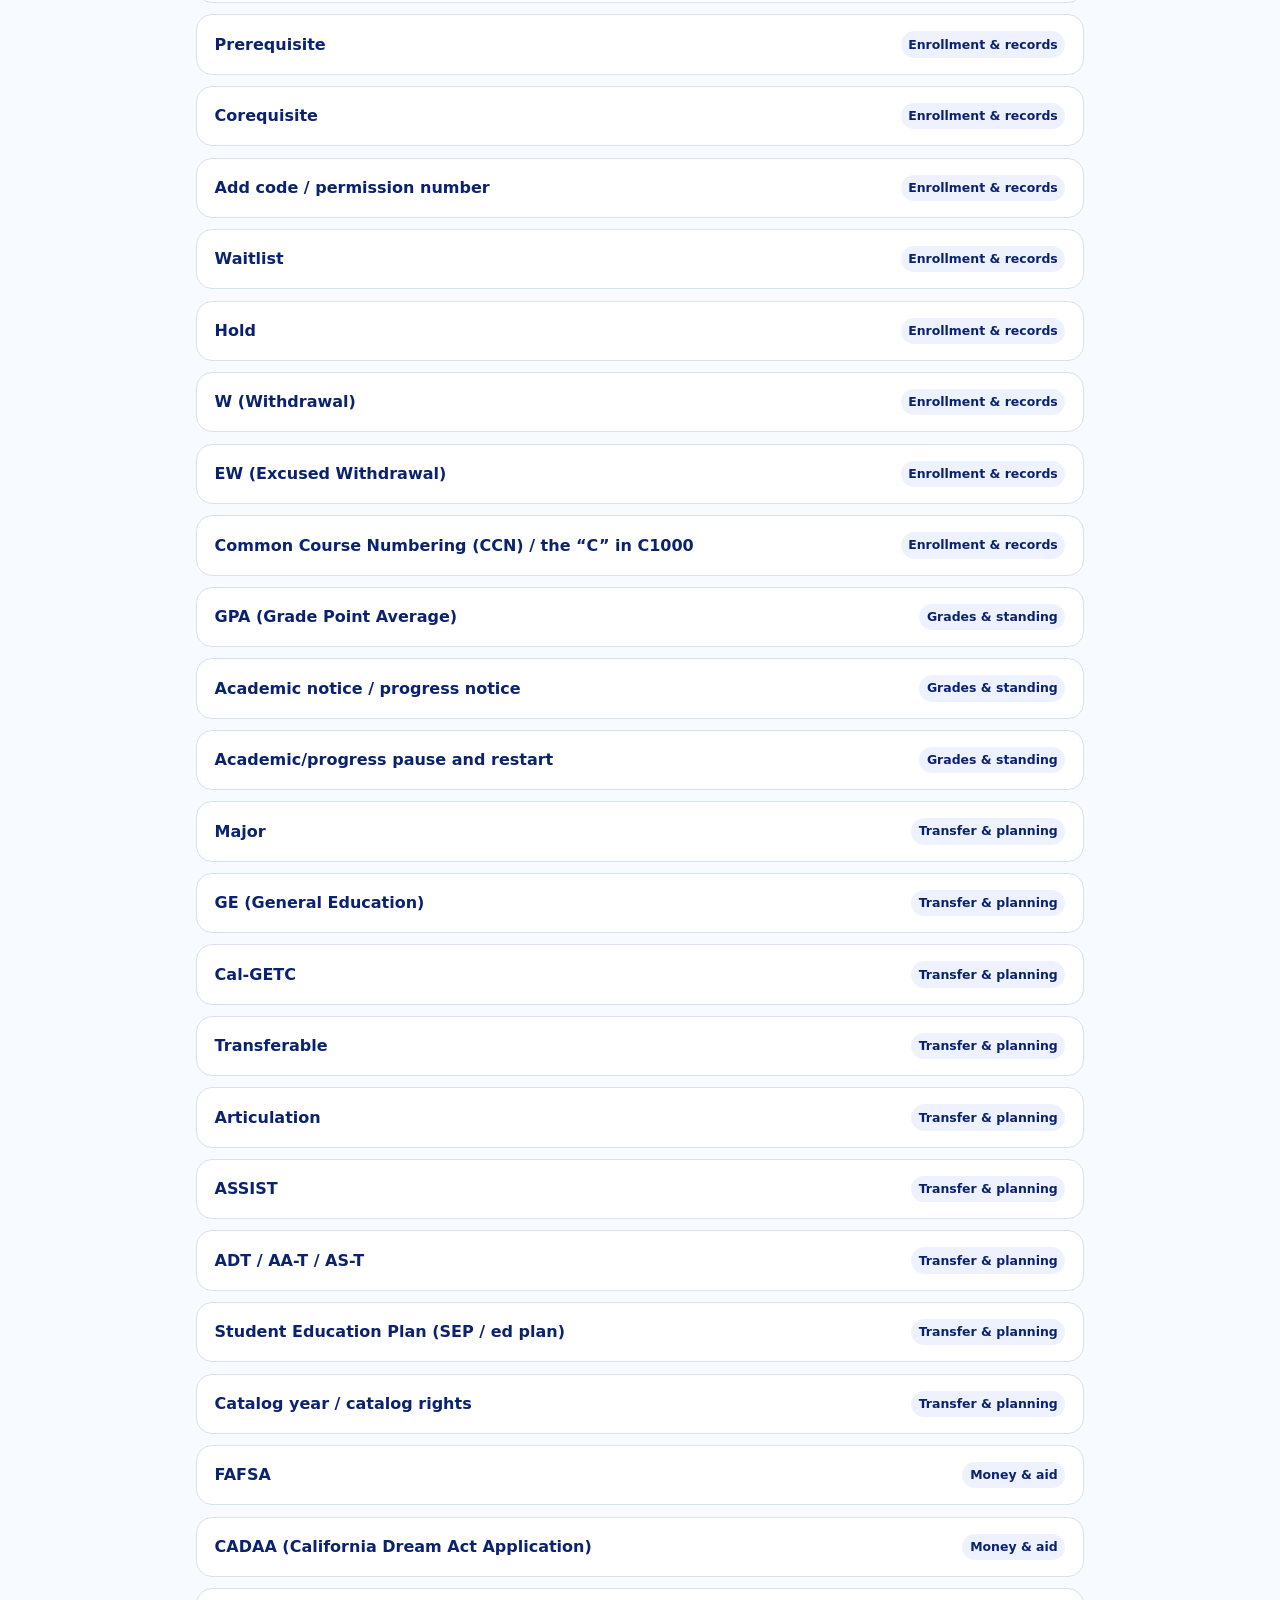
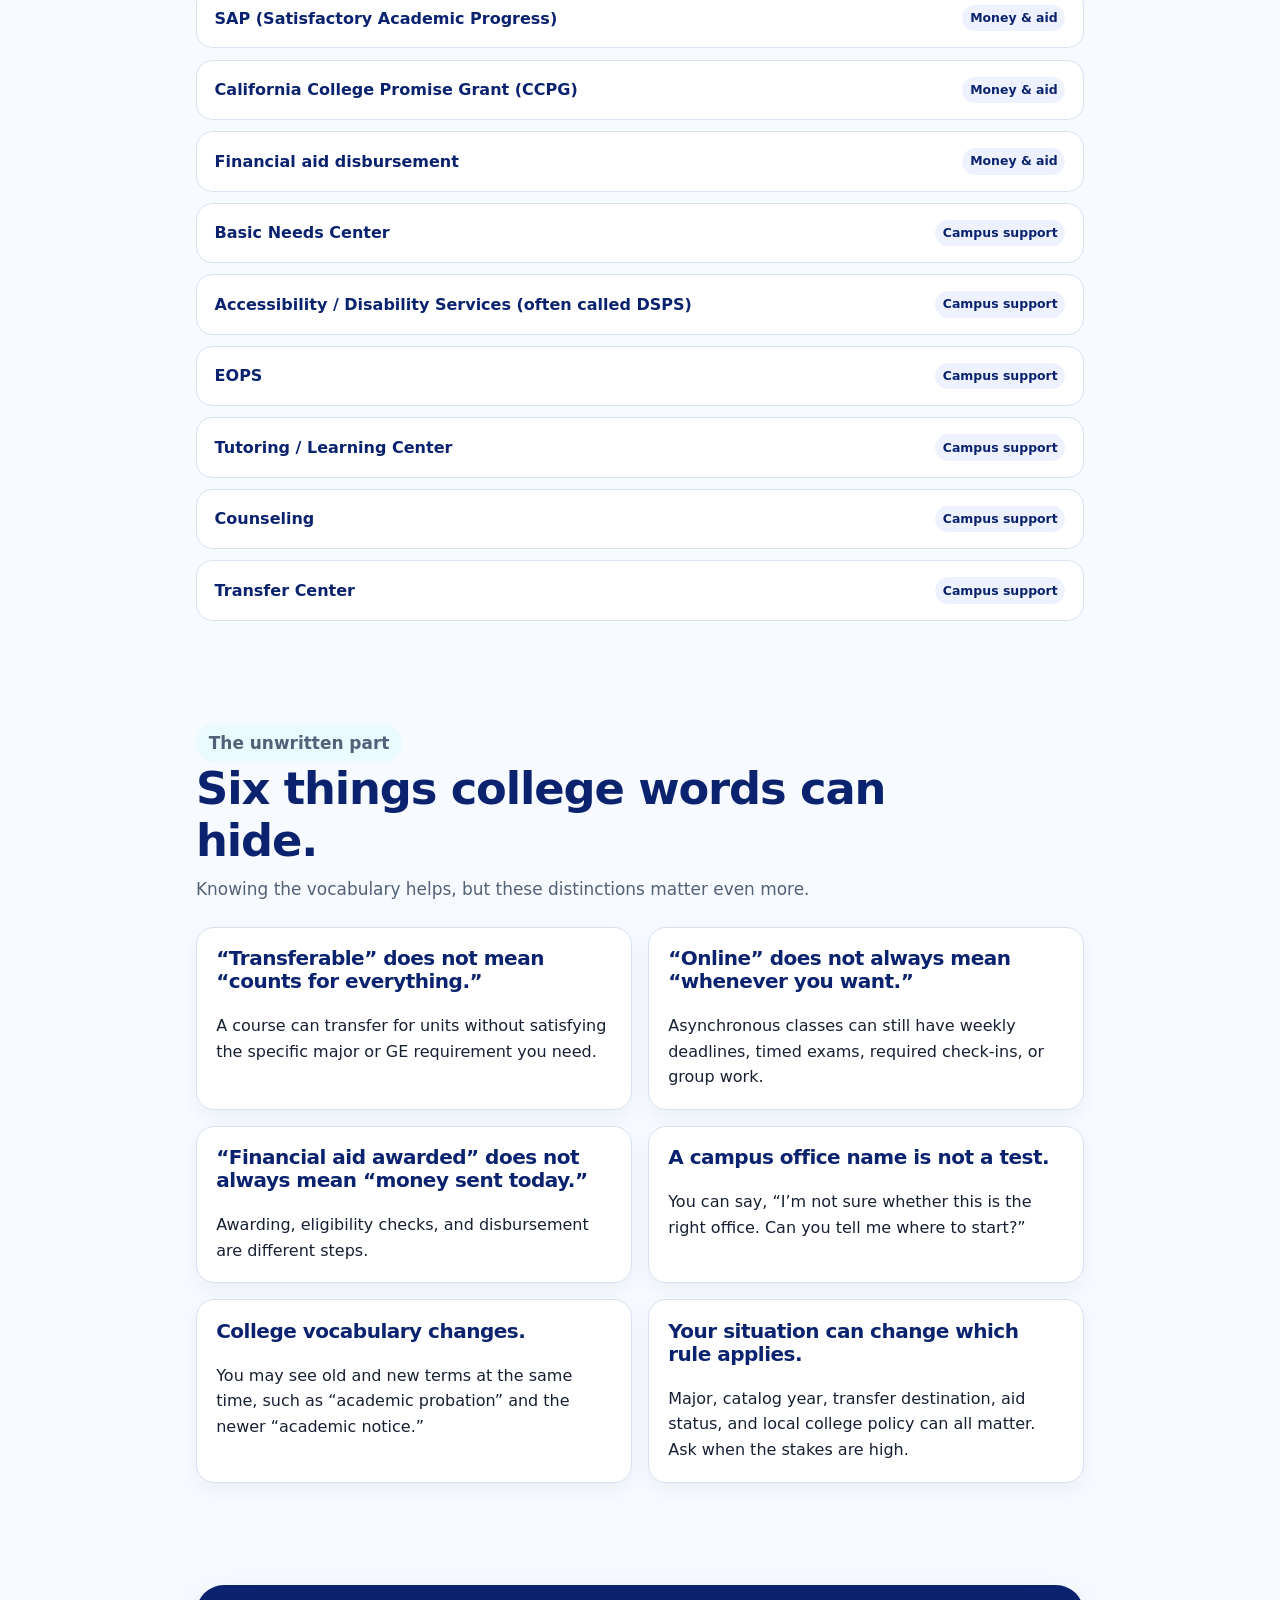
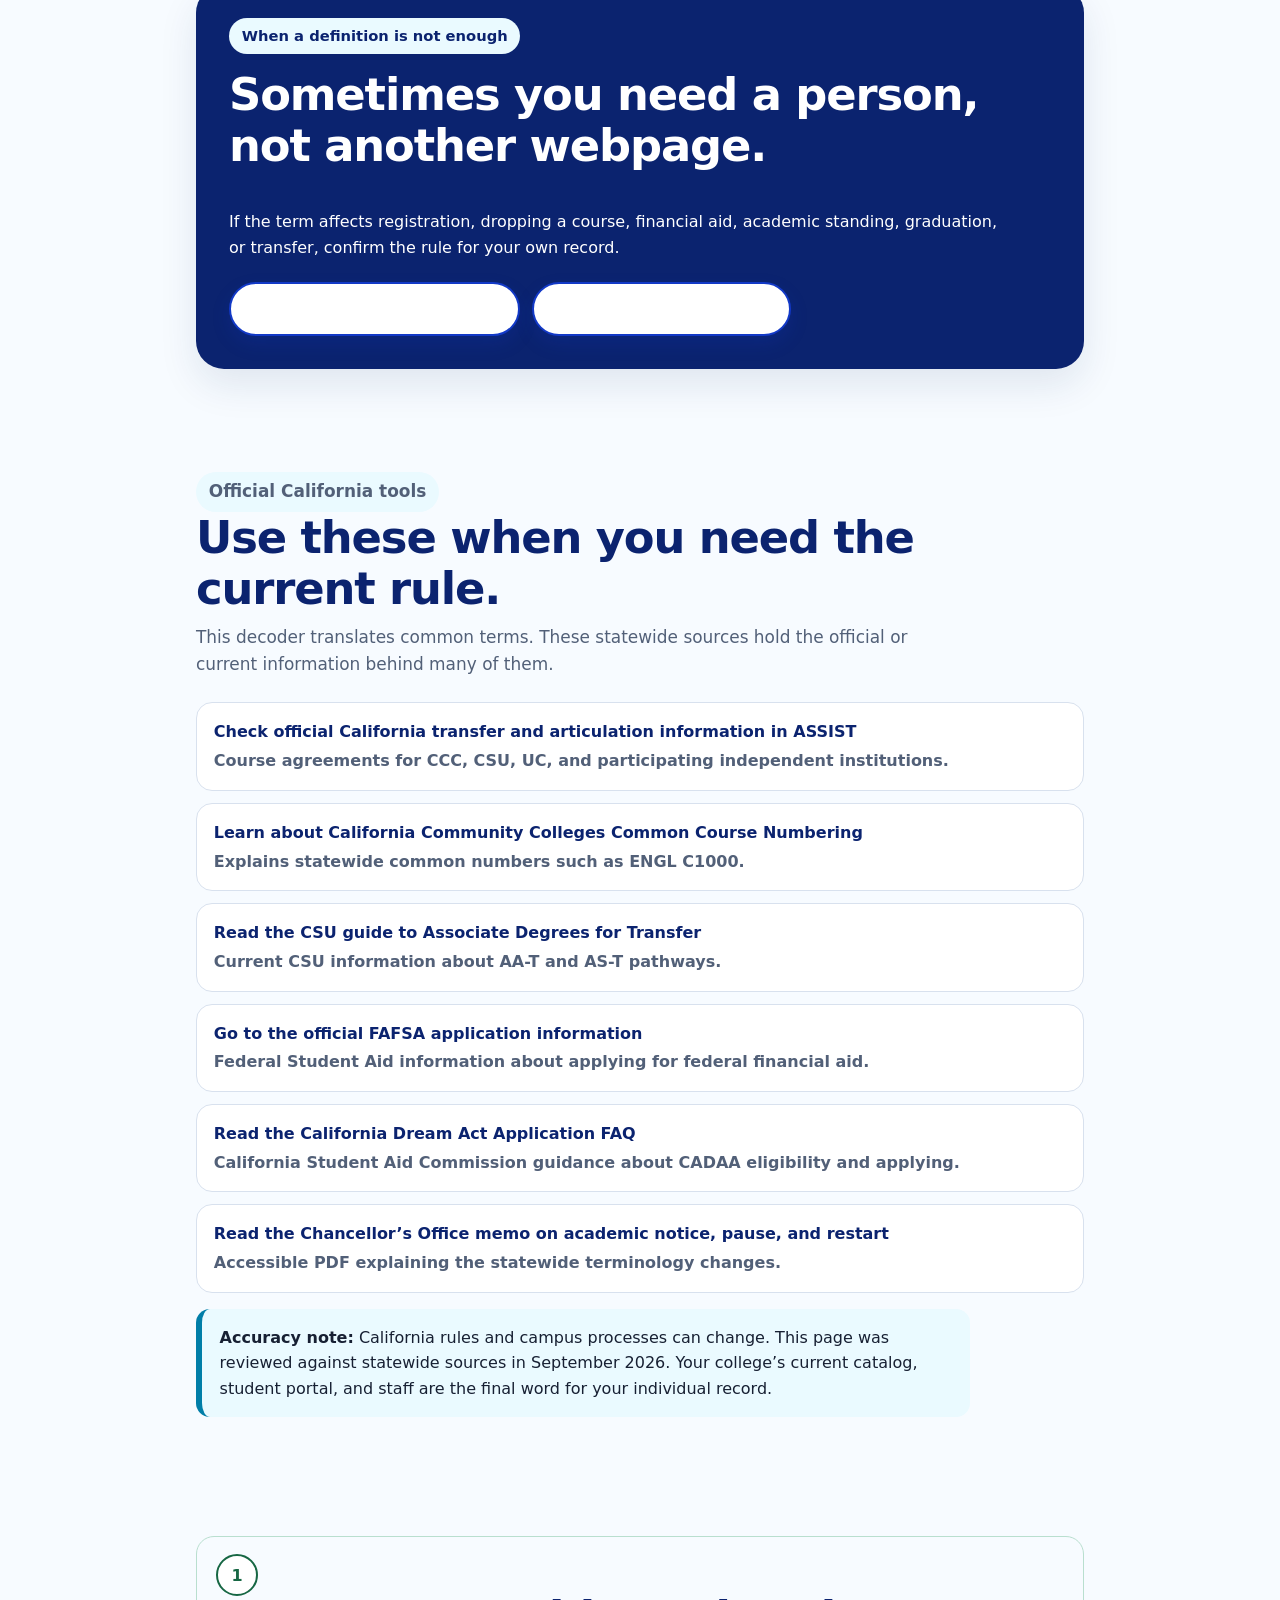
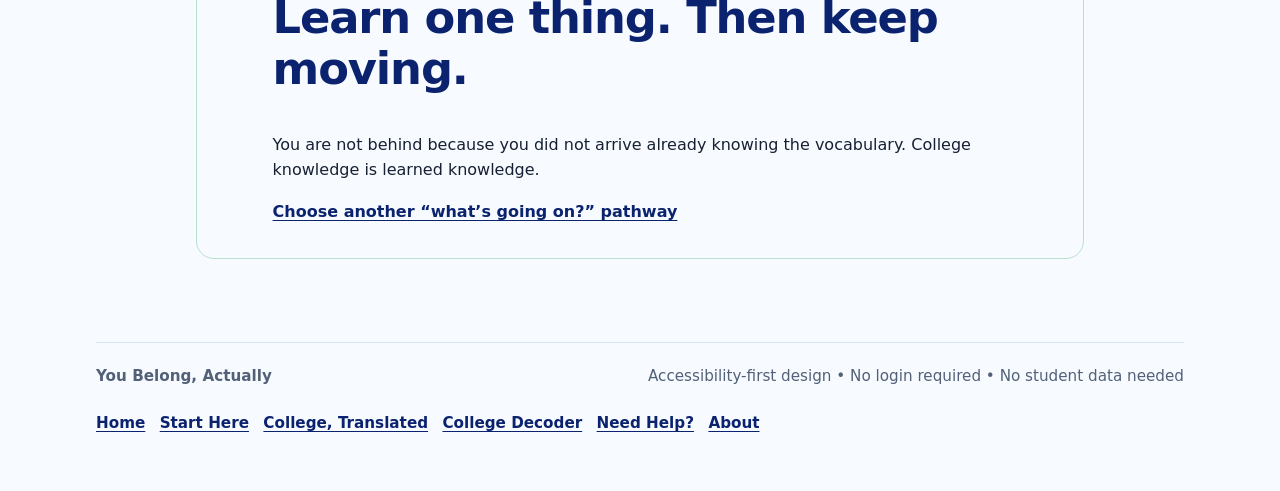
<file: hidden-rules.html>
<!DOCTYPE html>

<html lang="en">
<head>
<meta charset="utf-8"/>
<meta content="width=device-width, initial-scale=1" name="viewport"/>
<meta content="A searchable, plain-language College Decoder for California community college students: office hours, grades, enrollment, transfer, financial aid, and campus support terms." name="description"/>
<title>College Decoder | You Belong, Actually</title>
<link href="favicon16.png" rel="icon" type="image/png"/>
<link href="styles.css" rel="stylesheet"/>
<meta content="#1239c7" name="theme-color"/>
<script defer="" src="decoder.js"></script>
</head>
<body>
<a class="skip-link" href="#main-content">Skip to main content</a>
<header class="site-header">
<nav aria-label="Main navigation" class="nav-wrap">
<a class="brand" href="index.html">
<img alt="" src="favicon16.png"/>
<span>You Belong, Actually</span>
</a>
<ul class="nav-links">
<li><a href="index.html#start">Start Here</a></li><li><a href="college-translated.html">College, Translated</a></li>
<li><a aria-current="page" href="hidden-rules.html">College Decoder</a></li>
<li><a href="who-to-ask.html">Need Help?</a></li>
<li><a href="index.html#about">About</a></li>
</ul>
</nav>
</header>
<main id="main-content">
<section class="page-hero decoder-hero">
<nav aria-label="Breadcrumb" class="breadcrumbs"><a href="index.html">Home</a> / College Decoder</nav>
<p class="eyebrow">College Decoder</p>
<h1>What Does That College Thing Mean?</h1>
<p class="page-lede">
      College uses a lot of words as if somebody already explained them. Search the term you heard,
      or browse by what you are trying to do.
    </p>
<p class="page-note"><strong>You do not need to learn all of this.</strong> Decode the one thing blocking you right now.</p>
</section>
<section aria-labelledby="decode-heading" class="section narrow decoder-tool-section" id="decode">
<div class="decoder-tool">
<div class="section-heading decoder-tool-heading">
<p class="eyebrow">Search the decoder</p>
<h2 id="decode-heading">Type a word you saw or heard.</h2>
<p>Try words like <strong>office hours</strong>, <strong>W</strong>, <strong>C1000</strong>, <strong>Cal-GETC</strong>, <strong>FAFSA</strong>, or <strong>academic probation</strong>.</p>
</div>
<div class="decoder-search-wrap">
<label for="decoder-search">College word or phrase</label>
<div class="decoder-search-row">
<input aria-controls="decoder-term-list" autocomplete="off" class="decoder-search" id="decoder-search" placeholder="Example: waitlist" spellcheck="false" type="search"/>
<button class="clear-search" hidden="" id="clear-search" type="button">Clear</button>
</div>
</div>
<div class="filter-wrap">
<p class="filter-label" id="filter-label">Or browse by category:</p>
<div aria-labelledby="filter-label" class="filter-buttons">
<button aria-pressed="true" class="filter-button" data-filter="all" type="button">All</button>
<button aria-pressed="false" class="filter-button" data-filter="class" type="button">Class &amp; learning</button>
<button aria-pressed="false" class="filter-button" data-filter="enrollment" type="button">Enrollment &amp; records</button>
<button aria-pressed="false" class="filter-button" data-filter="standing" type="button">Grades &amp; standing</button>
<button aria-pressed="false" class="filter-button" data-filter="transfer" type="button">Transfer &amp; planning</button>
<button aria-pressed="false" class="filter-button" data-filter="money" type="button">Money &amp; aid</button>
<button aria-pressed="false" class="filter-button" data-filter="support" type="button">Campus support</button>
</div>
</div>
<p aria-live="polite" class="decoder-status" id="decoder-status">42 terms available.</p>
<noscript><p class="callout">Search and category filters need JavaScript, but every term is still available in the list below.</p></noscript>
</div>
</section>
<section aria-labelledby="quick-decodes-heading" class="section narrow">
<div class="section-heading">
<p class="eyebrow">Common “wait, what?” moments</p>
<h2 id="quick-decodes-heading">Jump straight to one of these.</h2>
</div>
<div class="quick-decode-grid">
<a class="quick-decode-card" href="#term-ccn"><span aria-hidden="true" class="quick-mark">C</span><span><strong>Why is my class called ENGL C1000?</strong><small>Common Course Numbering</small></span></a>
<a class="quick-decode-card" href="#term-notice"><span aria-hidden="true" class="quick-mark">!</span><span><strong>I got an “academic notice” message.</strong><small>The newer term for academic probation</small></span></a>
<a class="quick-decode-card" href="#term-w"><span aria-hidden="true" class="quick-mark">W</span><span><strong>What is a W? What is an EW?</strong><small>Two different withdrawal notations</small></span></a>
<a class="quick-decode-card" href="#term-calgetc"><span aria-hidden="true" class="quick-mark">GE</span><span><strong>Someone told me I need Cal-GETC.</strong><small>Transfer general education</small></span></a>
<a class="quick-decode-card" href="#term-assist"><span aria-hidden="true" class="quick-mark">→</span><span><strong>Will this class count when I transfer?</strong><small>ASSIST and articulation</small></span></a>
<a class="quick-decode-card" href="#term-fafsa"><span aria-hidden="true" class="quick-mark">$</span><span><strong>FAFSA or CADAA?</strong><small>Two financial-aid applications</small></span></a>
</div>
</section><section aria-labelledby="translation-bridge-heading" class="section narrow" id="translation-bridge"><div class="feature warm"><p class="eyebrow">Know the words but not the move?</p><h2 id="translation-bridge-heading">Try College, Translated.</h2><p>Use it for sentences like “come to office hours,” “prerequisite not met,” “check ASSIST,” or “you’re on academic notice.”</p><p><a href="college-translated.html"><strong>Turn the sentence into a next step</strong></a></p></div></section>
<section aria-labelledby="terms-heading" class="section narrow">
<div class="section-heading">
<p class="eyebrow">Plain-language definitions</p>
<h2 id="terms-heading">Open only the term you need.</h2>
<p>Each entry gives you the short version and the move that usually matters next.</p>
</div>
<div class="term-list searchable-term-list" id="decoder-term-list">
<details class="decoder-term" data-category="class" data-search="office hours professor instructor meeting appointment faculty help" id="term-office-hours">
<summary><span class="term-name">Office hours</span><span class="term-category">Class &amp; learning</span></summary>
<div class="detail-body"><p><strong>What it means:</strong> time an instructor sets aside for students to ask questions, talk through a problem, or get help.</p><p><strong>What to do with it:</strong> you do not need to be in trouble. “Can I check that I understand the assignment?” is enough.</p></div>
</details>
<details class="decoder-term" data-category="class" data-search="syllabus course guide policies grading contact dates rules" id="term-syllabus">
<summary><span class="term-name">Syllabus</span><span class="term-category">Class &amp; learning</span></summary>
<div class="detail-body"><p><strong>What it means:</strong> the course guide with policies, grading information, instructor contact information, assignments, and important dates.</p><p><strong>What to do with it:</strong> check the syllabus and course site when you have a class-specific question, then ask if the answer is still unclear.</p></div>
</details>
<details class="decoder-term" data-category="class" data-search="rubric grading criteria points assignment score expectations" id="term-rubric">
<summary><span class="term-name">Rubric</span><span class="term-category">Class &amp; learning</span></summary>
<div class="detail-body"><p><strong>What it means:</strong> a guide showing the criteria used to evaluate an assignment.</p><p><strong>What to do with it:</strong> use it before you submit, not only after the grade comes back.</p></div>
</details>
<details class="decoder-term" data-category="class" data-search="units credits workload full time part time credit hours" id="term-units">
<summary><span class="term-name">Units</span><span class="term-category">Class &amp; learning</span></summary>
<div class="detail-body"><p><strong>What it means:</strong> a measure of academic credit connected to a course. Unit totals are also used in degree, enrollment-status, transfer, and aid rules.</p><p><strong>What to do with it:</strong> do not judge workload only by the number of classes. Courses can carry different unit values and different amounts of work.</p></div>
</details>
<details class="decoder-term" data-category="class" data-search="asynchronous synchronous online live zoom schedule no meeting" id="term-async">
<summary><span class="term-name">Asynchronous vs. synchronous</span><span class="term-category">Class &amp; learning</span></summary>
<div class="detail-body"><p><strong>Asynchronous:</strong> you complete online course work without a regular live class meeting at a set time. It can still have firm weekly deadlines.</p><p><strong>Synchronous:</strong> the class meets live at scheduled times, whether online or in person.</p></div>
</details>
<details class="decoder-term" data-category="class" data-search="hybrid partially online in person class format schedule" id="term-hybrid">
<summary><span class="term-name">Hybrid</span><span class="term-category">Class &amp; learning</span></summary>
<div class="detail-body"><p><strong>What it means:</strong> a course that combines scheduled in-person or live instruction with online work.</p><p><strong>What to do with it:</strong> read the section details carefully. “Hybrid” does not tell you by itself which days are on campus.</p></div>
</details>
<details class="decoder-term" data-category="class" data-search="short term late start accelerated 8 week 5 week class compressed" id="term-short-term">
<summary><span class="term-name">Short-term / late-start class</span><span class="term-category">Class &amp; learning</span></summary>
<div class="detail-body"><p><strong>What it means:</strong> a course that runs for fewer weeks than the full semester or starts later in the term.</p><p><strong>What to do with it:</strong> expect a faster pace. A shorter calendar usually compresses the course; it does not automatically mean less course content.</p></div>
</details>
<details class="decoder-term" data-category="class" data-search="pass no pass p np credit no credit grading option letter grade" id="term-pnp">
<summary><span class="term-name">Pass / No Pass (P/NP)</span><span class="term-category">Class &amp; learning</span></summary>
<div class="detail-body"><p><strong>What it means:</strong> a grading option that records a pass or no pass instead of a letter grade.</p><p><strong>Before choosing it:</strong> check the class, major, transfer, and financial-aid rules that apply to you. Some requirements limit how P/NP can be used.</p></div>
</details>
<details class="decoder-term" data-category="class" data-search="incomplete I grade unfinished extension emergency finish later" id="term-incomplete">
<summary><span class="term-name">Incomplete (I)</span><span class="term-category">Class &amp; learning</span></summary>
<div class="detail-body"><p><strong>What it means:</strong> a temporary notation that may be available in limited circumstances when approved course work cannot be finished by the end of the term.</p><p><strong>Important:</strong> it is not an automatic extension. Ask your instructor or Admissions &amp; Records about eligibility, the remaining work, and the deadline.</p></div>
</details>
<details class="decoder-term" data-category="class" data-search="ztc zero textbook cost free textbook course materials class search" id="term-ztc">
<summary><span class="term-name">ZTC (Zero Textbook Cost)</span><span class="term-category">Class &amp; learning</span></summary>
<div class="detail-body"><p><strong>What it means:</strong> a course section identified as having zero required textbook cost.</p><p><strong>What to do with it:</strong> still read the section notes for any other required supplies, software, or course-specific fees.</p></div>
</details>
<details class="decoder-term" data-category="class" data-search="oer open educational resources free textbook openly licensed materials ztc" id="term-oer">
<summary><span class="term-name">OER (Open Educational Resources)</span><span class="term-category">Class &amp; learning</span></summary>
<div class="detail-body"><p><strong>What it means:</strong> teaching and learning materials with open licenses that allow certain kinds of reuse and sharing.</p><p><strong>Useful distinction:</strong> OER can help make a class ZTC, but “OER” and “ZTC” do not mean exactly the same thing.</p></div>
</details>
<details class="decoder-term" data-category="enrollment" data-search="prerequisite prereq requirement before enroll class eligibility" id="term-prereq">
<summary><span class="term-name">Prerequisite</span><span class="term-category">Enrollment &amp; records</span></summary>
<div class="detail-body"><p><strong>What it means:</strong> a requirement you must meet before enrolling in a particular course.</p><p><strong>If registration blocks you:</strong> counseling or Admissions &amp; Records can usually explain what the system is checking and what options may exist.</p></div>
</details>
<details class="decoder-term" data-category="enrollment" data-search="corequisite coreq linked support class same time enroll together" id="term-coreq">
<summary><span class="term-name">Corequisite</span><span class="term-category">Enrollment &amp; records</span></summary>
<div class="detail-body"><p><strong>What it means:</strong> a course or requirement that must usually be taken at the same time as another course, unless you have already satisfied it.</p><p><strong>What to do with it:</strong> if one class will not enroll, check whether the system expects you to add a linked course too.</p></div>
</details>
<details class="decoder-term" data-category="enrollment" data-search="add code permission number late add instructor enrollment code register" id="term-add-code">
<summary><span class="term-name">Add code / permission number</span><span class="term-category">Enrollment &amp; records</span></summary>
<div class="detail-body"><p><strong>What it means:</strong> a code or permission an instructor may provide so an eligible student can add a class after regular enrollment has begun.</p><p><strong>Important:</strong> it may not override prerequisites, deadlines, holds, or other enrollment rules.</p></div>
</details>
<details class="decoder-term" data-category="enrollment" data-search="waitlist full class waiting list seat enrollment offer" id="term-waitlist">
<summary><span class="term-name">Waitlist</span><span class="term-category">Enrollment &amp; records</span></summary>
<div class="detail-body"><p><strong>What it means:</strong> a list of students waiting for an opening in a full class.</p><p><strong>What to do with it:</strong> watch your student email and enrollment system closely. A seat offer or permission to add may have a deadline.</p></div>
</details>
<details class="decoder-term" data-category="enrollment" data-search="hold registration block service indicator account stop enroll transcript payment" id="term-hold">
<summary><span class="term-name">Hold</span><span class="term-category">Enrollment &amp; records</span></summary>
<div class="detail-body"><p><strong>What it means:</strong> a block on a specific college action until something is resolved, such as a required document, account issue, or other process.</p><p><strong>What to do with it:</strong> open the hold details in your student portal. The office named there is usually the best first contact.</p></div>
</details>
<details class="decoder-term" data-category="enrollment" data-search="W withdrawal withdraw drop class transcript leave course" id="term-w">
<summary><span class="term-name">W (Withdrawal)</span><span class="term-category">Enrollment &amp; records</span></summary>
<div class="detail-body"><p><strong>What it means:</strong> a transcript notation showing that you withdrew from a course after the no-notation period.</p><p><strong>Before withdrawing:</strong> check the deadline and possible effects on academic progress, repeat limits, financial aid, transfer timing, or your education plan.</p></div>
</details>
<details class="decoder-term" data-category="enrollment" data-search="EW excused withdrawal emergency illness circumstances beyond control transcript W" id="term-ew">
<summary><span class="term-name">EW (Excused Withdrawal)</span><span class="term-category">Enrollment &amp; records</span></summary>
<div class="detail-body"><p><strong>What it means:</strong> a withdrawal notation that may be used when circumstances beyond a student’s control make completing a course impracticable.</p><p><strong>Why it is different:</strong> California Community Colleges treat EW differently from a regular W in statewide progress calculations. The local request process can vary, so ask Admissions &amp; Records what your college requires.</p></div>
</details>
<details class="decoder-term" data-category="enrollment" data-search="CCN common course numbering C1000 ENGL C1000 COMM C1000 C prefix common number California" id="term-ccn">
<summary><span class="term-name">Common Course Numbering (CCN) / the “C” in C1000</span><span class="term-category">Enrollment &amp; records</span></summary>
<div class="detail-body"><p><strong>What it means:</strong> California Community Colleges are moving common courses to shared numbers and course information so students can recognize comparable courses more easily across colleges.</p><p><strong>That “C” matters:</strong> in a course such as <strong>ENGL C1000</strong>, the C identifies it as a commonly numbered course in the statewide system.</p></div>
</details>
<details class="decoder-term" data-category="standing" data-search="GPA grade point average grades academic standing cumulative term" id="term-gpa">
<summary><span class="term-name">GPA (Grade Point Average)</span><span class="term-category">Grades &amp; standing</span></summary>
<div class="detail-body"><p><strong>What it means:</strong> a numerical summary of grades from courses that carry grade points.</p><p><strong>Useful distinction:</strong> your term GPA covers one term; your cumulative GPA combines applicable coursework across terms.</p></div>
</details>
<details class="decoder-term" data-category="standing" data-search="academic notice progress notice academic probation progress probation probation warning standing GPA completion" id="term-notice">
<summary><span class="term-name">Academic notice / progress notice</span><span class="term-category">Grades &amp; standing</span></summary>
<div class="detail-body"><p><strong>What it means:</strong> a status telling you that your cumulative academic or course-completion record needs attention.</p><p><strong>You may still hear the older word “probation.”</strong> California regulations now use <em>academic notice</em> and <em>progress notice</em>. Academic notice generally relates to grades/GPA; progress notice relates to course completion patterns.</p><p><strong>What to do with it:</strong> read the notice, meet with the campus office it names, and ask what specific conditions you need to improve.</p></div>
</details>
<details class="decoder-term" data-category="standing" data-search="academic pause progress pause dismissal restart reinstatement academic dismissal progress dismissal return" id="term-pause">
<summary><span class="term-name">Academic/progress pause and restart</span><span class="term-category">Grades &amp; standing</span></summary>
<div class="detail-body"><p><strong>What it means:</strong> newer California terms for what was previously called academic/progress dismissal and return after dismissal.</p><p><strong>Important:</strong> “pause” is not the same as “you can never come back.” State rules preserve access to support services during a pause, and your college can explain its restart process.</p></div>
</details>
<details class="decoder-term" data-category="transfer" data-search="major field study degree program concentration career" id="term-major">
<summary><span class="term-name">Major</span><span class="term-category">Transfer &amp; planning</span></summary>
<div class="detail-body"><p><strong>What it means:</strong> your main field of study, such as psychology, nursing, English, business, or computer science.</p><p><strong>What to do with it:</strong> degree and transfer requirements can change by major, so “a class transfers” is not always the same as “this class counts for my major.”</p></div>
</details>
<details class="decoder-term" data-category="transfer" data-search="GE general education breadth graduation requirement transfer pattern" id="term-ge">
<summary><span class="term-name">GE (General Education)</span><span class="term-category">Transfer &amp; planning</span></summary>
<div class="detail-body"><p><strong>What it means:</strong> broad course requirements outside or alongside your major, often including areas such as writing, math, arts/humanities, sciences, and social sciences.</p><p><strong>What to do with it:</strong> use the GE pattern that belongs to your actual degree and transfer plan, not a checklist you found for somebody else.</p></div>
</details>
<details class="decoder-term" data-category="transfer" data-search="Cal-GETC CALGETC IGETC CSU GE general education transfer curriculum UC CSU pattern" id="term-calgetc">
<summary><span class="term-name">Cal-GETC</span><span class="term-category">Transfer &amp; planning</span></summary>
<div class="detail-body"><p><strong>What it means:</strong> the California General Education Transfer Curriculum, a statewide GE pattern for eligible California Community College students transferring to a UC or CSU.</p><p><strong>Why you may hear different names:</strong> Cal-GETC began for new CCC students in Fall 2025, while some continuing students may still be eligible to use older patterns such as IGETC or CSU GE. A counselor can tell you which pattern applies to your record and goal.</p></div>
</details>
<details class="decoder-term" data-category="transfer" data-search="transferable transfer credit units UC CSU counts course transferable major requirement" id="term-transferable">
<summary><span class="term-name">Transferable</span><span class="term-category">Transfer &amp; planning</span></summary>
<div class="detail-body"><p><strong>What it means:</strong> a receiving university may accept the course for transfer credit.</p><p><strong>Hidden distinction:</strong> transferable does <em>not</em> automatically mean the course satisfies the specific major, GE, or campus requirement you need. Check the articulation agreement.</p></div>
</details>
<details class="decoder-term" data-category="transfer" data-search="articulation agreement course equivalency transfer major requirement ASSIST" id="term-articulation">
<summary><span class="term-name">Articulation</span><span class="term-category">Transfer &amp; planning</span></summary>
<div class="detail-body"><p><strong>What it means:</strong> an official agreement showing how coursework at one college can satisfy requirements at another institution.</p><p><strong>What to do with it:</strong> for California transfer planning, use current articulation information in ASSIST and review it with a counselor.</p></div>
</details>
<details class="decoder-term" data-category="transfer" data-search="ASSIST assist.org articulation transfer UC CSU major prep course agreement official database" id="term-assist">
<summary><span class="term-name">ASSIST</span><span class="term-category">Transfer &amp; planning</span></summary>
<div class="detail-body"><p><strong>What it means:</strong> California’s official statewide source for course transfer and articulation information among the public higher-education systems and participating independent institutions.</p><p><strong>What to do with it:</strong> use ASSIST to see how courses may apply to transfer requirements, then use counseling to build the full plan.</p></div>
</details>
<details class="decoder-term" data-category="transfer" data-search="ADT associate degree for transfer AA-T AS-T degree with guarantee CSU transfer similar major" id="term-adt">
<summary><span class="term-name">ADT / AA-T / AS-T</span><span class="term-category">Transfer &amp; planning</span></summary>
<div class="detail-body"><p><strong>What it means:</strong> an Associate Degree for Transfer. AA-T means Associate in Arts for Transfer; AS-T means Associate in Science for Transfer.</p><p><strong>What it can do:</strong> students who complete an eligible ADT and meet CSU requirements receive transfer advantages, including guaranteed admission to a CSU campus. It does not guarantee a particular CSU campus or major.</p></div>
</details>
<details class="decoder-term" data-category="transfer" data-search="SEP student education plan educational plan ed plan counseling courses degree map plan" id="term-sep">
<summary><span class="term-name">Student Education Plan (SEP / ed plan)</span><span class="term-category">Transfer &amp; planning</span></summary>
<div class="detail-body"><p><strong>What it means:</strong> a course plan built around your educational goal, usually with a counselor.</p><p><strong>What to do with it:</strong> update it when your major, transfer target, work schedule, or other major circumstances change.</p></div>
</details>
<details class="decoder-term" data-category="transfer" data-search="catalog rights catalog year requirements returning student degree requirements year" id="term-catalog-rights">
<summary><span class="term-name">Catalog year / catalog rights</span><span class="term-category">Transfer &amp; planning</span></summary>
<div class="detail-body"><p><strong>What it means:</strong> the set of college requirements that may govern your degree based on when and how you attended. Rules are not always simply “whatever the newest catalog says.”</p><p><strong>What to do with it:</strong> if you have been in college for several years or returned after a break, ask a counselor which catalog requirements apply to you.</p></div>
</details>
<details class="decoder-term" data-category="money" data-search="FAFSA free application federal student aid Pell grant financial aid money application" id="term-fafsa">
<summary><span class="term-name">FAFSA</span><span class="term-category">Money &amp; aid</span></summary>
<div class="detail-body"><p><strong>What it means:</strong> the Free Application for Federal Student Aid. Eligible students use it to apply for federal aid and it can also be used to determine eligibility for state and college aid.</p><p><strong>What to do with it:</strong> submit the correct application for each aid year and respond to any follow-up requests from your financial aid office.</p></div>
</details>
<details class="decoder-term" data-category="money" data-search="CADAA California Dream Act Application undocumented AB540 DACA financial aid state aid dreamer" id="term-cadaa">
<summary><span class="term-name">CADAA (California Dream Act Application)</span><span class="term-category">Money &amp; aid</span></summary>
<div class="detail-body"><p><strong>What it means:</strong> California’s state financial-aid application for eligible undocumented students and others who meet applicable California requirements.</p><p><strong>Not sure whether FAFSA or CADAA applies to you?</strong> Ask your college financial aid office rather than guessing from somebody else’s situation.</p></div>
</details>
<details class="decoder-term" data-category="money" data-search="SAP satisfactory academic progress financial aid GPA completion pace maximum timeframe warning appeal" id="term-sap">
<summary><span class="term-name">SAP (Satisfactory Academic Progress)</span><span class="term-category">Money &amp; aid</span></summary>
<div class="detail-body"><p><strong>What it means:</strong> the academic-progress standards used to determine whether you remain eligible for certain financial aid.</p><p><strong>Important:</strong> SAP is a financial-aid rule, not exactly the same thing as your college’s academic standing. Read your college’s SAP policy if you receive a warning, suspension, or appeal notice.</p></div>
</details>
<details class="decoder-term" data-category="money" data-search="CCPG California College Promise Grant BOG waiver fee waiver enrollment fees promise grant" id="term-ccpg">
<summary><span class="term-name">California College Promise Grant (CCPG)</span><span class="term-category">Money &amp; aid</span></summary>
<div class="detail-body"><p><strong>What it means:</strong> a California Community College program that can waive enrollment fees for eligible students.</p><p><strong>You may hear an older name:</strong> BOG Fee Waiver. Also, the CCPG is not necessarily the same thing as a local college “Promise” program.</p></div>
</details>
<details class="decoder-term" data-category="money" data-search="disbursement refund financial aid payment award money deposit date bank" id="term-disbursement">
<summary><span class="term-name">Financial aid disbursement</span><span class="term-category">Money &amp; aid</span></summary>
<div class="detail-body"><p><strong>What it means:</strong> the point when approved financial-aid funds are actually released according to the college’s process.</p><p><strong>Hidden distinction:</strong> an aid <em>award</em> and a <em>disbursement</em> are not the same moment. Check your financial aid portal for requirements and your college’s disbursement schedule.</p></div>
</details>
<details class="decoder-term" data-category="support" data-search="basic needs center food pantry housing transportation emergency grant hygiene food insecurity help" id="term-basic-needs">
<summary><span class="term-name">Basic Needs Center</span><span class="term-category">Campus support</span></summary>
<div class="detail-body"><p><strong>What it means:</strong> a campus starting point for resources connected to needs such as food, housing, transportation, emergency support, and other essentials.</p><p><strong>You do not have to decide whether your problem is “serious enough” before asking what support exists.</strong></p></div>
</details>
<details class="decoder-term" data-category="support" data-search="DSPS disability accessibility accommodations disabled students services extra time testing note taker assistive technology" id="term-accessibility">
<summary><span class="term-name">Accessibility / Disability Services (often called DSPS)</span><span class="term-category">Campus support</span></summary>
<div class="detail-body"><p><strong>What it means:</strong> the office that works with eligible students on disability-related access and academic accommodations. The exact office name varies by college.</p><p><strong>What to do with it:</strong> contact the office directly to learn about eligibility, documentation, and how accommodations are put in place.</p></div>
</details>
<details class="decoder-term" data-category="support" data-search="EOPS extended opportunity programs services counseling book grant priority registration low income first generation support" id="term-eops">
<summary><span class="term-name">EOPS</span><span class="term-category">Campus support</span></summary>
<div class="detail-body"><p><strong>What it means:</strong> Extended Opportunity Programs and Services, a California Community College support program for eligible students facing economic and educational barriers.</p><p><strong>What to do with it:</strong> check your college’s EOPS eligibility and application information. Services can include counseling and other academic or financial supports.</p></div>
</details>
<details class="decoder-term" data-category="support" data-search="tutoring learning center writing center math lab academic support SI supplemental instruction help study" id="term-tutoring">
<summary><span class="term-name">Tutoring / Learning Center</span><span class="term-category">Campus support</span></summary>
<div class="detail-body"><p><strong>What it means:</strong> academic support where students can work with tutors or other learning staff on course skills and assignments.</p><p><strong>What to do with it:</strong> you do not have to wait until you are failing. Bringing one question, problem, draft, or confusing concept is enough.</p></div>
</details>
<details class="decoder-term" data-category="support" data-search="counseling counselor academic advising education plan major transfer classes schedule ed plan" id="term-counseling">
<summary><span class="term-name">Counseling</span><span class="term-category">Campus support</span></summary>
<div class="detail-body"><p><strong>What it means:</strong> college professionals who can help with educational planning, course selection, degree and transfer requirements, and other academic decisions.</p><p><strong>What to do with it:</strong> use counseling before a decision becomes urgent, especially when choosing a major, changing plans, or considering dropping courses.</p></div>
</details>
<details class="decoder-term" data-category="support" data-search="transfer center university UC CSU application workshops transfer admission campus visits" id="term-transfer-center">
<summary><span class="term-name">Transfer Center</span><span class="term-category">Campus support</span></summary>
<div class="detail-body"><p><strong>What it means:</strong> a campus resource focused on helping students prepare for transfer to four-year institutions.</p><p><strong>What to do with it:</strong> look for transfer workshops, university-representative appointments, application help, and transfer-planning resources.</p></div>
</details>
</div>
<div class="no-results" hidden="" id="decoder-no-results">
<h3>No exact match yet.</h3>
<p>Try a shorter word, an acronym, or the thing you are trying to do. You can also use the campus-routing guide.</p>
<p><a href="who-to-ask.html"><strong>Use “Who Handles This?” to find a person or office</strong></a></p>
</div>
</section>
<section aria-labelledby="unwritten-heading" class="section narrow" id="unwritten">
<div class="section-heading">
<p class="eyebrow">The unwritten part</p>
<h2 id="unwritten-heading">Six things college words can hide.</h2>
<p>Knowing the vocabulary helps, but these distinctions matter even more.</p>
</div>
<div class="decoder-grid">
<article class="decoder-card"><h3>“Transferable” does not mean “counts for everything.”</h3><p>A course can transfer for units without satisfying the specific major or GE requirement you need.</p></article>
<article class="decoder-card"><h3>“Online” does not always mean “whenever you want.”</h3><p>Asynchronous classes can still have weekly deadlines, timed exams, required check-ins, or group work.</p></article>
<article class="decoder-card"><h3>“Financial aid awarded” does not always mean “money sent today.”</h3><p>Awarding, eligibility checks, and disbursement are different steps.</p></article>
<article class="decoder-card"><h3>A campus office name is not a test.</h3><p>You can say, “I’m not sure whether this is the right office. Can you tell me where to start?”</p></article>
<article class="decoder-card"><h3>College vocabulary changes.</h3><p>You may see old and new terms at the same time, such as “academic probation” and the newer “academic notice.”</p></article>
<article class="decoder-card"><h3>Your situation can change which rule applies.</h3><p>Major, catalog year, transfer destination, aid status, and local college policy can all matter. Ask when the stakes are high.</p></article>
</div>
</section>
<section aria-labelledby="person-heading" class="section narrow">
<div class="feature blue">
<p class="eyebrow">When a definition is not enough</p>
<h2 id="person-heading">Sometimes you need a person, not another webpage.</h2>
<p>If the term affects registration, dropping a course, financial aid, academic standing, graduation, or transfer, confirm the rule for your own record.</p>
<div class="button-row">
<a class="button secondary" href="who-to-ask.html">Find the right campus office</a>
<a class="button secondary" href="ask-for-help.html">Borrow words for asking</a>
</div>
</div>
</section>
<section aria-labelledby="official-heading" class="section narrow">
<div class="section-heading">
<p class="eyebrow">Official California tools</p>
<h2 id="official-heading">Use these when you need the current rule.</h2>
<p>This decoder translates common terms. These statewide sources hold the official or current information behind many of them.</p>
</div>
<div class="official-links">
<a class="official-link" href="https://assist.org/"><strong>Check official California transfer and articulation information in ASSIST</strong><span>Course agreements for CCC, CSU, UC, and participating independent institutions.</span></a>
<a class="official-link" href="https://www.cccco.edu/About-Us/Chancellors-Office/Divisions/Educational-Services-and-Support/common-course-numbering-project"><strong>Learn about California Community Colleges Common Course Numbering</strong><span>Explains statewide common numbers such as ENGL C1000.</span></a>
<a class="official-link" href="https://www.calstate.edu/apply/transfer/Pages/ccc-associate-degree-for-transfer.aspx"><strong>Read the CSU guide to Associate Degrees for Transfer</strong><span>Current CSU information about AA-T and AS-T pathways.</span></a>
<a class="official-link" href="https://studentaid.gov/h/apply-for-aid/fafsa"><strong>Go to the official FAFSA application information</strong><span>Federal Student Aid information about applying for federal financial aid.</span></a>
<a class="official-link" href="https://csac.ca.gov/cadaa-faq"><strong>Read the California Dream Act Application FAQ</strong><span>California Student Aid Commission guidance about CADAA eligibility and applying.</span></a>
<a class="official-link" href="https://www.cccco.edu/-/media/CCCCO-Website/docs/memo/ess-26-30-regulatory-revisions-to-academic-and-progress-probation-and-dismissal-a11y.pdf"><strong>Read the Chancellor’s Office memo on academic notice, pause, and restart</strong><span>Accessible PDF explaining the statewide terminology changes.</span></a>
</div>
<p class="accuracy-note"><strong>Accuracy note:</strong> California rules and campus processes can change. This page was reviewed against statewide sources in September 2026. Your college’s current catalog, student portal, and staff are the final word for your individual record.</p>
</section>
<section class="section narrow">
<div class="start-anywhere">
<div aria-hidden="true" class="start-anywhere-mark">1</div>
<div><h2>Learn one thing. Then keep moving.</h2><p>You are not behind because you did not arrive already knowing the vocabulary. College knowledge is learned knowledge.</p><p><a href="index.html#start"><strong>Choose another “what’s going on?” pathway</strong></a></p></div>
</div>
</section>
</main>
<footer class="footer">
<div class="footer-inner">
<div><strong>You Belong, Actually</strong></div>
<div>Accessibility-first design • No login required • No student data needed</div>
<nav aria-label="Footer navigation" class="footer-nav">
<a href="index.html">Home</a>
<a href="index.html#start">Start Here</a><a href="college-translated.html">College, Translated</a>
<a href="hidden-rules.html">College Decoder</a>
<a href="who-to-ask.html">Need Help?</a>
<a href="index.html#about">About</a>
</nav>
</div>
</footer>
</body>
</html>
</file>
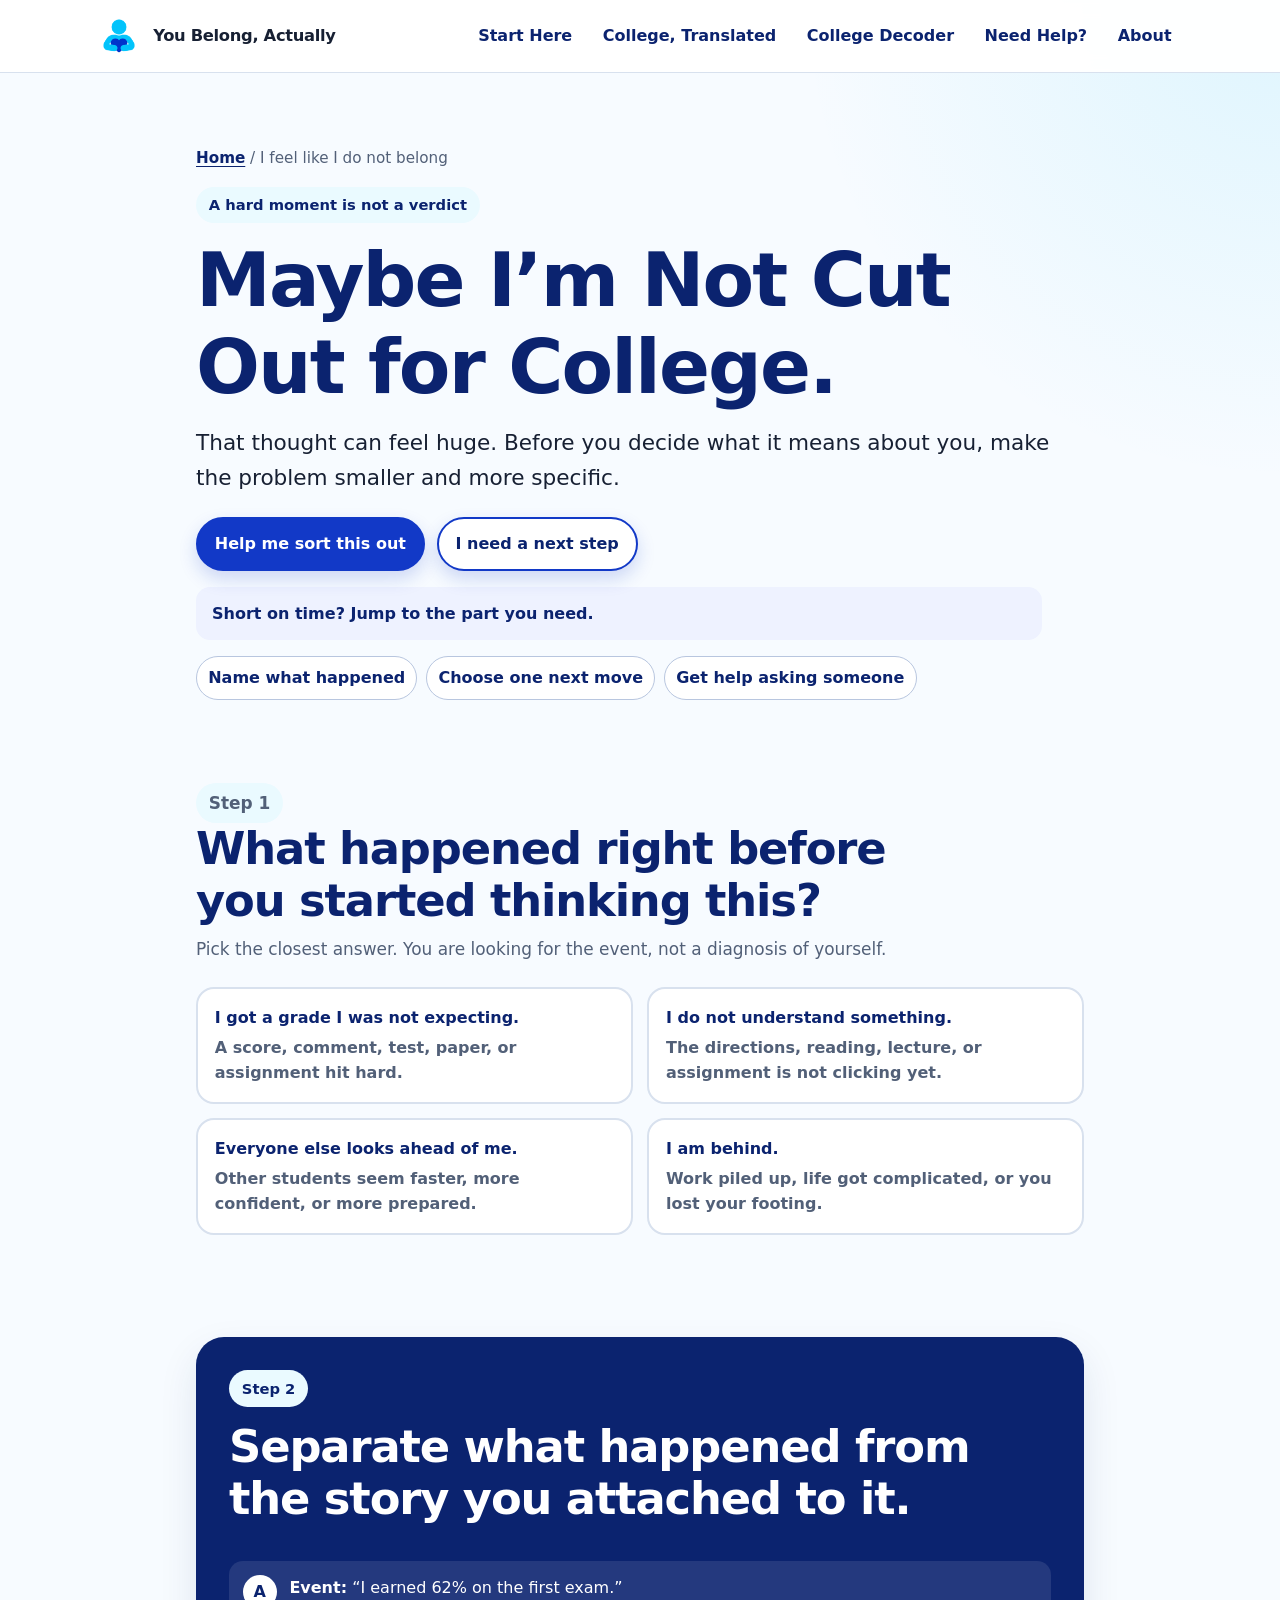
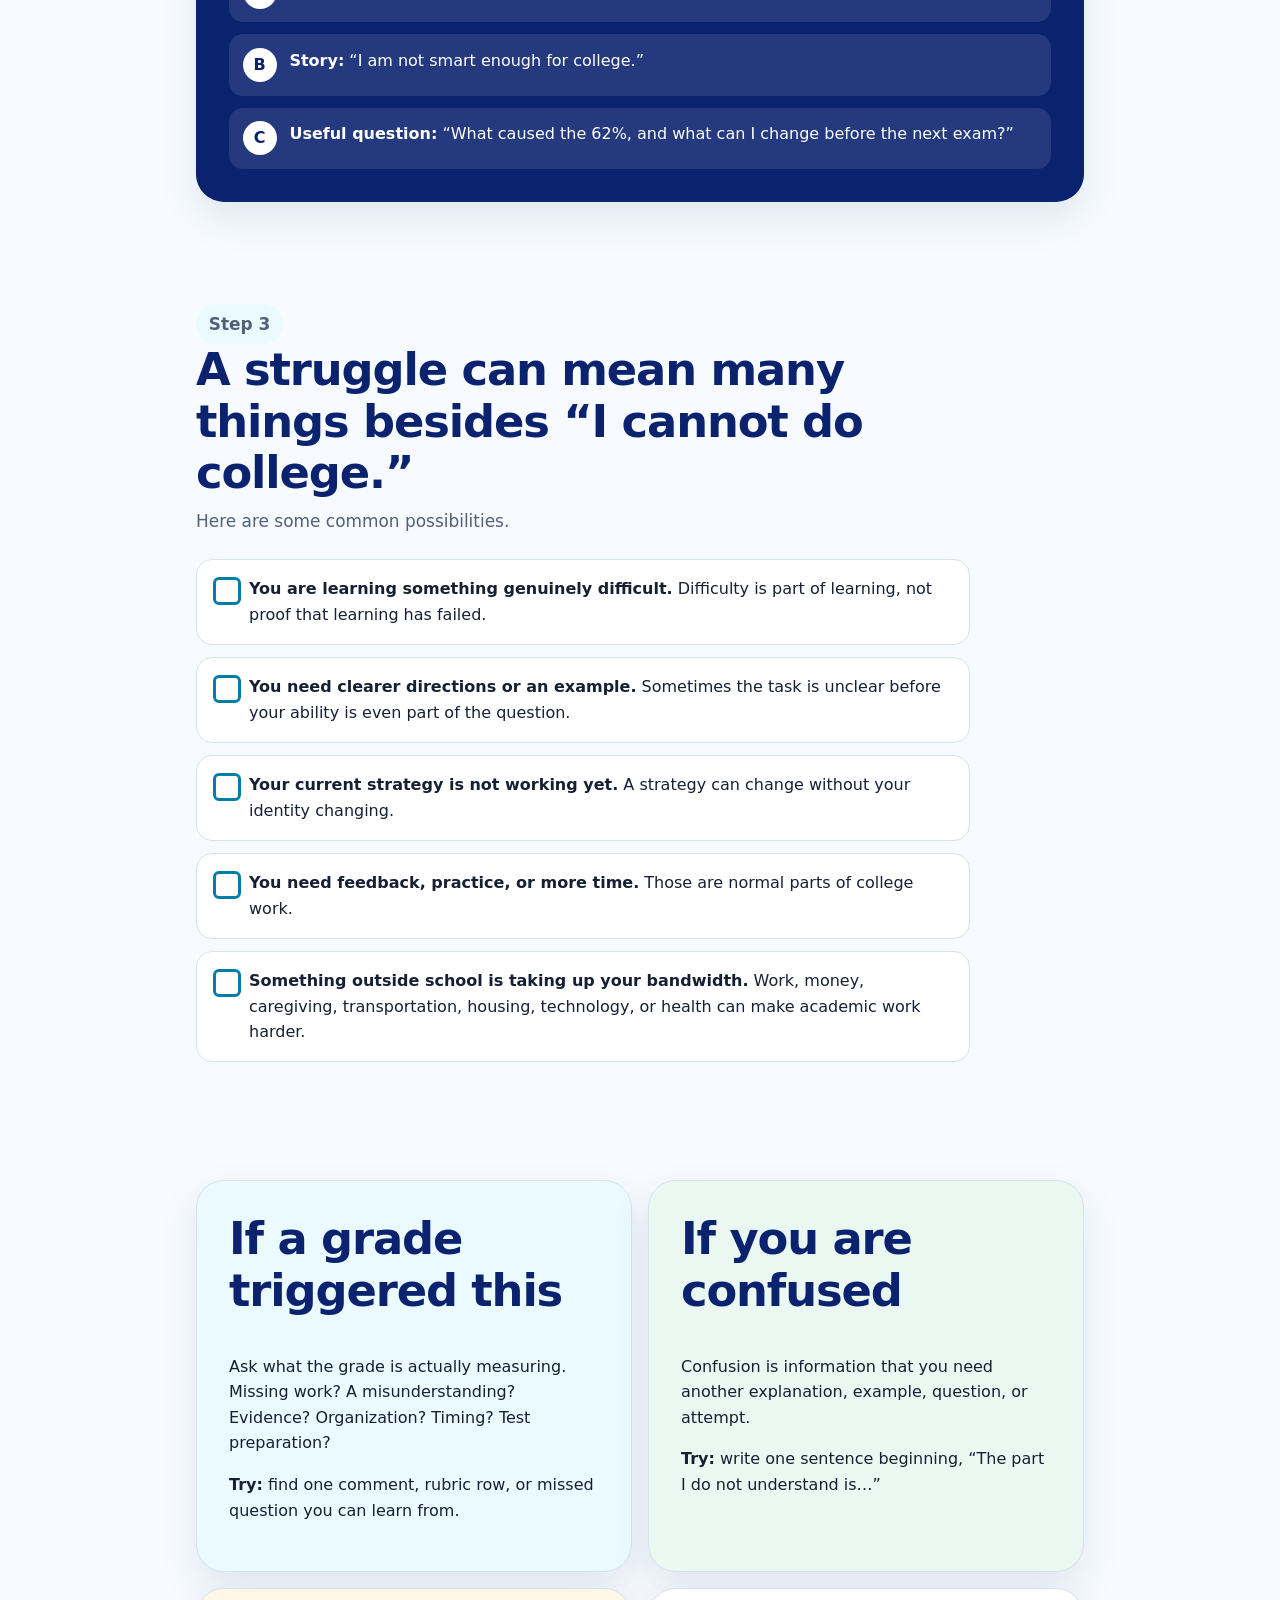
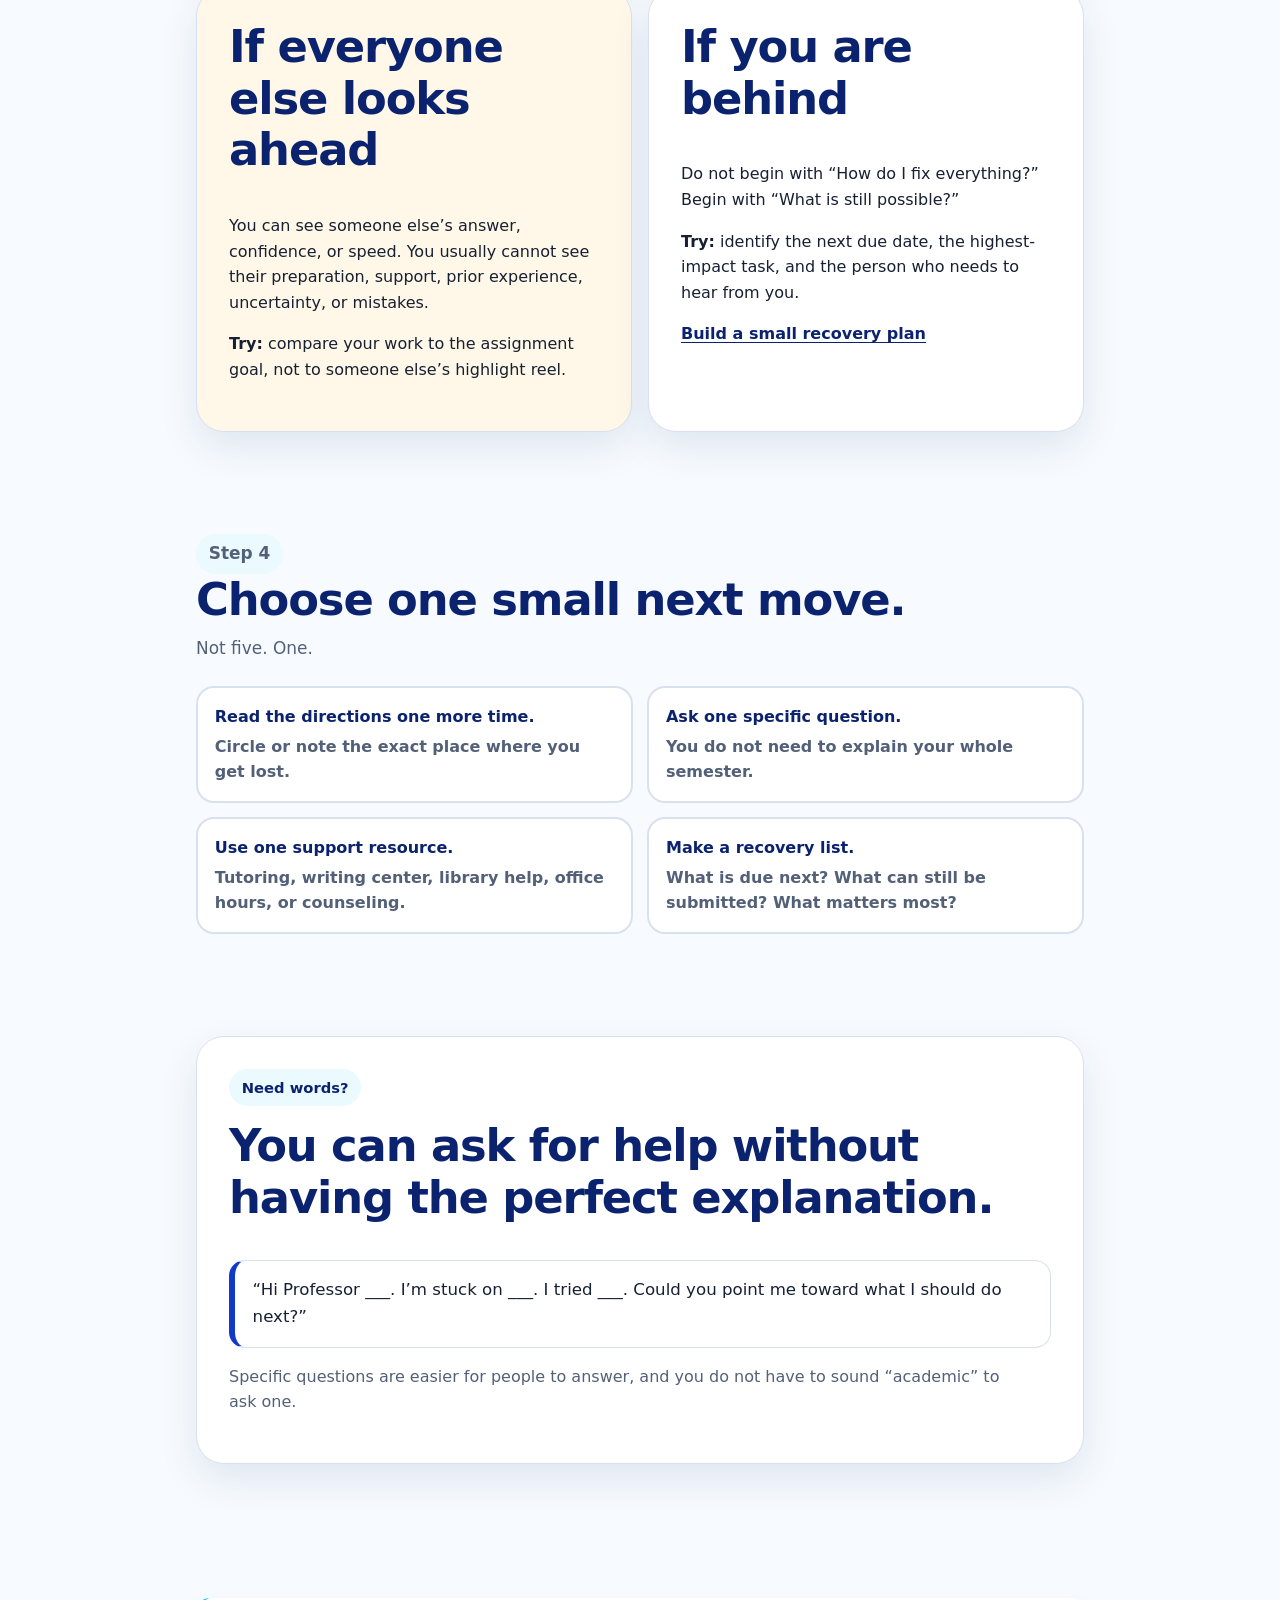
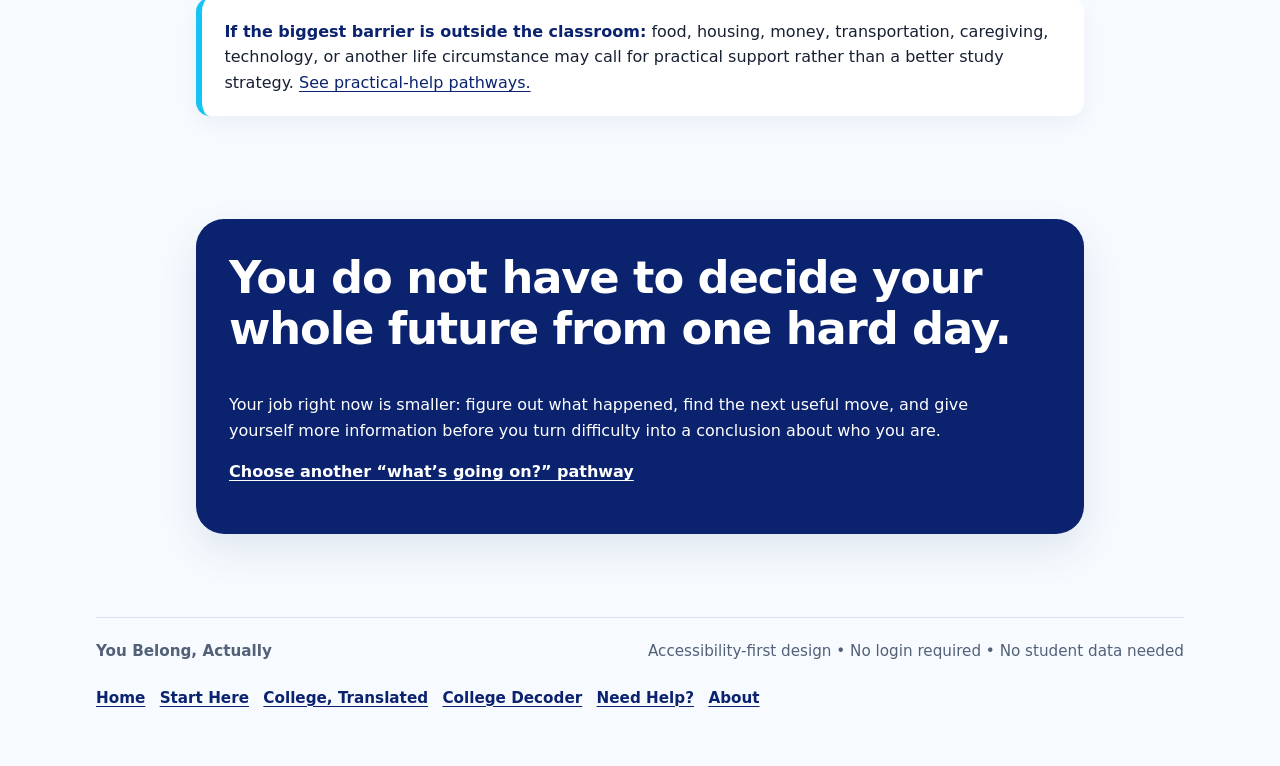
<file: not-cut-out.html>
<!DOCTYPE html>

<html lang="en">
<head>
<meta charset="utf-8"/>
<meta content="width=device-width, initial-scale=1" name="viewport"/>
<meta content="A practical guide for community college students who are wondering whether they are cut out for college." name="description"/>
<title>Maybe I’m Not Cut Out for College | You Belong, Actually</title>
<link href="favicon16.png" rel="icon" type="image/png"/>
<link href="styles.css" rel="stylesheet"/>
<meta content="#1239c7" name="theme-color"/></head>
<body>
<a class="skip-link" href="#main-content">Skip to main content</a>
<header class="site-header">
<nav aria-label="Main navigation" class="nav-wrap">
<a class="brand" href="index.html"><img alt="" src="favicon16.png"/><span>You Belong, Actually</span></a>
<ul class="nav-links">
<li><a href="index.html#start">Start Here</a></li><li><a href="college-translated.html">College, Translated</a></li>
<li><a href="hidden-rules.html">College Decoder</a></li>
<li><a href="who-to-ask.html">Need Help?</a></li>
<li><a href="index.html#about">About</a></li>
</ul>
</nav>
</header>
<main id="main-content">
<section class="page-hero">
<nav aria-label="Breadcrumb" class="breadcrumbs"><a href="index.html">Home</a> / I feel like I do not belong</nav>
<p class="eyebrow">A hard moment is not a verdict</p>
<h1>Maybe I’m Not Cut Out for College.</h1>
<p class="page-lede">That thought can feel huge. Before you decide what it means about you, make the problem smaller and more specific.</p>
<div class="button-row">
<a class="button" href="#what-happened">Help me sort this out</a>
<a class="button secondary" href="#next-step">I need a next step</a>
</div>
<p class="page-note">Short on time? Jump to the part you need.</p><div aria-label="Quick links" class="quick-links"><a href="#what-happened">Name what happened</a><a href="#next-step">Choose one next move</a><a href="ask-for-help.html">Get help asking someone</a></div></section>
<section aria-labelledby="what-happened-heading" class="section narrow" id="what-happened">
<div class="section-heading">
<p class="eyebrow">Step 1</p>
<h2 id="what-happened-heading">What happened right before you started thinking this?</h2>
<p>Pick the closest answer. You are looking for the event, not a diagnosis of yourself.</p>
</div>
<div class="choice-grid">
<a class="choice-card" href="#grade">I got a grade I was not expecting.<span>A score, comment, test, paper, or assignment hit hard.</span></a>
<a class="choice-card" href="#confused">I do not understand something.<span>The directions, reading, lecture, or assignment is not clicking yet.</span></a>
<a class="choice-card" href="#comparison">Everyone else looks ahead of me.<span>Other students seem faster, more confident, or more prepared.</span></a>
<a class="choice-card" href="#behind">I am behind.<span>Work piled up, life got complicated, or you lost your footing.</span></a>
</div>
</section>
<section aria-labelledby="story-heading" class="section narrow">
<div class="feature blue">
<p class="eyebrow">Step 2</p>
<h2 id="story-heading">Separate what happened from the story you attached to it.</h2>
<div class="step-list">
<div class="step"><span aria-hidden="true" class="step-number">A</span><div><strong>Event:</strong> “I earned 62% on the first exam.”</div></div>
<div class="step"><span aria-hidden="true" class="step-number">B</span><div><strong>Story:</strong> “I am not smart enough for college.”</div></div>
<div class="step"><span aria-hidden="true" class="step-number">C</span><div><strong>Useful question:</strong> “What caused the 62%, and what can I change before the next exam?”</div></div>
</div>
</div>
</section>
<section aria-labelledby="could-mean-heading" class="section narrow">
<div class="section-heading">
<p class="eyebrow">Step 3</p>
<h2 id="could-mean-heading">A struggle can mean many things besides “I cannot do college.”</h2>
<p>Here are some common possibilities.</p>
</div>
<ul class="checklist">
<li><strong>You are learning something genuinely difficult.</strong> Difficulty is part of learning, not proof that learning has failed.</li>
<li><strong>You need clearer directions or an example.</strong> Sometimes the task is unclear before your ability is even part of the question.</li>
<li><strong>Your current strategy is not working yet.</strong> A strategy can change without your identity changing.</li>
<li><strong>You need feedback, practice, or more time.</strong> Those are normal parts of college work.</li>
<li><strong>Something outside school is taking up your bandwidth.</strong> Work, money, caregiving, transportation, housing, technology, or health can make academic work harder.</li>
</ul>
</section>
<section class="section narrow">
<div class="two-column">
<article class="feature cyan" id="grade"><h2>If a grade triggered this</h2><p>Ask what the grade is actually measuring. Missing work? A misunderstanding? Evidence? Organization? Timing? Test preparation?</p><p><strong>Try:</strong> find one comment, rubric row, or missed question you can learn from.</p></article>
<article class="feature good" id="confused"><h2>If you are confused</h2><p>Confusion is information that you need another explanation, example, question, or attempt.</p><p><strong>Try:</strong> write one sentence beginning, “The part I do not understand is…”</p></article>
<article class="feature warm" id="comparison"><h2>If everyone else looks ahead</h2><p>You can see someone else’s answer, confidence, or speed. You usually cannot see their preparation, support, prior experience, uncertainty, or mistakes.</p><p><strong>Try:</strong> compare your work to the assignment goal, not to someone else’s highlight reel.</p></article>
<article class="feature" id="behind"><h2>If you are behind</h2><p>Do not begin with “How do I fix everything?” Begin with “What is still possible?”</p><p><strong>Try:</strong> identify the next due date, the highest-impact task, and the person who needs to hear from you.</p><p><a href="falling-behind.html"><strong>Build a small recovery plan</strong></a></p></article>
</div>
</section>
<section aria-labelledby="next-step-heading" class="section narrow" id="next-step">
<div class="section-heading"><p class="eyebrow">Step 4</p><h2 id="next-step-heading">Choose one small next move.</h2><p>Not five. One.</p></div>
<div class="choice-grid">
<div class="choice-card">Read the directions one more time.<span>Circle or note the exact place where you get lost.</span></div>
<div class="choice-card">Ask one specific question.<span>You do not need to explain your whole semester.</span></div>
<div class="choice-card">Use one support resource.<span>Tutoring, writing center, library help, office hours, or counseling.</span></div>
<div class="choice-card">Make a recovery list.<span>What is due next? What can still be submitted? What matters most?</span></div>
</div>
</section>
<section aria-labelledby="ask-heading" class="section narrow">
<div class="feature">
<p class="eyebrow">Need words?</p>
<h2 id="ask-heading">You can ask for help without having the perfect explanation.</h2>
<div class="script-box">“Hi Professor ___. I’m stuck on ___. I tried ___. Could you point me toward what I should do next?”</div>
<p class="muted">Specific questions are easier for people to answer, and you do not have to sound “academic” to ask one.</p>
</div>
</section>
<section class="section narrow">
<div class="callout">
<strong>If the biggest barrier is outside the classroom:</strong> food, housing, money, transportation, caregiving, technology, or another life circumstance may call for practical support rather than a better study strategy. <a href="index.html#practical-help">See practical-help pathways.</a>
</div>
</section>
<section class="section narrow">
<div class="feature blue">
<h2>You do not have to decide your whole future from one hard day.</h2>
<p>Your job right now is smaller: figure out what happened, find the next useful move, and give yourself more information before you turn difficulty into a conclusion about who you are.</p>
<p><a href="index.html#start"><strong>Choose another “what’s going on?” pathway</strong></a></p>
</div>
</section>
</main>
<footer class="footer">
<div class="footer-inner">
<div><strong>You Belong, Actually</strong></div>
<div>Accessibility-first design • No login required • No student data needed</div>
<nav aria-label="Footer navigation" class="footer-nav">
<a href="index.html">Home</a>
<a href="index.html#start">Start Here</a><a href="college-translated.html">College, Translated</a>
<a href="hidden-rules.html">College Decoder</a>
<a href="who-to-ask.html">Need Help?</a>
<a href="index.html#about">About</a>
</nav>
</div>
</footer>
</body>
</html>
</file>
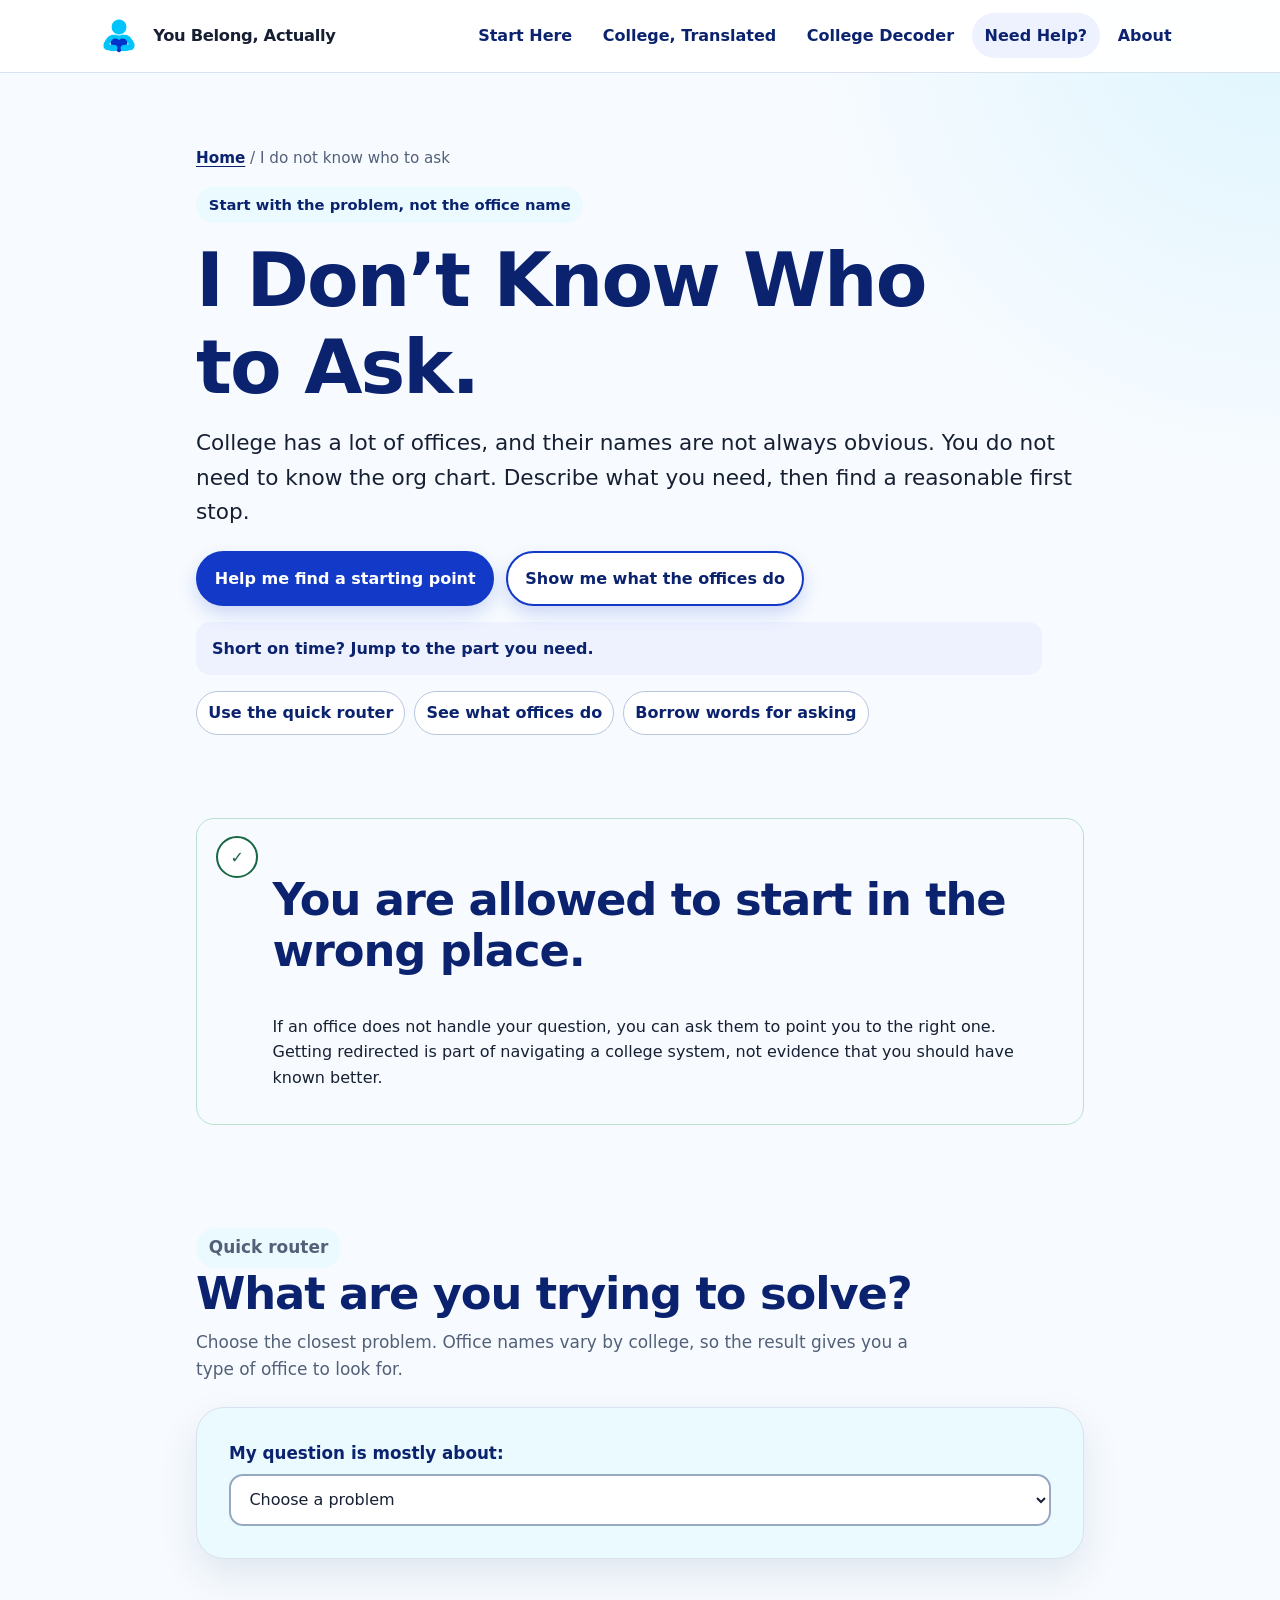
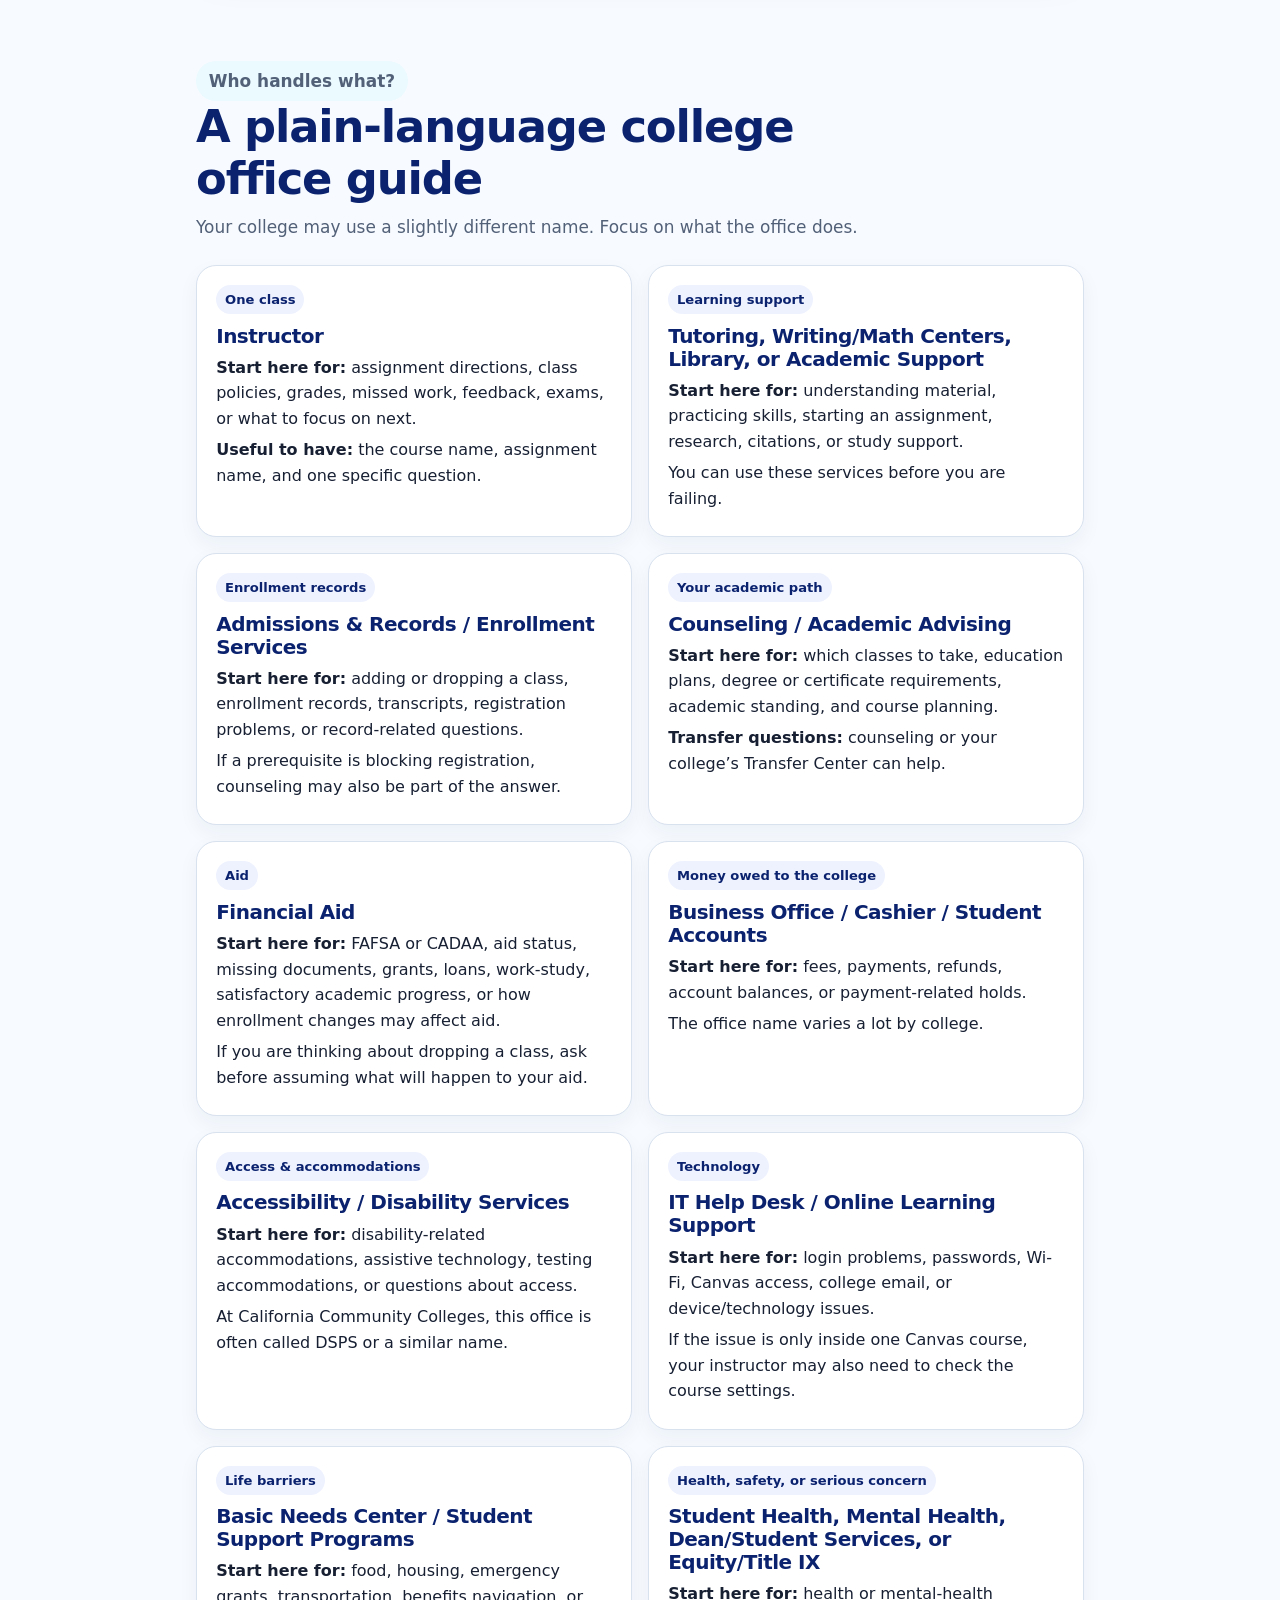
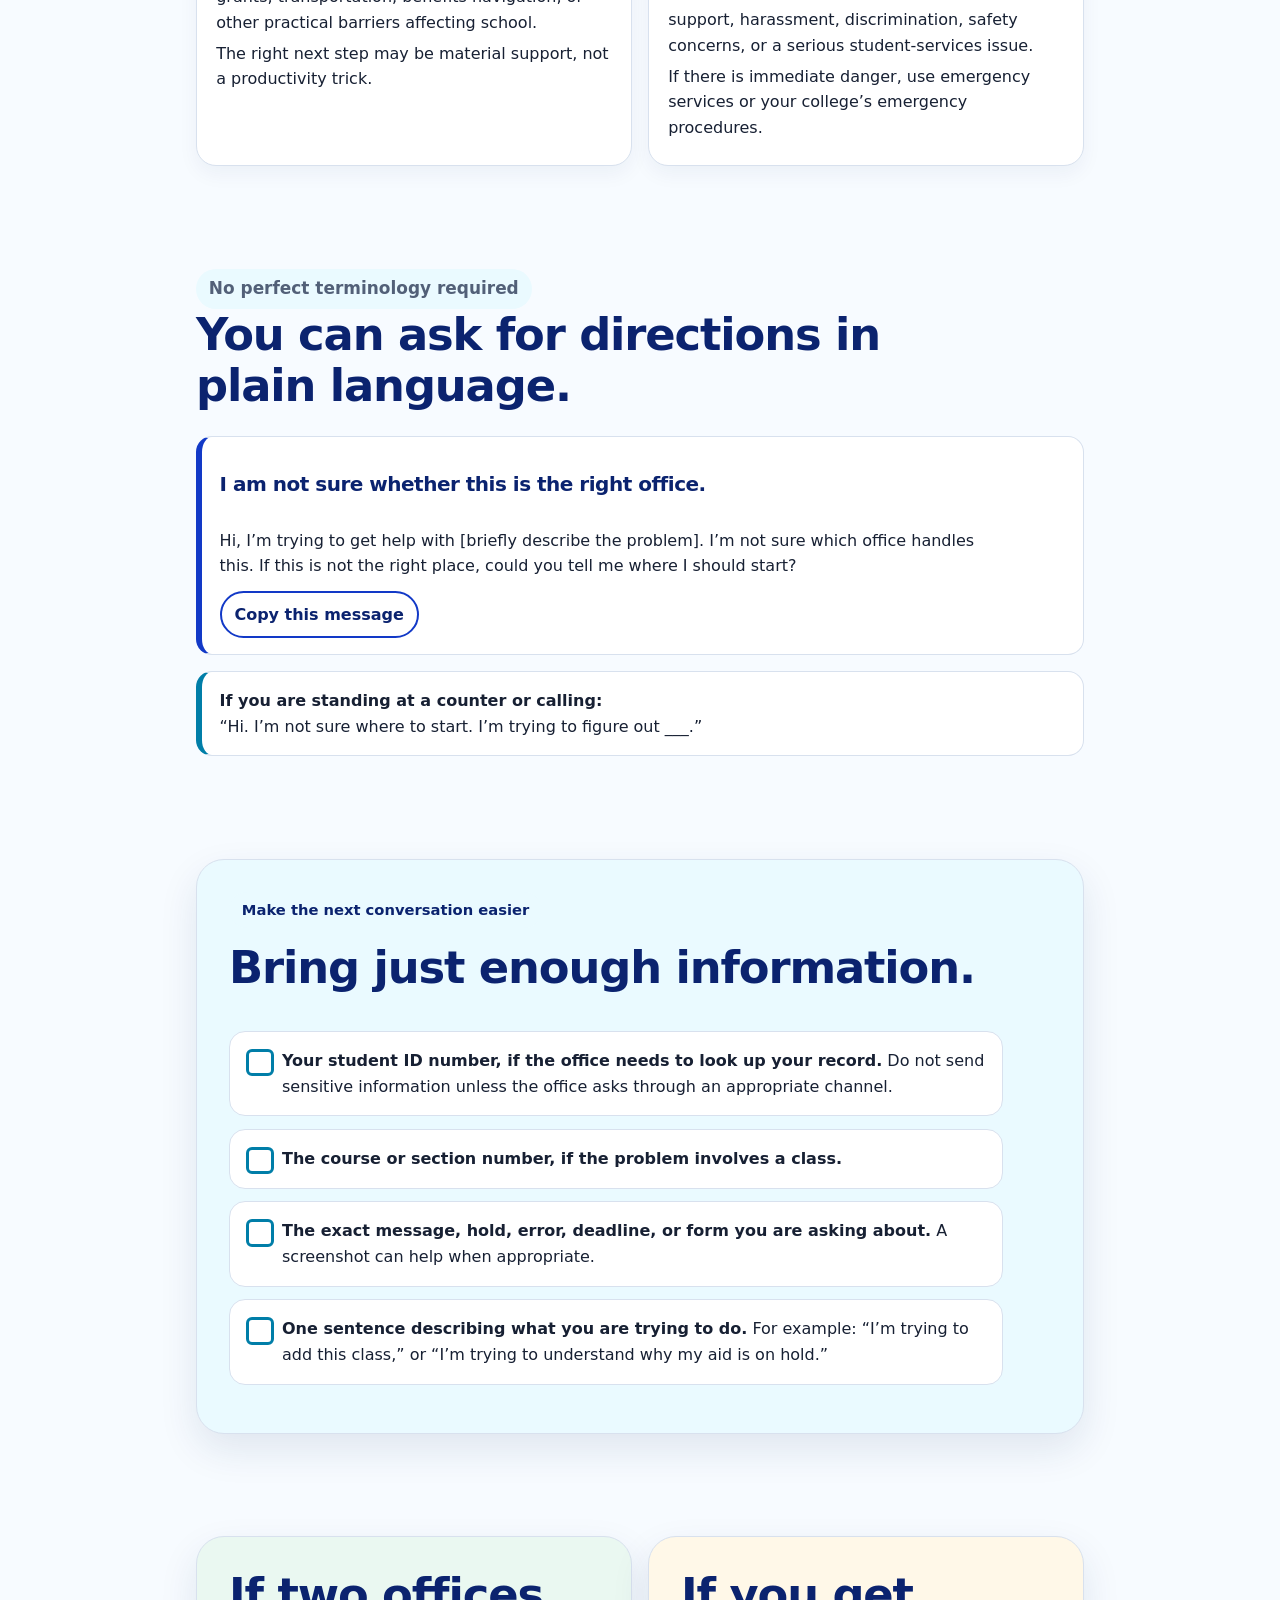
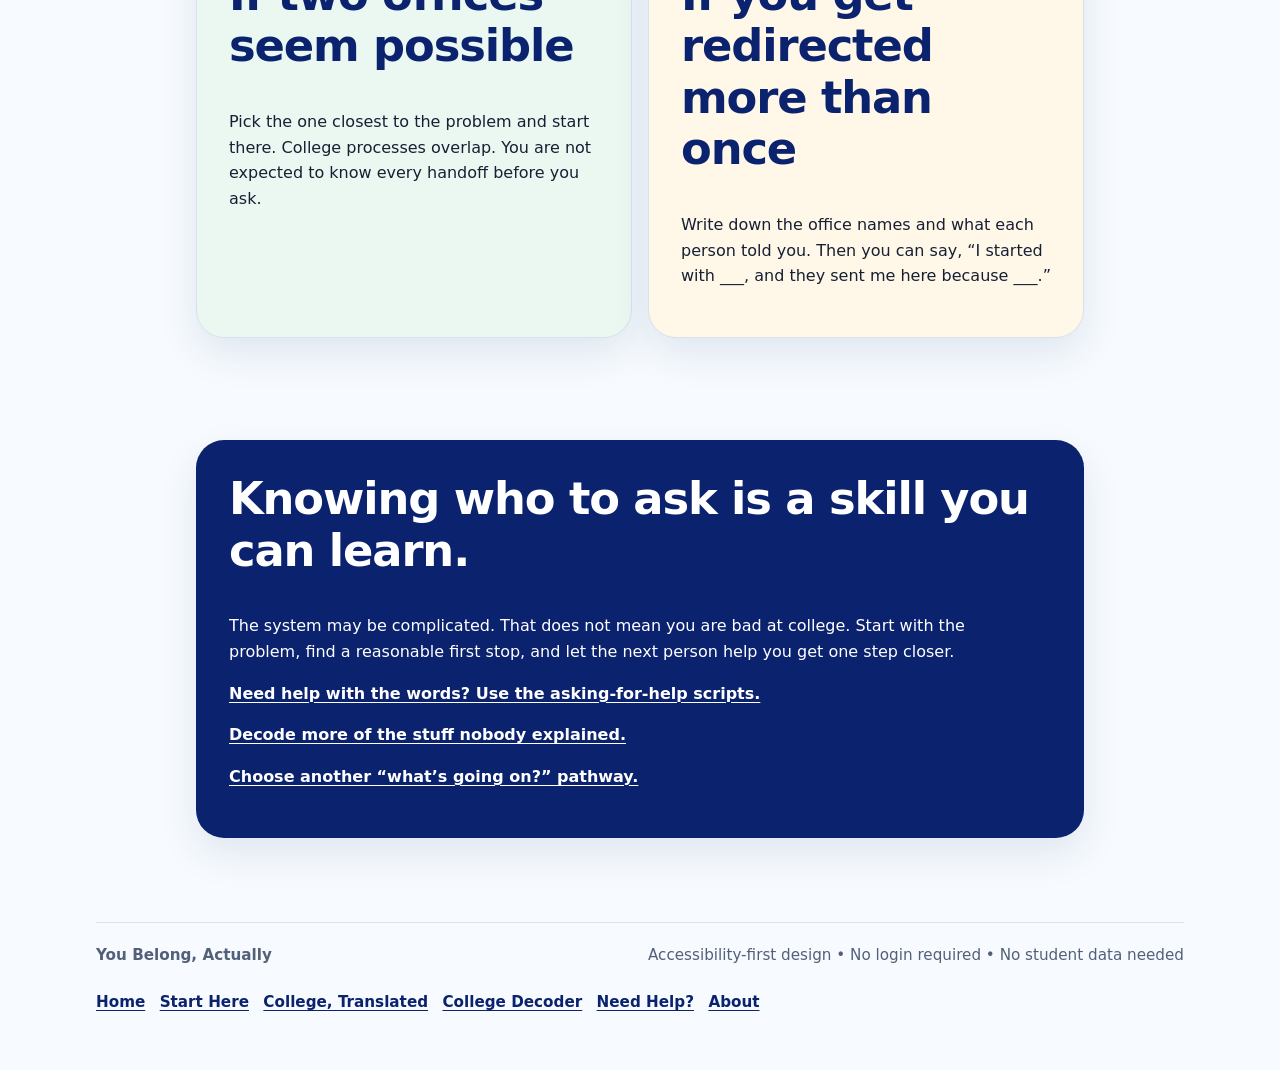
<file: who-to-ask.html>
<!DOCTYPE html>

<html lang="en">
<head>
<meta charset="utf-8"/>
<meta content="width=device-width, initial-scale=1" name="viewport"/>
<meta content="A plain-language guide to who handles common community college questions and where students can start when they do not know which office to ask." name="description"/>
<title>I Don’t Know Who to Ask | You Belong, Actually</title>
<link href="favicon16.png" rel="icon" type="image/png"/>
<link href="styles.css" rel="stylesheet"/>
<meta content="#1239c7" name="theme-color"/></head>
<body>
<a class="skip-link" href="#main-content">Skip to main content</a>
<header class="site-header">
<nav aria-label="Main navigation" class="nav-wrap">
<a aria-label="You Belong, Actually home" class="brand" href="index.html">
<img alt="" src="favicon16.png"/>
<span>You Belong, Actually</span>
</a>
<ul class="nav-links">
<li><a href="index.html#start">Start Here</a></li><li><a href="college-translated.html">College, Translated</a></li>
<li><a href="hidden-rules.html">College Decoder</a></li>
<li><a aria-current="page" href="who-to-ask.html">Need Help?</a></li>
<li><a href="index.html#about">About</a></li>
</ul>
</nav>
</header>
<main id="main-content">
<section class="page-hero">
<nav aria-label="Breadcrumb" class="breadcrumbs"><a href="index.html">Home</a> / I do not know who to ask</nav>
<p class="eyebrow">Start with the problem, not the office name</p>
<h1>I Don’t Know Who to Ask.</h1>
<p class="page-lede">
      College has a lot of offices, and their names are not always obvious.
      You do not need to know the org chart. Describe what you need, then find a reasonable first stop.
    </p>
<div class="button-row">
<a class="button" href="#quick-router">Help me find a starting point</a>
<a class="button secondary" href="#office-guide">Show me what the offices do</a>
</div>
<p class="page-note">Short on time? Jump to the part you need.</p><div aria-label="Quick links" class="quick-links"><a href="#quick-router">Use the quick router</a><a href="#office-guide">See what offices do</a><a href="#words-heading">Borrow words for asking</a></div></section>
<section aria-labelledby="start-anywhere-heading" class="section narrow">
<div class="start-anywhere">
<div aria-hidden="true" class="start-anywhere-mark">✓</div>
<div>
<h2 id="start-anywhere-heading">You are allowed to start in the wrong place.</h2>
<p>
          If an office does not handle your question, you can ask them to point you to the right one.
          Getting redirected is part of navigating a college system, not evidence that you should have known better.
        </p>
</div>
</div>
</section>
<section aria-labelledby="quick-router-heading" class="section narrow" id="quick-router">
<div class="section-heading">
<p class="eyebrow">Quick router</p>
<h2 id="quick-router-heading">What are you trying to solve?</h2>
<p>Choose the closest problem. Office names vary by college, so the result gives you a type of office to look for.</p>
</div>
<div class="router-panel">
<label for="problem-picker">My question is mostly about:</label>
<select class="router-select" id="problem-picker">
<option value="">Choose a problem</option>
<option value="class">An assignment, class policy, grade, or missed work</option>
<option value="learning">Understanding course material or doing the work</option>
<option value="enrollment">Adding, dropping, a prerequisite, transcript, or enrollment record</option>
<option value="plan">Which classes to take, graduation, a degree plan, or transfer</option>
<option value="aid">Financial aid, FAFSA/CADAA, aid status, or aid eligibility</option>
<option value="payment">Fees, payments, refunds, or a student account balance</option>
<option value="access">Disability-related accommodations or access</option>
<option value="tech">Canvas, login, password, Wi-Fi, or college technology</option>
<option value="basic">Food, housing, transportation, emergency money, or other basic needs</option>
<option value="wellbeing">Health, mental health, safety, harassment, or a serious personal concern</option>
</select>
<div aria-live="polite" class="route-result" hidden="" id="route-result">
<h3 id="route-title"></h3>
<p id="route-why"></p>
<p><strong>Look for:</strong> <span id="route-office"></span></p>
<p class="micro-note" id="route-note"></p>
</div>
<noscript>
<p class="micro-note">The quick router needs JavaScript, but the full office guide below works without it.</p>
</noscript>
</div>
</section>
<section aria-labelledby="office-guide-heading" class="section narrow" id="office-guide">
<div class="section-heading">
<p class="eyebrow">Who handles what?</p>
<h2 id="office-guide-heading">A plain-language college office guide</h2>
<p>Your college may use a slightly different name. Focus on what the office does.</p>
</div>
<div class="office-grid">
<article class="office-card" id="instructor">
<span class="office-tag">One class</span>
<h3>Instructor</h3>
<p><strong>Start here for:</strong> assignment directions, class policies, grades, missed work, feedback, exams, or what to focus on next.</p>
<p><strong>Useful to have:</strong> the course name, assignment name, and one specific question.</p>
</article>
<article class="office-card" id="academic-support">
<span class="office-tag">Learning support</span>
<h3>Tutoring, Writing/Math Centers, Library, or Academic Support</h3>
<p><strong>Start here for:</strong> understanding material, practicing skills, starting an assignment, research, citations, or study support.</p>
<p>You can use these services before you are failing.</p>
</article>
<article class="office-card" id="records">
<span class="office-tag">Enrollment records</span>
<h3>Admissions &amp; Records / Enrollment Services</h3>
<p><strong>Start here for:</strong> adding or dropping a class, enrollment records, transcripts, registration problems, or record-related questions.</p>
<p>If a prerequisite is blocking registration, counseling may also be part of the answer.</p>
</article>
<article class="office-card" id="counseling">
<span class="office-tag">Your academic path</span>
<h3>Counseling / Academic Advising</h3>
<p><strong>Start here for:</strong> which classes to take, education plans, degree or certificate requirements, academic standing, and course planning.</p>
<p><strong>Transfer questions:</strong> counseling or your college’s Transfer Center can help.</p>
</article>
<article class="office-card" id="financial-aid">
<span class="office-tag">Aid</span>
<h3>Financial Aid</h3>
<p><strong>Start here for:</strong> FAFSA or CADAA, aid status, missing documents, grants, loans, work-study, satisfactory academic progress, or how enrollment changes may affect aid.</p>
<p>If you are thinking about dropping a class, ask before assuming what will happen to your aid.</p>
</article>
<article class="office-card" id="student-account">
<span class="office-tag">Money owed to the college</span>
<h3>Business Office / Cashier / Student Accounts</h3>
<p><strong>Start here for:</strong> fees, payments, refunds, account balances, or payment-related holds.</p>
<p>The office name varies a lot by college.</p>
</article>
<article class="office-card" id="accessibility">
<span class="office-tag">Access &amp; accommodations</span>
<h3>Accessibility / Disability Services</h3>
<p><strong>Start here for:</strong> disability-related accommodations, assistive technology, testing accommodations, or questions about access.</p>
<p>At California Community Colleges, this office is often called DSPS or a similar name.</p>
</article>
<article class="office-card" id="technology">
<span class="office-tag">Technology</span>
<h3>IT Help Desk / Online Learning Support</h3>
<p><strong>Start here for:</strong> login problems, passwords, Wi-Fi, Canvas access, college email, or device/technology issues.</p>
<p>If the issue is only inside one Canvas course, your instructor may also need to check the course settings.</p>
</article>
<article class="office-card" id="practical-support">
<span class="office-tag">Life barriers</span>
<h3>Basic Needs Center / Student Support Programs</h3>
<p><strong>Start here for:</strong> food, housing, emergency grants, transportation, benefits navigation, or other practical barriers affecting school.</p>
<p>The right next step may be material support, not a productivity trick.</p>
</article>
<article class="office-card" id="wellbeing">
<span class="office-tag">Health, safety, or serious concern</span>
<h3>Student Health, Mental Health, Dean/Student Services, or Equity/Title IX</h3>
<p><strong>Start here for:</strong> health or mental-health support, harassment, discrimination, safety concerns, or a serious student-services issue.</p>
<p>If there is immediate danger, use emergency services or your college’s emergency procedures.</p>
</article>
</div>
</section>
<section aria-labelledby="words-heading" class="section narrow">
<div class="section-heading">
<p class="eyebrow">No perfect terminology required</p>
<h2 id="words-heading">You can ask for directions in plain language.</h2>
</div>
<div class="copy-block">
<h3>I am not sure whether this is the right office.</h3>
<p id="script-routing">Hi, I’m trying to get help with [briefly describe the problem]. I’m not sure which office handles this. If this is not the right place, could you tell me where I should start?</p>
<div class="copy-row">
<button class="copy-button" data-copy="script-routing" type="button">Copy this message</button>
<span aria-live="polite" class="copy-status"></span>
</div>
</div>
<div class="route-script">
<strong>If you are standing at a counter or calling:</strong><br/>
      “Hi. I’m not sure where to start. I’m trying to figure out ___.”
    </div>
</section>
<section aria-labelledby="bring-heading" class="section narrow">
<div class="feature cyan">
<p class="eyebrow">Make the next conversation easier</p>
<h2 id="bring-heading">Bring just enough information.</h2>
<ul class="checklist">
<li><strong>Your student ID number, if the office needs to look up your record.</strong> Do not send sensitive information unless the office asks through an appropriate channel.</li>
<li><strong>The course or section number, if the problem involves a class.</strong></li>
<li><strong>The exact message, hold, error, deadline, or form you are asking about.</strong> A screenshot can help when appropriate.</li>
<li><strong>One sentence describing what you are trying to do.</strong> For example: “I’m trying to add this class,” or “I’m trying to understand why my aid is on hold.”</li>
</ul>
</div>
</section>
<section class="section narrow">
<div class="two-column">
<article class="feature good">
<h2>If two offices seem possible</h2>
<p>Pick the one closest to the problem and start there. College processes overlap. You are not expected to know every handoff before you ask.</p>
</article>
<article class="feature warm">
<h2>If you get redirected more than once</h2>
<p>Write down the office names and what each person told you. Then you can say, “I started with ___, and they sent me here because ___.”</p>
</article>
</div>
</section>
<section class="section narrow">
<div class="feature blue">
<h2>Knowing who to ask is a skill you can learn.</h2>
<p>The system may be complicated. That does not mean you are bad at college. Start with the problem, find a reasonable first stop, and let the next person help you get one step closer.</p>
<p><a href="ask-for-help.html"><strong>Need help with the words? Use the asking-for-help scripts.</strong></a></p>
<p><a href="hidden-rules.html"><strong>Decode more of the stuff nobody explained.</strong></a></p>
<p><a href="index.html#start"><strong>Choose another “what’s going on?” pathway.</strong></a></p>
</div>
</section>
</main>
<footer class="footer">
<div class="footer-inner">
<div><strong>You Belong, Actually</strong></div>
<div>Accessibility-first design • No login required • No student data needed</div>
<nav aria-label="Footer navigation" class="footer-nav">
<a href="index.html">Home</a>
<a href="index.html#start">Start Here</a><a href="college-translated.html">College, Translated</a>
<a href="hidden-rules.html">College Decoder</a>
<a href="who-to-ask.html">Need Help?</a>
<a href="index.html#about">About</a>
</nav>
</div>
</footer>
<script>
(function () {
  const routes = {
    class: {
      title: 'Start with your instructor.',
      why: 'This is a question about one course, so the instructor is usually the person who can interpret that course’s assignment, policy, feedback, or grade.',
      office: 'Instructor / professor',
      note: 'Check the syllabus or Canvas first if the answer may already be posted, then ask if it is still unclear.'
    },
    learning: {
      title: 'Try academic support.',
      why: 'You are looking for help understanding or doing the academic work, not fixing an enrollment record.',
      office: 'Tutoring, writing or math center, library, academic support, or your instructor',
      note: 'You can go before you are in trouble and before you know exactly what is wrong.'
    },
    enrollment: {
      title: 'Start with enrollment services.',
      why: 'Adding, dropping, transcripts, registration, and official enrollment records are usually handled by the office responsible for student records.',
      office: 'Admissions & Records / Enrollment Services',
      note: 'For course-planning or prerequisite questions, counseling may also be involved.'
    },
    plan: {
      title: 'Start with counseling or advising.',
      why: 'This question is about your academic path: what to take, what counts, what you need to finish, or how to transfer.',
      office: 'Counseling / Academic Advising; Transfer Center for transfer-specific help',
      note: 'Bring your goal and any degree, certificate, or transfer destination you are considering.'
    },
    aid: {
      title: 'Start with Financial Aid.',
      why: 'Questions about aid applications, eligibility, missing documents, awards, and how enrollment changes affect aid belong with financial-aid staff.',
      office: 'Financial Aid',
      note: 'If a deadline or missing document is involved, bring the exact notice or message you received.'
    },
    payment: {
      title: 'Start with the office that handles student accounts.',
      why: 'Fees, refunds, balances, and payments are usually separate from financial aid even though the two can affect each other.',
      office: 'Business Office / Cashier / Student Accounts',
      note: 'Office names vary. Look for language about fees, payments, cashiering, or student accounts.'
    },
    access: {
      title: 'Start with accessibility or disability services.',
      why: 'That office coordinates disability-related accommodations and access supports.',
      office: 'Accessibility / Disability Services, often called DSPS at California Community Colleges',
      note: 'You can contact the office to ask about the process even if you are not sure what accommodation you need.'
    },
    tech: {
      title: 'Start with technology support.',
      why: 'Login, password, Wi-Fi, email, Canvas access, and device issues are usually handled by a technology or online-learning support team.',
      office: 'IT Help Desk / Online Learning Support',
      note: 'For a problem limited to one course in Canvas, your instructor may also need to check the course.'
    },
    basic: {
      title: 'Start with basic-needs or student-support services.',
      why: 'Food, housing, transportation, emergency money, and other practical barriers call for practical support.',
      office: 'Basic Needs Center / student support programs',
      note: 'You do not have to turn a resource problem into a judgment about your motivation or ability.'
    },
    wellbeing: {
      title: 'Start with the office that matches the concern.',
      why: 'Health, mental health, safety, harassment, discrimination, and serious student concerns may involve different trained staff.',
      office: 'Student Health or Mental Health; Dean/Student Services; Equity/Title IX depending on the issue',
      note: 'If there is immediate danger, use emergency services or your college’s emergency procedures.'
    }
  };

  const picker = document.getElementById('problem-picker');
  const result = document.getElementById('route-result');
  const title = document.getElementById('route-title');
  const why = document.getElementById('route-why');
  const office = document.getElementById('route-office');
  const note = document.getElementById('route-note');

  picker.addEventListener('change', function () {
    const route = routes[picker.value];
    if (!route) {
      result.hidden = true;
      return;
    }
    title.textContent = route.title;
    why.textContent = route.why;
    office.textContent = route.office;
    note.textContent = route.note;
    result.hidden = false;
  });

  document.querySelectorAll('[data-copy]').forEach(function (button) {
    button.addEventListener('click', async function () {
      const target = document.getElementById(button.getAttribute('data-copy'));
      const status = button.parentElement.querySelector('.copy-status');
      if (!target) return;
      try {
        await navigator.clipboard.writeText(target.textContent.trim());
        status.textContent = 'Copied.';
        button.textContent = 'Copied';
        window.setTimeout(function () {
          status.textContent = '';
          button.textContent = 'Copy this message';
        }, 2200);
      } catch (error) {
        status.textContent = 'Select the message above to copy it.';
      }
    });
  });
}());
</script>
</body>
</html>
</file>
<file: styles.css>
:root {
  --blue: #1239c7;
  --blue-dark: #0b236f;
  --cyan: #16c4f3;
  --cyan-dark: #007ea8;
  --cyan-soft: #eafaff;
  --blue-soft: #eef2ff;
  --ink: #172033;
  --muted: #526078;
  --line: #d8e1ee;
  --paper: #ffffff;
  --page: #f7fbff;
  --success: #176744;
  --success-soft: #eaf8f1;
  --warm: #fff8e8;
  --shadow: 0 16px 38px rgba(20, 48, 94, 0.10);
  --radius-xl: 28px;
  --radius-lg: 20px;
  --radius-md: 14px;
  --content: 1120px;
}

* { box-sizing: border-box; }
html { scroll-behavior: smooth; }
html { color-scheme: light; }
section[id],
article[id],
div[id] { scroll-margin-top: 7rem; }
body {
  margin: 0;
  font-family: Inter, ui-sans-serif, system-ui, -apple-system, BlinkMacSystemFont, "Segoe UI", sans-serif;
  color: var(--ink);
  background:
    radial-gradient(circle at top right, rgba(22, 196, 243, 0.11), transparent 30rem),
    var(--page);
  line-height: 1.6;
}
img { max-width: 100%; height: auto; }
a {
  color: var(--blue-dark);
  text-underline-offset: 0.18em;
  text-decoration-thickness: 0.09em;
}
a:hover { text-decoration-thickness: 0.14em; }
:focus-visible {
  outline: 4px solid #ffbf47;
  outline-offset: 4px;
  border-radius: 6px;
}
.skip-link {
  position: absolute;
  left: 1rem;
  top: -5rem;
  z-index: 999;
  background: #111;
  color: #fff;
  padding: .8rem 1rem;
  border-radius: 0 0 10px 10px;
  font-weight: 800;
}
.skip-link:focus { top: 0; }

.site-header {
  background: rgba(255,255,255,.96);
  border-bottom: 1px solid var(--line);
  position: sticky;
  top: 0;
  z-index: 20;
  backdrop-filter: blur(10px);
}
.nav-wrap {
  max-width: var(--content);
  margin: 0 auto;
  padding: .8rem 1rem;
  display: flex;
  align-items: center;
  justify-content: space-between;
  gap: 1rem;
  flex-wrap: wrap;
}
.brand {
  display: inline-flex;
  align-items: center;
  gap: .7rem;
  color: var(--ink);
  text-decoration: none;
  font-weight: 900;
  letter-spacing: -.02em;
}
.brand img { width: 46px; height: 46px; object-fit: contain; }
.brand span { font-size: 1.02rem; }
.nav-links {
  display: flex;
  flex-wrap: wrap;
  gap: .35rem;
  margin: 0;
  padding: 0;
  list-style: none;
}
.nav-links a {
  display: inline-flex;
  align-items: center;
  min-height: 44px;
  padding: .6rem .78rem;
  border-radius: 999px;
  font-weight: 750;
  text-decoration: none;
}
.nav-links a:hover,
.nav-links a[aria-current="page"] { background: var(--blue-soft); }

.hero {
  max-width: var(--content);
  margin: 0 auto;
  padding: clamp(2.5rem, 7vw, 5.5rem) 1rem 2.5rem;
  display: grid;
  grid-template-columns: 1.25fr .75fr;
  align-items: center;
  gap: clamp(1.5rem, 5vw, 4.5rem);
}
.page-hero {
  max-width: 920px;
  margin: 0 auto;
  padding: clamp(2.5rem, 6vw, 4.6rem) 1rem 2rem;
}
.eyebrow {
  display: inline-flex;
  align-items: center;
  gap: .5rem;
  margin: 0 0 .9rem;
  padding: .4rem .8rem;
  border-radius: 999px;
  background: var(--cyan-soft);
  color: var(--blue-dark);
  font-weight: 850;
  font-size: .92rem;
}
h1, h2, h3 {
  line-height: 1.15;
  letter-spacing: -.025em;
  color: var(--blue-dark);
}
h1 {
  font-size: clamp(2.6rem, 7vw, 5.6rem);
  margin: 0 0 1rem;
  max-width: 11ch;
}
.page-hero h1 {
  max-width: 15ch;
  font-size: clamp(2.4rem, 6vw, 4.7rem);
}
h2 { font-size: clamp(1.85rem, 4vw, 2.8rem); }
h3 { font-size: 1.25rem; }
.hero-lede,
.page-lede {
  font-size: clamp(1.12rem, 2vw, 1.35rem);
  max-width: 46rem;
  margin: 0 0 1rem;
}
.hero-sub,
.muted { color: var(--muted); }
.hero-art {
  justify-self: center;
  width: min(360px, 80vw);
  aspect-ratio: 1;
  display: grid;
  place-items: center;
  background:
    radial-gradient(circle at center, rgba(22, 196, 243, .22), transparent 58%),
    white;
  border: 1px solid var(--line);
  border-radius: 42% 58% 52% 48% / 54% 44% 56% 46%;
  box-shadow: var(--shadow);
  padding: 1.7rem;
}
.hero-art img { width: 100%; }

.button-row { display: flex; flex-wrap: wrap; gap: .75rem; margin-top: 1.35rem; }
.button {
  display: inline-flex;
  align-items: center;
  justify-content: center;
  min-height: 48px;
  padding: .78rem 1.05rem;
  border-radius: 999px;
  border: 2px solid var(--blue);
  background: var(--blue);
  color: white;
  text-decoration: none;
  font-weight: 850;
  box-shadow: 0 8px 18px rgba(18,57,199,.18);
}
.button:hover { transform: translateY(-1px); box-shadow: 0 10px 22px rgba(18,57,199,.23); }
.button.secondary { background: white; color: var(--blue-dark); }

.section { max-width: var(--content); margin: 0 auto; padding: 3.2rem 1rem; }
.section.narrow { max-width: 920px; }
.section-heading { max-width: 740px; margin-bottom: 1.5rem; }
.section-heading h2 { margin: 0 0 .6rem; }
.section-heading p { margin: 0; color: var(--muted); font-size: 1.06rem; }

.section p,
.section li,
.page-hero p { max-width: 76ch; }

summary:focus-visible,
select:focus-visible,
textarea:focus-visible,
button:focus-visible,
a:focus-visible {
  outline: 4px solid #ffbf47;
  outline-offset: 4px;
}

.page-note {
  margin: 1rem 0 0;
  padding: .85rem 1rem;
  border-radius: 14px;
  background: var(--blue-soft);
  color: var(--blue-dark);
  font-weight: 700;
}

.quick-links {
  display: flex;
  flex-wrap: wrap;
  gap: .55rem;
  margin-top: 1rem;
}
.quick-links a {
  display: inline-flex;
  align-items: center;
  min-height: 44px;
  padding: .5rem .7rem;
  border: 1px solid #b8c6df;
  border-radius: 999px;
  background: white;
  text-decoration: none;
  font-weight: 800;
}
.quick-links a:hover { background: var(--cyan-soft); border-color: var(--cyan-dark); }

.moment-grid { display: grid; grid-template-columns: repeat(3,minmax(0,1fr)); gap: 1rem; }
.moment-card {
  display: flex;
  flex-direction: column;
  min-height: 250px;
  padding: 1.3rem;
  background: white;
  border: 1px solid var(--line);
  border-radius: var(--radius-lg);
  box-shadow: 0 10px 26px rgba(20,48,94,.07);
}
.moment-card:nth-child(2n) { background: var(--blue-soft); }
.moment-card:nth-child(3n) { background: var(--cyan-soft); }
.moment-card h3 { margin: .1rem 0 .55rem; }
.moment-card p { margin: 0 0 1rem; color: var(--muted); }
.moment-card a { margin-top: auto; font-weight: 850; }
.icon-bubble {
  width: 48px;
  height: 48px;
  display: grid;
  place-items: center;
  border-radius: 15px;
  background: var(--blue);
  color: white;
  font-size: 1.2rem;
  font-weight: 900;
  margin-bottom: .9rem;
}

.plain-language,
.callout {
  margin-top: 2rem;
  padding: 1.3rem 1.4rem;
  border-left: 6px solid var(--cyan);
  border-radius: var(--radius-md);
  background: white;
  box-shadow: 0 8px 20px rgba(20,48,94,.05);
}
.plain-language strong,
.callout strong { color: var(--blue-dark); }

.two-column { display: grid; grid-template-columns: 1fr 1fr; gap: 1rem; }
.feature {
  border-radius: var(--radius-xl);
  padding: clamp(1.4rem, 4vw, 2rem);
  border: 1px solid var(--line);
  background: white;
  box-shadow: var(--shadow);
}
.feature.blue { background: var(--blue-dark); color: white; border-color: transparent; }
.feature.blue h2,
.feature.blue h3,
.feature.blue a { color: white; }
.feature.cyan { background: var(--cyan-soft); }
.feature.warm { background: var(--warm); }
.feature.good { background: var(--success-soft); }
.feature h2 { margin-top: 0; }

.step-list { display: grid; gap: .75rem; margin: 1.2rem 0 0; }
.step {
  display: grid;
  grid-template-columns: auto 1fr;
  gap: .8rem;
  align-items: start;
  padding: .85rem;
  border-radius: 14px;
  background: rgba(255,255,255,.10);
}
.step-number {
  width: 34px;
  min-width: 34px;
  height: 34px;
  border-radius: 50%;
  display: grid;
  place-items: center;
  background: white;
  color: var(--blue-dark);
  font-weight: 900;
}

.choice-grid { display: grid; grid-template-columns: repeat(2,minmax(0,1fr)); gap: .9rem; }
.choice-card {
  display: block;
  padding: 1rem 1.05rem;
  border: 2px solid var(--line);
  border-radius: 18px;
  background: white;
  text-decoration: none;
  font-weight: 850;
  color: var(--blue-dark);
}
.choice-card span { display: block; margin-top: .25rem; color: var(--muted); font-weight: 550; }
a.choice-card:hover { border-color: var(--cyan-dark); background: var(--cyan-soft); }

.checklist { display: grid; gap: .8rem; padding: 0; list-style: none; }
.checklist li {
  position: relative;
  padding: 1rem 1rem 1rem 3.25rem;
  border: 1px solid var(--line);
  border-radius: 16px;
  background: white;
}
.checklist li::before {
  content: "";
  position: absolute;
  left: 1rem;
  top: 1.05rem;
  width: 1.35rem;
  height: 1.35rem;
  border: 3px solid var(--cyan-dark);
  border-radius: 6px;
}

.script-box {
  background: #fff;
  border: 1px solid var(--line);
  border-left: 6px solid var(--blue);
  border-radius: 16px;
  padding: 1rem 1.1rem;
  font-size: 1.04rem;
}

.decoder-grid { display: grid; grid-template-columns: repeat(2,minmax(0,1fr)); gap: 1rem; }
.decoder-card {
  padding: 1.2rem;
  border: 1px solid var(--line);
  border-radius: 18px;
  background: white;
  box-shadow: 0 8px 20px rgba(20,48,94,.05);
}
.decoder-card h3 { margin-top: 0; }
.decoder-card p:last-child { margin-bottom: 0; }

.term-list { display: grid; gap: .75rem; }
details {
  background: white;
  border: 1px solid var(--line);
  border-radius: 16px;
  overflow: clip;
}
summary {
  cursor: pointer;
  padding: 1rem 1.1rem;
  color: var(--blue-dark);
  font-weight: 850;
  list-style-position: outside;
}
summary:hover { background: var(--cyan-soft); }
details[open] summary { border-bottom: 1px solid var(--line); background: var(--blue-soft); }
.detail-body { padding: .2rem 1.1rem 1.1rem; }
.detail-body p { margin-bottom: .4rem; }

.reframe {
  display: grid;
  grid-template-columns: 1fr auto 1fr;
  gap: 1rem;
  align-items: center;
  padding: 1.2rem;
  border-radius: 20px;
  background: white;
  border: 1px solid var(--line);
}
.reframe .thought,
.reframe .next-thought { padding: 1rem; border-radius: 14px; }
.reframe .thought { background: var(--warm); }
.reframe .next-thought { background: var(--success-soft); }
.reframe .arrow { color: var(--blue); font-size: 1.6rem; font-weight: 900; }

.breadcrumbs { font-size: .95rem; color: var(--muted); margin-bottom: 1rem; }
.breadcrumbs a { font-weight: 750; }

.resource-strip { background: linear-gradient(135deg,var(--blue-dark),var(--blue)); color: white; }
.resource-strip .section-heading h2,
.resource-strip .section-heading p { color: white; }
.resource-grid { display: grid; grid-template-columns: repeat(3,minmax(0,1fr)); gap: 1rem; }
.resource-card { background: white; color: var(--ink); border-radius: var(--radius-lg); padding: 1.2rem; }
.resource-card h3 { margin-top: 0; }

.footer { max-width: var(--content); margin: 0 auto; padding: 2rem 1rem 3.5rem; color: var(--muted); font-size: .95rem; }
.footer-inner {
  padding-top: 1.3rem;
  border-top: 1px solid var(--line);
  display: flex;
  justify-content: space-between;
  gap: 1rem;
  flex-wrap: wrap;
}
.footer-nav {
  display: flex;
  flex-wrap: wrap;
  gap: .45rem .9rem;
  width: 100%;
  padding-top: .4rem;
}
.footer-nav a { font-weight: 750; }

@media (max-width: 860px) {
  .hero,
  .two-column { grid-template-columns: 1fr; }
  .hero-art { order: -1; width: min(240px,62vw); }
  .moment-grid,
  .resource-grid,
  .decoder-grid { grid-template-columns: 1fr 1fr; }
  h1 { max-width: 13ch; }
}
@media (max-width: 620px) {
  .nav-wrap { align-items: flex-start; }
  .nav-links { width: 100%; }
  .moment-grid,
  .resource-grid,
  .choice-grid,
  .decoder-grid { grid-template-columns: 1fr; }
  .hero { padding-top: 2rem; }
  .button { width: 100%; }
  .moment-card { min-height: 0; }
  .reframe { grid-template-columns: 1fr; }
  .reframe .arrow { transform: rotate(90deg); justify-self: center; }
}
@media (prefers-reduced-motion: reduce) {
  html { scroll-behavior: auto; }
  *, *::before, *::after { transition: none !important; animation: none !important; }
  .button:hover { transform: none; }
}

.copy-block {
  display: grid;
  gap: .75rem;
  padding: 1rem 1.1rem;
  background: white;
  border: 1px solid var(--line);
  border-left: 6px solid var(--blue);
  border-radius: 16px;
}
.copy-block p { margin: 0; }
.copy-row { display: flex; align-items: center; gap: .75rem; flex-wrap: wrap; }
.copy-button {
  min-height: 44px;
  padding: .55rem .8rem;
  border: 2px solid var(--blue);
  border-radius: 999px;
  background: white;
  color: var(--blue-dark);
  font: inherit;
  font-weight: 850;
  cursor: pointer;
}
.copy-button:hover { background: var(--blue-soft); }
.copy-status { color: var(--success); font-weight: 800; }
.who-grid { display: grid; grid-template-columns: repeat(2,minmax(0,1fr)); gap: 1rem; }
.who-card {
  padding: 1.15rem;
  border: 1px solid var(--line);
  border-radius: 18px;
  background: white;
  box-shadow: 0 8px 20px rgba(20,48,94,.05);
}
.who-card h3 { margin-top: 0; }
.who-card p:last-child { margin-bottom: 0; }
.micro-note { font-size: .95rem; color: var(--muted); }
@media (max-width: 620px) {
  .who-grid { grid-template-columns: 1fr; }
}

/* Falling-behind triage */
.reset-list {
  display: grid;
  gap: .8rem;
  padding: 0;
  margin: 0;
  list-style: none;
}
.reset-list li {
  display: grid;
  grid-template-columns: auto 1fr;
  gap: .9rem;
  align-items: start;
  padding: 1rem 1.05rem;
  background: white;
  border: 1px solid var(--line);
  border-radius: 18px;
}
.reset-number {
  width: 38px;
  height: 38px;
  display: grid;
  place-items: center;
  flex: 0 0 auto;
  border-radius: 50%;
  background: var(--cyan-soft);
  color: var(--blue-dark);
  font-weight: 900;
  border: 2px solid var(--cyan-dark);
}
.triage-grid {
  display: grid;
  grid-template-columns: repeat(2,minmax(0,1fr));
  gap: 1rem;
}
.triage-card {
  padding: 1.2rem;
  border-radius: 20px;
  border: 1px solid var(--line);
  background: white;
  box-shadow: 0 8px 20px rgba(20,48,94,.05);
}
.triage-card h3 { margin: .2rem 0 .45rem; }
.triage-card p:last-child { margin-bottom: 0; }
.triage-label {
  display: inline-block;
  margin: 0;
  padding: .25rem .55rem;
  border-radius: 999px;
  font-size: .82rem;
  font-weight: 900;
  text-transform: uppercase;
  letter-spacing: .04em;
  color: var(--blue-dark);
  background: var(--blue-soft);
}
.triage-card.priority-now { border-top: 6px solid var(--blue); }
.triage-card.recover { border-top: 6px solid var(--success); }
.triage-card.ask { border-top: 6px solid var(--cyan-dark); }
.triage-card.release { border-top: 6px solid #a06b18; }
.plan-builder { background: var(--cyan-soft); }
.plan-field { margin: 1rem 0; }
.plan-field label { display: block; margin-bottom: .35rem; color: var(--blue-dark); }
.plan-field textarea {
  width: 100%;
  min-height: 78px;
  resize: vertical;
  padding: .8rem .9rem;
  border: 2px solid #aebbd0;
  border-radius: 14px;
  background: white;
  color: var(--ink);
  font: inherit;
  line-height: 1.45;
}
.plan-field textarea:focus { border-color: var(--blue); }
.quiet-button { border-color: #69768a; color: var(--ink); }
.quiet-button:hover { background: #f2f5f8; }
.danger-list li::before { border-color: #a06b18; }
@media (max-width: 620px) {
  .triage-grid { grid-template-columns: 1fr; }
}

/* Who-to-ask routing tool */
.router-panel {
  padding: clamp(1.25rem, 4vw, 2rem);
  border: 1px solid var(--line);
  border-radius: var(--radius-xl);
  background: var(--cyan-soft);
  box-shadow: var(--shadow);
}
.router-panel label {
  display: block;
  margin-bottom: .45rem;
  color: var(--blue-dark);
  font-weight: 900;
  font-size: 1.05rem;
}
.router-select {
  width: 100%;
  min-height: 52px;
  padding: .75rem .9rem;
  border: 2px solid #97a8c1;
  border-radius: 14px;
  background: white;
  color: var(--ink);
  font: inherit;
}
.router-select:focus { border-color: var(--blue); }
.route-result {
  margin-top: 1rem;
  padding: 1.1rem 1.2rem;
  border: 2px solid var(--blue);
  border-radius: 18px;
  background: white;
}
.route-result h3 { margin: 0 0 .4rem; }
.route-result p { margin: .35rem 0; }
.route-result[hidden] { display: none; }
.office-grid {
  display: grid;
  grid-template-columns: repeat(2, minmax(0,1fr));
  gap: 1rem;
}
.office-card {
  padding: 1.2rem;
  border: 1px solid var(--line);
  border-radius: 20px;
  background: white;
  box-shadow: 0 8px 20px rgba(20,48,94,.05);
}
.office-card h3 { margin: .1rem 0 .45rem; }
.office-card p { margin: .35rem 0; }
.office-tag {
  display: inline-block;
  margin-bottom: .55rem;
  padding: .25rem .55rem;
  border-radius: 999px;
  background: var(--blue-soft);
  color: var(--blue-dark);
  font-size: .82rem;
  font-weight: 900;
}
.start-anywhere {
  display: grid;
  grid-template-columns: auto 1fr;
  gap: .9rem;
  align-items: start;
  padding: 1.1rem 1.2rem;
  border-radius: 18px;
  background: var(--good);
  border: 1px solid #b9dfcf;
}
.start-anywhere-mark {
  width: 42px;
  height: 42px;
  display: grid;
  place-items: center;
  border-radius: 50%;
  background: white;
  color: var(--success);
  font-weight: 900;
  border: 2px solid var(--success);
}
.route-script {
  margin-top: 1rem;
  padding: 1rem 1.1rem;
  border-left: 6px solid var(--cyan-dark);
  border-radius: 16px;
  background: white;
  border-top: 1px solid var(--line);
  border-right: 1px solid var(--line);
  border-bottom: 1px solid var(--line);
}
@media (max-width: 620px) {
  .office-grid { grid-template-columns: 1fr; }
  .start-anywhere { grid-template-columns: 1fr; }
}


@media (forced-colors: active) {
  .button,
  .copy-button,
  .choice-card,
  .moment-card,
  .feature,
  .decoder-card,
  .who-card,
  .triage-card,
  .office-card,
  .router-panel,
  .route-result,
  details {
    border: 2px solid CanvasText;
  }
  .eyebrow,
  .triage-label,
  .office-tag {
    border: 1px solid CanvasText;
  }
}

@media print {
  .site-header,
  .button-row,
  .copy-row,
  .footer-nav,
  .skip-link {
    display: none !important;
  }
  body { background: white; }
  .section,
  .page-hero { padding: 1rem 0; }
  .feature,
  .moment-card,
  .decoder-card,
  .who-card,
  .triage-card,
  .office-card,
  .router-panel {
    box-shadow: none;
  }
}


/* College Decoder v9 */
.decoder-hero { padding-bottom: 1.2rem; }
.decoder-hero h1 { max-width: 13ch; }
.decoder-tool-section { padding-top: 1rem; }
.decoder-tool {
  padding: clamp(1.25rem, 4vw, 2rem);
  border: 1px solid var(--line);
  border-radius: var(--radius-xl);
  background: white;
  box-shadow: var(--shadow);
}
.decoder-tool-heading { margin-bottom: 1.1rem; }
.decoder-search-wrap label,
.filter-label {
  display: block;
  margin-bottom: .45rem;
  color: var(--blue-dark);
  font-weight: 850;
}
.decoder-search-row { display: flex; gap: .65rem; align-items: stretch; }
.decoder-search {
  width: 100%;
  min-height: 52px;
  padding: .82rem 1rem;
  border: 2px solid #aebbd0;
  border-radius: 16px;
  background: white;
  color: var(--ink);
  font: inherit;
  font-size: 1.05rem;
}
.decoder-search:focus { border-color: var(--blue); }
.clear-search {
  min-height: 52px;
  padding: .75rem 1rem;
  border: 2px solid var(--blue);
  border-radius: 16px;
  background: white;
  color: var(--blue-dark);
  font: inherit;
  font-weight: 850;
  cursor: pointer;
}
.filter-wrap { margin-top: 1.2rem; }
.filter-buttons { display: flex; flex-wrap: wrap; gap: .55rem; }
.filter-button {
  min-height: 44px;
  padding: .55rem .78rem;
  border: 2px solid #b9c6d9;
  border-radius: 999px;
  background: white;
  color: var(--blue-dark);
  font: inherit;
  font-weight: 800;
  cursor: pointer;
}
.filter-button:hover { border-color: var(--cyan-dark); background: var(--cyan-soft); }
.filter-button[aria-pressed="true"] { border-color: var(--blue); background: var(--blue); color: white; }
.decoder-status { margin: 1rem 0 0; color: var(--muted); font-weight: 750; }
.quick-decode-grid { display: grid; grid-template-columns: repeat(2,minmax(0,1fr)); gap: .85rem; }
.quick-decode-card {
  display: grid;
  grid-template-columns: auto 1fr;
  gap: .8rem;
  align-items: center;
  min-height: 92px;
  padding: 1rem;
  border: 1px solid var(--line);
  border-radius: 18px;
  background: white;
  color: var(--blue-dark);
  text-decoration: none;
  box-shadow: 0 8px 20px rgba(20,48,94,.05);
}
.quick-decode-card:hover { border-color: var(--cyan-dark); background: var(--cyan-soft); }
.quick-decode-card small { display: block; margin-top: .18rem; color: var(--muted); font-size: .9rem; font-weight: 600; }
.quick-mark {
  width: 48px;
  height: 48px;
  display: grid;
  place-items: center;
  border-radius: 15px;
  background: var(--blue-soft);
  color: var(--blue-dark);
  border: 2px solid #c8d3ff;
  font-weight: 950;
}
.searchable-term-list { display: grid; gap: .7rem; }
.decoder-term { scroll-margin-top: 110px; }
.decoder-term[hidden] { display: none; }
.decoder-term summary {
  display: grid;
  grid-template-columns: minmax(0,1fr) auto;
  gap: .7rem;
  align-items: center;
}
.term-name { font-weight: 850; }
.term-category {
  display: inline-block;
  padding: .2rem .48rem;
  border-radius: 999px;
  background: var(--blue-soft);
  color: var(--blue-dark);
  font-size: .78rem;
  font-weight: 850;
  white-space: nowrap;
}
.decoder-term[open] .term-category { background: var(--cyan-soft); }
.no-results {
  margin-top: 1rem;
  padding: 1.2rem;
  border: 2px dashed #aebbd0;
  border-radius: 18px;
  background: white;
}
.no-results h3 { margin-top: 0; }
.official-links { display: grid; gap: .75rem; }
.official-link {
  display: block;
  padding: 1rem 1.05rem;
  border: 1px solid var(--line);
  border-radius: 16px;
  background: white;
  color: var(--blue-dark);
  text-decoration: none;
}
.official-link:hover { border-color: var(--cyan-dark); background: var(--cyan-soft); }
.official-link span { display: block; margin-top: .2rem; color: var(--muted); font-weight: 550; }
.accuracy-note {
  margin-top: 1rem;
  padding: 1rem 1.1rem;
  border-left: 6px solid var(--cyan-dark);
  border-radius: 14px;
  background: var(--cyan-soft);
}
@media (max-width: 620px) {
  .decoder-search-row { flex-direction: column; }
  .clear-search { width: 100%; }
  .quick-decode-grid { grid-template-columns: 1fr; }
  .decoder-term summary { grid-template-columns: 1fr; }
  .term-category { width: fit-content; }
}
@media (forced-colors: active) {
  .decoder-tool,
  .decoder-search,
  .clear-search,
  .filter-button,
  .quick-decode-card,
  .official-link,
  .no-results { border: 2px solid CanvasText; }
}
@media print {
  .decoder-tool,
  .quick-decode-grid { display: none !important; }
  .decoder-term { break-inside: avoid; }
}


/* College, Translated v10 */
.translated-hero h1 { max-width: 12ch; }
.translated-tool {
  padding: clamp(1.25rem, 4vw, 2rem);
  border: 1px solid var(--line);
  border-radius: var(--radius-xl);
  background: white;
  box-shadow: var(--shadow);
}
.translated-search-row { display:flex; gap:.65rem; align-items:stretch; }
.translated-search {
  width:100%; min-height:52px; padding:.82rem 1rem;
  border:2px solid #aebbd0; border-radius:16px; background:white;
  color:var(--ink); font:inherit; font-size:1.05rem;
}
.translated-search:focus { border-color:var(--blue); }
.scenario-grid { display:grid; grid-template-columns:repeat(2,minmax(0,1fr)); gap:.9rem; }
.scenario-jump {
  display:block; padding:1rem 1.05rem; border:1px solid var(--line); border-radius:18px;
  background:white; color:var(--blue-dark); text-decoration:none;
  box-shadow:0 8px 20px rgba(20,48,94,.05);
}
.scenario-jump:hover { border-color:var(--cyan-dark); background:var(--cyan-soft); }
.scenario-jump small { display:block; margin-top:.2rem; color:var(--muted); font-weight:600; }
.scenario-list { display:grid; gap:.9rem; }
.scenario-item { scroll-margin-top:110px; }
.scenario-item[hidden] { display:none; }
.scenario-item summary {
  display:grid; grid-template-columns:minmax(0,1fr) auto; gap:.7rem; align-items:center;
}
.scenario-phrase { font-weight:900; color:var(--blue-dark); }
.scenario-tag {
  display:inline-block; padding:.2rem .48rem; border-radius:999px;
  background:var(--blue-soft); color:var(--blue-dark); font-size:.78rem; font-weight:850; white-space:nowrap;
}
.scenario-item[open] .scenario-tag { background:var(--cyan-soft); }
.translate-flow { display:grid; gap:.7rem; margin-top:.9rem; }
.translate-step {
  padding:.9rem 1rem; border-radius:15px; border:1px solid var(--line); background:white;
}
.translate-step strong { color:var(--blue-dark); }
.say-this {
  margin-top:.8rem; padding:1rem 1.05rem; border-left:6px solid var(--cyan-dark);
  border-radius:15px; background:var(--cyan-soft);
}
.scenario-no-results {
  margin-top:1rem; padding:1.2rem; border:2px dashed #aebbd0; border-radius:18px; background:white;
}
.translated-bridge {
  display:grid; grid-template-columns:auto 1fr; gap:1rem; align-items:start;
  padding:1.2rem; border-radius:20px; background:var(--blue-soft); border:1px solid #c9d4ff;
}
.translated-bridge-mark {
  width:48px; height:48px; display:grid; place-items:center; border-radius:15px;
  background:var(--blue); color:white; font-weight:950;
}
@media(max-width:620px){
  .scenario-grid{grid-template-columns:1fr}
  .translated-search-row{flex-direction:column}
  .scenario-item summary{grid-template-columns:1fr}
  .scenario-tag{width:fit-content}
  .translated-bridge{grid-template-columns:1fr}
}
@media(forced-colors:active){
  .translated-tool,.translated-search,.scenario-jump,.translate-step,.scenario-no-results,.translated-bridge{border:2px solid CanvasText}
}
@media print {
  .translated-tool,.scenario-grid{display:none!important}
  .scenario-item{break-inside:avoid}
}
</file>
